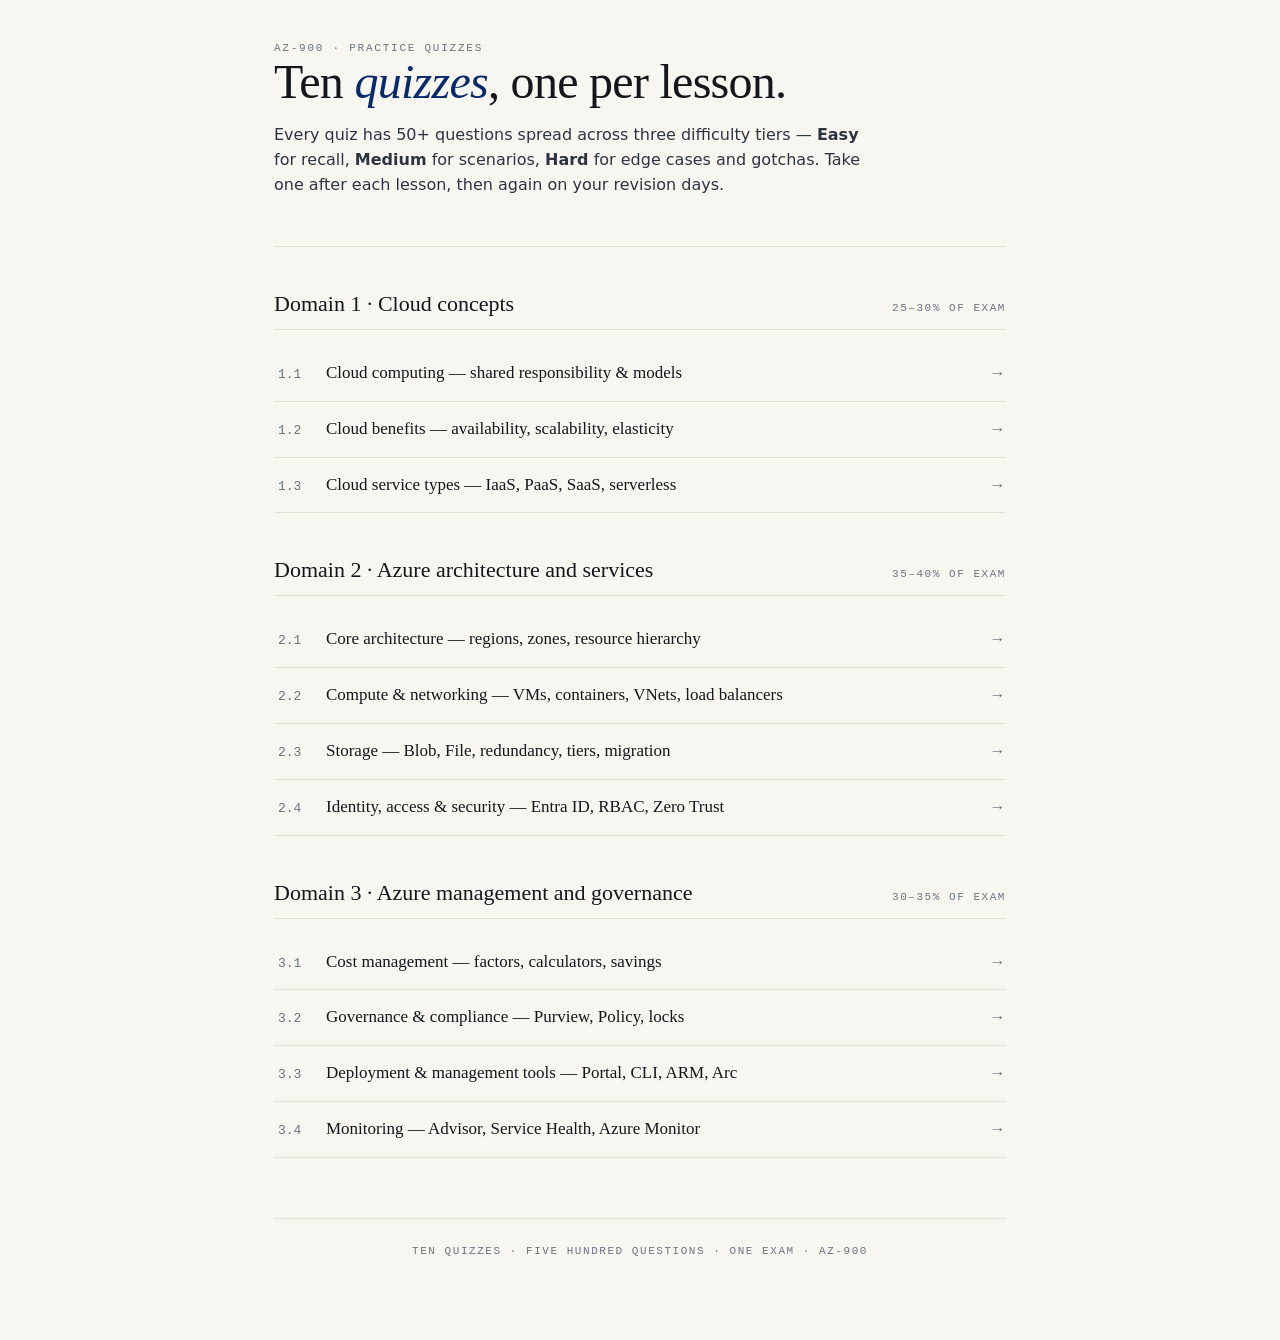
<file: quizzes/index.html>
<!DOCTYPE html>
<html lang="en">
<head>
  <meta charset="UTF-8">
  <meta name="viewport" content="width=device-width, initial-scale=1.0">
  <title>AZ-900 Quizzes · Lesson-by-lesson</title>
  <link rel="stylesheet" href="quiz.css">
</head>
<body>
<div class="container">

  <header class="index-hero">
    <div class="eyebrow">AZ-900 · Practice quizzes</div>
    <h1>Ten <em>quizzes</em>, one per lesson.</h1>
    <p>Every quiz has 50+ questions spread across three difficulty tiers — <strong>Easy</strong> for recall, <strong>Medium</strong> for scenarios, <strong>Hard</strong> for edge cases and gotchas. Take one after each lesson, then again on your revision days.</p>
  </header>

  <section class="domain-group">
    <div class="domain-heading">
      <h2>Domain 1 · Cloud concepts</h2>
      <div class="weight">25–30% of exam</div>
    </div>
    <div class="quiz-list">
      <a href="1.1-cloud-computing.html" class="quiz-item">
        <span class="num">1.1</span>
        <span class="title">Cloud computing — shared responsibility &amp; models</span>
        <span class="arrow">→</span>
      </a>
      <a href="1.2-cloud-benefits.html" class="quiz-item">
        <span class="num">1.2</span>
        <span class="title">Cloud benefits — availability, scalability, elasticity</span>
        <span class="arrow">→</span>
      </a>
      <a href="1.3-cloud-service-types.html" class="quiz-item">
        <span class="num">1.3</span>
        <span class="title">Cloud service types — IaaS, PaaS, SaaS, serverless</span>
        <span class="arrow">→</span>
      </a>
    </div>
  </section>

  <section class="domain-group">
    <div class="domain-heading">
      <h2>Domain 2 · Azure architecture and services</h2>
      <div class="weight">35–40% of exam</div>
    </div>
    <div class="quiz-list">
      <a href="2.1-core-architecture.html" class="quiz-item">
        <span class="num">2.1</span>
        <span class="title">Core architecture — regions, zones, resource hierarchy</span>
        <span class="arrow">→</span>
      </a>
      <a href="2.2-compute-networking.html" class="quiz-item">
        <span class="num">2.2</span>
        <span class="title">Compute &amp; networking — VMs, containers, VNets, load balancers</span>
        <span class="arrow">→</span>
      </a>
      <a href="2.3-storage.html" class="quiz-item">
        <span class="num">2.3</span>
        <span class="title">Storage — Blob, File, redundancy, tiers, migration</span>
        <span class="arrow">→</span>
      </a>
      <a href="2.4-identity-access-security.html" class="quiz-item">
        <span class="num">2.4</span>
        <span class="title">Identity, access &amp; security — Entra ID, RBAC, Zero Trust</span>
        <span class="arrow">→</span>
      </a>
    </div>
  </section>

  <section class="domain-group">
    <div class="domain-heading">
      <h2>Domain 3 · Azure management and governance</h2>
      <div class="weight">30–35% of exam</div>
    </div>
    <div class="quiz-list">
      <a href="3.1-cost-management.html" class="quiz-item">
        <span class="num">3.1</span>
        <span class="title">Cost management — factors, calculators, savings</span>
        <span class="arrow">→</span>
      </a>
      <a href="3.2-governance-compliance.html" class="quiz-item">
        <span class="num">3.2</span>
        <span class="title">Governance &amp; compliance — Purview, Policy, locks</span>
        <span class="arrow">→</span>
      </a>
      <a href="3.3-deployment-management-tools.html" class="quiz-item">
        <span class="num">3.3</span>
        <span class="title">Deployment &amp; management tools — Portal, CLI, ARM, Arc</span>
        <span class="arrow">→</span>
      </a>
      <a href="3.4-monitoring-tools.html" class="quiz-item">
        <span class="num">3.4</span>
        <span class="title">Monitoring — Advisor, Service Health, Azure Monitor</span>
        <span class="arrow">→</span>
      </a>
    </div>
  </section>

  <footer class="page-footer">
    Ten quizzes · Five hundred questions · One exam · AZ-900
  </footer>
</div>
</body>
</html>
</file>
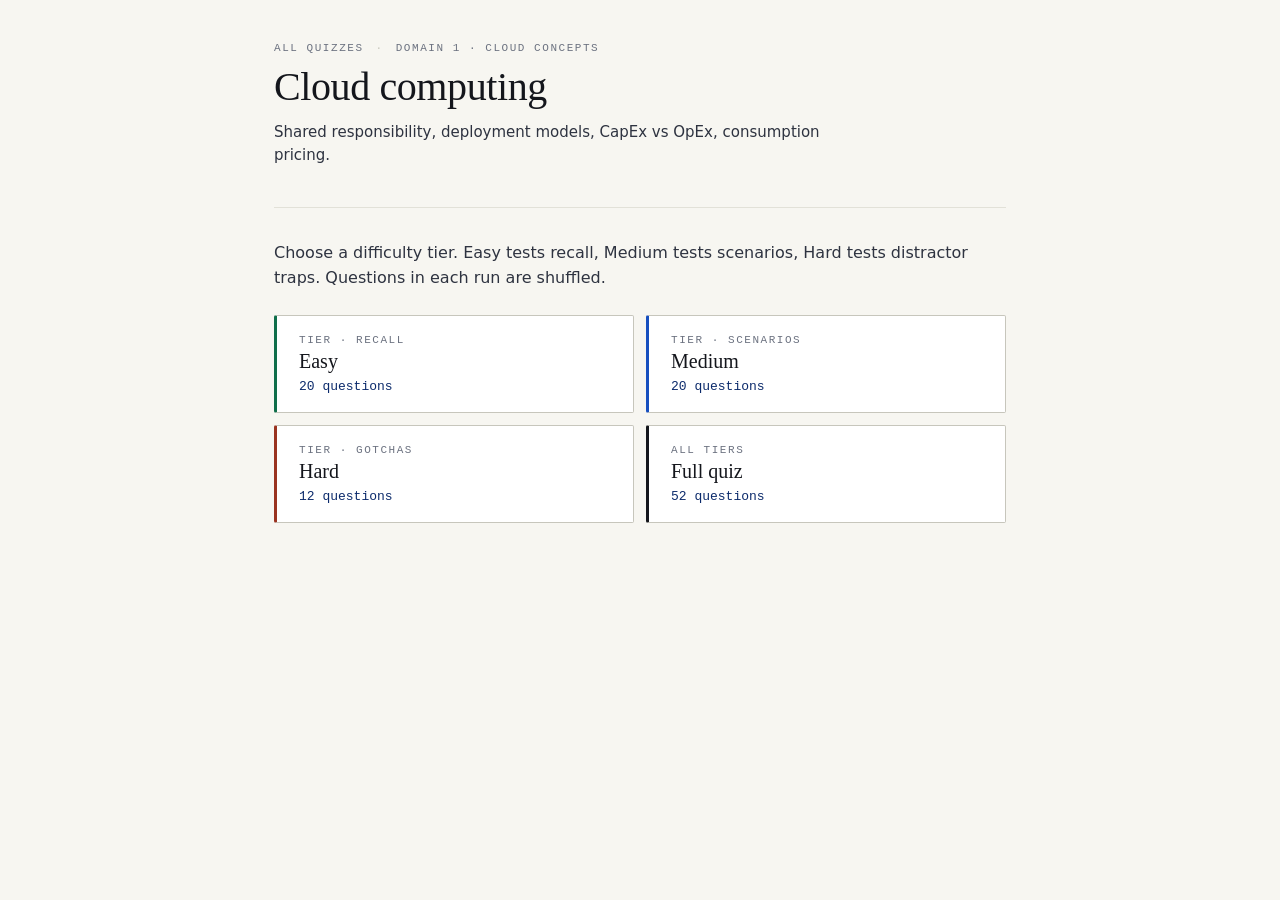
<file: quizzes/1.1-cloud-computing.html>
<!DOCTYPE html>
<html lang="en">
<head>
  <meta charset="UTF-8">
  <meta name="viewport" content="width=device-width, initial-scale=1.0">
  <title>1.1 Cloud computing · AZ-900 quiz</title>
  <link rel="stylesheet" href="quiz.css">
</head>
<body>
<div class="container">

  <header class="q-header">
    <div class="q-crumb">
      <a href="index.html">All quizzes</a>
      <span class="sep">Domain 1 · Cloud concepts</span>
    </div>
    <h1 class="q-title" id="quiz-title">Cloud computing</h1>
    <p class="q-subtitle" id="quiz-subtitle">Shared responsibility, deployment models, CapEx vs OpEx, consumption pricing.</p>
  </header>

  <div id="setup">
    <p class="setup-intro">Choose a difficulty tier. Easy tests recall, Medium tests scenarios, Hard tests distractor traps. Questions in each run are shuffled.</p>
    <div class="setup-diff">
      <button class="start-btn diff-easy" data-difficulty="easy">
        <span class="btn-label">Tier · Recall</span>
        <span class="btn-title">Easy</span>
        <span class="btn-count" id="count-easy">— questions</span>
      </button>
      <button class="start-btn diff-medium" data-difficulty="medium">
        <span class="btn-label">Tier · Scenarios</span>
        <span class="btn-title">Medium</span>
        <span class="btn-count" id="count-medium">— questions</span>
      </button>
      <button class="start-btn diff-hard" data-difficulty="hard">
        <span class="btn-label">Tier · Gotchas</span>
        <span class="btn-title">Hard</span>
        <span class="btn-count" id="count-hard">— questions</span>
      </button>
      <button class="start-btn diff-all" data-difficulty="all">
        <span class="btn-label">All tiers</span>
        <span class="btn-title">Full quiz</span>
        <span class="btn-count" id="count-all">— questions</span>
      </button>
    </div>
  </div>

  <div id="quiz" style="display: none;">
    <div class="q-progress">
      <span>Q<span id="q-num">1</span> / <span id="q-total">0</span></span>
      <div class="progress-track"><div class="progress-fill" id="progress-fill"></div></div>
    </div>
    <div class="q-card">
      <div class="q-meta">
        <span class="chip diff-easy" id="q-difficulty">easy</span>
      </div>
      <div class="q-text" id="q-text"></div>
      <div class="q-options" id="q-options"></div>
      <div class="feedback" id="feedback">
        <div class="feedback-verdict" id="feedback-verdict"></div>
        <div class="feedback-explanation" id="feedback-explanation"></div>
      </div>
      <div class="q-controls">
        <span></span>
        <button class="btn btn-primary" id="next-btn" style="display: none;">Next question</button>
      </div>
    </div>
  </div>

  <div id="results" style="display: none;">
    <div class="results-hero">
      <div class="score-pct" id="score-pct">0%</div>
      <div class="score-fraction"><span id="score-num">0</span> of <span id="score-total">0</span> correct</div>
      <div class="verdict" id="score-verdict"></div>
    </div>
    <div class="results-actions">
      <button class="btn btn-primary" id="retry-btn">Retry same tier</button>
      <button class="btn btn-secondary" id="back-btn">Change tier</button>
    </div>
    <h2 class="review-title">Review</h2>
    <div id="review"></div>
  </div>

</div>

<script>
window.QUIZ_META = {
  title: "Cloud computing",
  code: "1.1",
  domain: "Domain 1",
  subtitle: "Shared responsibility, deployment models, CapEx vs OpEx, consumption pricing."
};

window.QUIZ_QUESTIONS = [
  // ============ EASY (recall) ============
  { q: "What is cloud computing?", o: ["Storing files locally on a personal hard drive", "A programming language designed for web development", "A rack of physical servers deployed in a datacentre", "On-demand delivery of computing services over the internet"], a: 3, d: "easy", e: "Cloud computing is the delivery of computing services (servers, storage, networking, databases, software) over the internet, on-demand, priced per use." },
  { q: "What does CapEx stand for?", o: ["Capital Expenditure", "Capacity Expenditure", "Cloud Expense category", "Cash Position Extension"], a: 0, d: "easy", e: "CapEx = Capital Expenditure — up-front purchase of physical assets that are depreciated over years." },
  { q: "What does OpEx stand for?", o: ["On-premises Expenditure", "Operating External cost", "Operational Expenditure", "Optional Expense category"], a: 2, d: "easy", e: "OpEx = Operational Expenditure — ongoing costs like cloud usage, deducted the year they're incurred." },
  { q: "In a consumption-based pricing model, you pay for:", o: ["A fixed monthly subscription regardless of use", "The number of employees currently using the service", "Only the resources you actually consume", "Nothing until you cancel your subscription"], a: 2, d: "easy", e: "Consumption-based (pay-as-you-go) means you pay for what you use, when you use it. Stop using it and you stop paying." },
  { q: "In Azure, which type of network traffic is generally free?", o: ["Data leaving Azure to the internet (egress)", "Data flowing into Azure from the internet (ingress)", "All cross-region traffic between paired regions", "Network traffic is always billed by volume"], a: 1, d: "easy", e: "Ingress is free. Egress is billed. This is a consistent Azure pricing pattern." },
  { q: "In Azure, which type of network traffic is billed?", o: ["Data ingress from the internet into Azure", "Data at rest inside an Azure storage account", "Traffic between resources in the same VNet", "Data egress leaving Azure to the internet"], a: 3, d: "easy", e: "Egress (data leaving Azure) is billed. Ingress is free." },
  { q: "A cloud environment operated for a single organisation, on-prem or hosted, is called:", o: ["Public cloud", "Hybrid cloud", "Private cloud", "Multi-cloud"], a: 2, d: "easy", e: "Private cloud is single-tenant — dedicated to one organisation. It can be on-prem or hosted by a provider for one customer." },
  { q: "A cloud environment that combines public and private infrastructure is called:", o: ["Hybrid cloud", "Public cloud", "Private cloud", "Multi-cloud"], a: 0, d: "easy", e: "Hybrid cloud combines public + private infrastructure, typically connected via VPN or ExpressRoute." },
  { q: "Using two or more different public cloud providers (e.g. Azure and AWS) is called:", o: ["Hybrid cloud", "Public cloud", "Private cloud", "Multi-cloud"], a: 3, d: "easy", e: "Multi-cloud = using two or more public cloud providers, often to avoid vendor lock-in." },
  { q: "Cloud services hosted by a third-party provider and shared across many customers are:", o: ["Sovereign cloud", "Public cloud", "Private cloud", "On-prem cloud"], a: 1, d: "easy", e: "Public cloud is multi-tenant, hosted by a hyperscaler like Azure, AWS, or GCP." },
  { q: "Which of the following is ALWAYS the customer's responsibility, regardless of service type?", o: ["Physical datacentre security", "Data and information assets", "Physical hardware components", "Network cabling infrastructure"], a: 1, d: "easy", e: "Data, devices, and identities are always the customer's responsibility — in IaaS, PaaS, and SaaS." },
  { q: "In IaaS, who is responsible for patching the guest operating system?", o: ["The customer (guest OS is their duty)", "The provider (Microsoft patches the OS)", "Shared jointly between the two parties", "Neither — patching happens automatically"], a: 0, d: "easy", e: "In IaaS the customer manages everything from the guest OS up, including patches, antivirus, and hardening." },
  { q: "In SaaS, who manages the application code?", o: ["The customer's development team", "The cloud provider hosting the app", "A third-party integration contractor", "The customer's internal IT department"], a: 1, d: "easy", e: "In SaaS the provider manages the entire application. The customer manages only data, users, and configuration." },
  { q: "The physical datacentre is the responsibility of:", o: ["Customer — for any cloud service type", "Customer for IaaS, provider for PaaS/SaaS", "It varies depending on the Azure region", "Provider — for every cloud service type"], a: 3, d: "easy", e: "Physical hosts, physical network, and physical datacentre are always the provider's responsibility in cloud." },
  { q: "Which term describes provisioning resources without needing human interaction from the provider?", o: ["Broad network access", "On-demand self-service", "Resource pooling", "Measured service"], a: 1, d: "easy", e: "On-demand self-service is one of the five NIST cloud characteristics — you spin up what you need without a ticket to the provider." },
  { q: "Which term describes multi-tenant sharing of provider resources across customers?", o: ["Rapid elasticity", "Broad network access", "Resource pooling", "Measured service"], a: 2, d: "easy", e: "Resource pooling — the provider's resources are shared across many customers (multi-tenant)." },
  { q: "Which cloud property allows you to scale resources quickly to meet demand?", o: ["Rapid elasticity", "Broad network access", "Measured service", "On-demand self-service"], a: 0, d: "easy", e: "Rapid elasticity — resources can be scaled quickly, often automatically, to match demand." },
  { q: "Cloud services are billed based on measured consumption. What is this characteristic called?", o: ["On-demand self-service", "Resource pooling", "Measured service", "Broad network access"], a: 2, d: "easy", e: "Measured service — usage is metered and billed accordingly." },
  { q: "Which cloud deployment model offers the lowest up-front cost and fastest time to deploy?", o: ["Private cloud", "Hybrid cloud", "Public cloud", "On-prem datacentre"], a: 2, d: "easy", e: "Public cloud has the lowest up-front cost (no hardware to buy) and can be provisioned in minutes." },
  { q: "Which Microsoft service enables management of resources across on-prem, other clouds, and Azure from a single control plane?", o: ["Azure Front Door (edge CDN)", "Azure Monitor (telemetry)", "Azure Firewall (network security)", "Azure Arc (unified control plane)"], a: 3, d: "easy", e: "Azure Arc extends Azure's control plane to on-prem, other clouds, and edge — enabling unified Policy, RBAC, and management." },

  // ============ MEDIUM (scenarios/comparisons) ============
  { q: "A company keeps sensitive customer data on-prem but uses Azure for elastic compute during peak traffic. Which cloud model?", o: ["Public cloud", "Community cloud", "Hybrid cloud", "Private cloud", "Multi-cloud (Azure + AWS)"], a: 2, d: "medium", e: "Hybrid cloud combines private (on-prem sensitive data) with public (Azure elastic compute), connected via VPN or ExpressRoute." },
  { q: "A startup wants to launch a new app in one week with no up-front hardware purchase. Best fit?", o: ["Private cloud", "Hybrid cloud", "Multi-cloud", "Public cloud"], a: 3, d: "medium", e: "Public cloud offers fastest time to deploy and lowest up-front cost — ideal for a startup with variable demand." },
  { q: "A bank must keep all customer data on infrastructure fully controlled by them for regulatory reasons. Which cloud model fits?", o: ["Private cloud", "Public cloud", "Hybrid cloud", "Multi-cloud"], a: 0, d: "medium", e: "Private cloud gives the highest control and can be easier to align to strict regulatory or sovereignty requirements." },
  { q: "The CFO wants to reduce capital expenditure by using a variable-cost IT model. Which financial shift describes cloud migration?", o: ["OpEx to CapEx conversion", "ROI to NPV framework", "Fixed to variable expenses only", "CapEx to OpEx transition", "Depreciation to amortisation"], a: 3, d: "medium", e: "Cloud shifts spending from CapEx (buy hardware) to OpEx (pay for what you use) — the classic executive value proposition." },
  { q: "Which is TRUE about the consumption-based cloud pricing model?", o: ["You pay a fixed monthly fee regardless of usage", "You must commit to a minimum yearly spend upfront", "It applies only to storage services, not compute", "Only enterprise contracts qualify for this model", "You pay for what you use with no up-front cost"], a: 4, d: "medium", e: "Consumption-based = no commitment, no up-front cost, pay for what you actually use." },
  { q: "A company splits workloads across Azure and AWS to avoid vendor lock-in. This is:", o: ["Multi-cloud", "Hybrid cloud", "Community cloud", "Private cloud"], a: 0, d: "medium", e: "Multi-cloud is two or more public cloud providers. Avoiding lock-in is a common reason to adopt it." },
  { q: "Which security responsibility is ALWAYS the customer's, regardless of IaaS/PaaS/SaaS?", o: ["Physical host servers", "Information and data", "Physical network cabling", "Physical building security"], a: 1, d: "medium", e: "Data, identities, and endpoints (devices) are always customer-owned — even in SaaS." },
  { q: "In PaaS, which is the provider's responsibility?", o: ["Application source code", "The operating system", "Data stored in the app", "User identity accounts"], a: 1, d: "medium", e: "In PaaS the provider manages the OS, runtime, and infrastructure. The customer supplies application code and data." },
  { q: "In IaaS, which is the CUSTOMER's responsibility?", o: ["Physical network infrastructure", "The underlying hypervisor", "Guest OS patching and updates", "Physical datacentre security"], a: 2, d: "medium", e: "In IaaS the customer patches the guest OS. Physical layers are always the provider's." },
  { q: "Which is a benefit of public cloud over private cloud?", o: ["More administrative control over hardware", "Fastest deploy time and lowest up-front cost", "Better compliance for data sovereignty needs", "Guaranteed dedicated single-tenant hardware"], a: 1, d: "medium", e: "Public cloud wins on speed and cost. Private cloud wins on control and (often) compliance ease." },
  { q: "In hybrid cloud, private-to-Azure communication is typically established with:", o: ["Only unencrypted public internet", "Manual export/import data transfer", "Direct physical fibre to Azure datacentres", "VPN Gateway or ExpressRoute circuits", "Local peering exchange only"], a: 3, d: "medium", e: "VPN Gateway (encrypted over internet) or ExpressRoute (private circuit) provides the hybrid connectivity." },
  { q: "If you deallocate a VM in Azure but keep its managed disk, what happens to billing?", o: ["Nothing is billed after deallocation", "Compute keeps billing; disk stops billing", "Compute stops billing; disk keeps billing", "Both compute and disk continue billing"], a: 2, d: "medium", e: "Deallocation frees the compute (no more VM-hour charges). The managed disk (storage) still accrues charges." },
  { q: "In SaaS, what does the customer typically still need to manage?", o: ["Data, users, and configuration", "Application source code", "Physical server hardware", "The underlying operating system"], a: 0, d: "medium", e: "Even in SaaS you own your data, your user identities, and how you configure the product." },
  { q: "Which is an example of SaaS?", o: ["Microsoft 365 platform", "Azure Virtual Machines", "Azure Kubernetes Service", "Azure SQL Database"], a: 0, d: "medium", e: "Microsoft 365 is finished, subscription-delivered productivity software — the canonical SaaS example." },
  { q: "Which is an example of IaaS?", o: ["Microsoft 365 platform", "Dynamics 365 CRM", "Salesforce Cloud", "Azure Virtual Machines"], a: 3, d: "medium", e: "Azure Virtual Machines is pure IaaS — you rent virtualised infrastructure and manage the guest OS up." },
  { q: "Which is an example of PaaS?", o: ["Azure Virtual Machines", "Azure App Service platform", "Microsoft 365 platform", "On-prem Windows Server"], a: 1, d: "medium", e: "Azure App Service is PaaS — you deploy code, Azure manages the runtime and OS." },
  { q: "A hospital keeps patient records in a private datacentre for compliance and runs analytics in Azure. This architecture is:", o: ["Public cloud only", "Multi-cloud", "Private cloud only", "Community cloud", "Hybrid cloud"], a: 4, d: "medium", e: "Hybrid — private (on-prem PHI) + public (Azure analytics) working together." },
  { q: "Your company runs workloads in both Azure and Google Cloud. This is:", o: ["Hybrid cloud", "Community cloud", "Multi-cloud", "Private cloud"], a: 2, d: "medium", e: "Multi-cloud = more than one public provider. Azure + GCP qualifies." },
  { q: "Physical security of datacentres is the responsibility of:", o: ["The provider for any cloud service type", "The customer for any cloud service type", "Customer only for IaaS deployments", "It depends on the Azure region chosen"], a: 0, d: "medium", e: "Physical security is always the provider's job in cloud — one of the biggest security wins in the shift to cloud." },
  { q: "Which is a characteristic of \"resource pooling\" in cloud computing?", o: ["Dedicated single-tenant infrastructure", "Customer buys and owns the hardware", "Multi-tenant sharing of provider resources", "Static one-time allocation of resources", "Locked capacity reserved per tenant"], a: 2, d: "medium", e: "Resource pooling means the provider's resources are shared across many customers using logical isolation." },

  // ============ HARD (nuance, gotchas, edge cases) ============
  { q: "Under the shared responsibility model, who is responsible for network controls in PaaS?", o: ["Fully the customer's responsibility", "Fully the provider's responsibility", "Shared between customer and provider", "Neither — networking is automatic"], a: 2, d: "hard", e: "In PaaS network controls are shared — the provider manages the underlying network, but the customer still configures VNet integration, firewalls, and app-level controls." },
  { q: "Which is CORRECT about cross-region data transfer costs in Azure?", o: ["All cross-region data transfer is free", "Only intra-region traffic is billed", "Cross-region ingress billed, egress free", "Ingress free; cross-region egress billed"], a: 3, d: "hard", e: "Ingress is always free. Egress is billed, and cross-region egress (moving data between regions) is typically more expensive than internet egress." },
  { q: "A multi-cloud deployment offers which benefit over hybrid cloud?", o: ["Lower cost due to consolidated billing", "Avoids lock-in and enables best-of-breed picks", "Better latency for on-prem users", "Requires fewer identities to manage across clouds", "Unifies compliance across providers automatically"], a: 1, d: "hard", e: "Multi-cloud diversifies across providers, reducing lock-in risk. Hybrid connects public to private but doesn't diversify providers." },
  { q: "In the CapEx model, IT equipment is depreciated. In the OpEx cloud model, the equivalent accounting behaviour is:", o: ["You still depreciate the resource over years", "Costs are expensed the year they are incurred", "You must reserve capacity for five years upfront", "The provider capitalises your usage on its books"], a: 1, d: "hard", e: "OpEx is expensed in the period incurred, not depreciated. That's part of what makes it more flexible for finance teams." },
  { q: "If a SaaS vendor experiences a breach that exposes your customer records, whose data is at risk?", o: ["The customer's data — always customer-owned", "Only the vendor's data is at risk", "Only if the customer misconfigured the app", "Neither — SaaS vendors indemnify all data"], a: 0, d: "hard", e: "Data is always the customer's responsibility regardless of service type. Contractual liability may still fall on the vendor for negligence, but the data's fate is the customer's concern." },
  { q: "A key trade-off of private cloud vs public cloud is:", o: ["Public cloud has higher up-front costs", "Private has less scale but more control and compliance", "Public cloud offers dedicated single-tenant hardware", "Private cloud has better global geographic reach"], a: 1, d: "hard", e: "Private cloud sacrifices scale and elasticity for control and compliance. Public cloud is the inverse trade." },
  { q: "Which is TRUE about the shared responsibility line?", o: ["It's fixed for every cloud service type", "It's determined by deployment model (public/private)", "It moves depending on service type (IaaS/PaaS/SaaS)", "It's determined by the Azure region chosen", "It's negotiated per customer contract terms"], a: 2, d: "hard", e: "The shared responsibility line depends on the *service type*: more customer responsibility in IaaS, less in SaaS." },
  { q: "An Azure IaaS VM has an unpatched OS-level vulnerability that is exploited. Who is responsible?", o: ["The customer — guest OS is theirs in IaaS", "Microsoft, as the cloud provider", "Shared 50/50 between customer and Microsoft", "The original author of the exploit"], a: 0, d: "hard", e: "In IaaS the customer owns everything from the guest OS up, including patching. Microsoft is not responsible for a customer's unpatched OS." },
  { q: "Which of these is NOT a cloud deployment model?", o: ["Public cloud", "Private cloud", "Hybrid cloud", "Multi-cloud", "Serverless"], a: 4, d: "hard", e: "Serverless is a *compute/consumption model*, not a deployment model. Deployment models = public / private / hybrid / (multi-cloud)." },
  { q: "What is the correct order from LEAST to MOST customer control?", o: ["IaaS → PaaS → SaaS", "PaaS → SaaS → IaaS", "SaaS → IaaS → PaaS", "SaaS → PaaS → IaaS"], a: 3, d: "hard", e: "SaaS has the least customer control (data only). IaaS has the most (everything up from the OS). PaaS is in the middle." },
  { q: "To standardise Azure Policy across on-prem servers, AWS EC2 instances, and Azure VMs, what enables this?", o: ["Azure Bastion (secure VM access)", "Azure Front Door (CDN and routing)", "Azure Monitor (metrics only)", "Azure Lighthouse (multi-tenant mgmt)", "Azure Arc (extends Azure to on-prem)"], a: 4, d: "hard", e: "Azure Arc extends Azure's control plane (including Policy) to non-Azure resources — on-prem, other clouds, and edge." },
  { q: "In which service types does the customer NOT manage the runtime or middleware?", o: ["IaaS environments only", "PaaS and SaaS both", "On-prem workloads only", "SaaS environments only"], a: 1, d: "hard", e: "In both PaaS and SaaS the provider manages the runtime and middleware. In IaaS the customer manages them (they run inside the VM's guest OS)." }
];
</script>
<script src="quiz.js"></script>
</body>
</html>
</file>
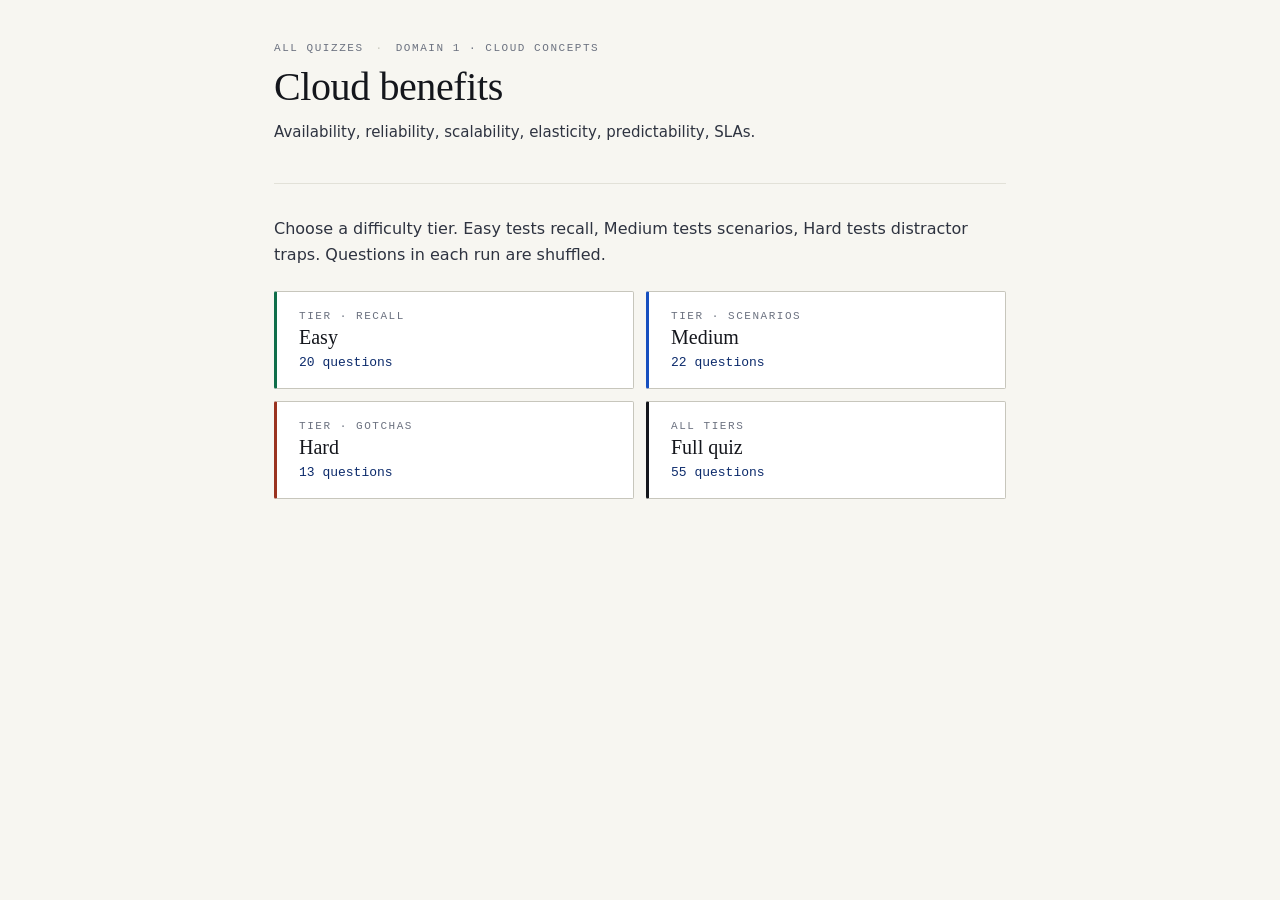
<file: quizzes/1.2-cloud-benefits.html>
<!DOCTYPE html>
<html lang="en">
<head>
  <meta charset="UTF-8">
  <meta name="viewport" content="width=device-width, initial-scale=1.0">
  <title>1.2 Cloud benefits · AZ-900 quiz</title>
  <link rel="stylesheet" href="quiz.css">
</head>
<body>
<div class="container">

  <header class="q-header">
    <div class="q-crumb">
      <a href="index.html">All quizzes</a>
      <span class="sep">Domain 1 · Cloud concepts</span>
    </div>
    <h1 class="q-title">Cloud benefits</h1>
    <p class="q-subtitle">Availability, reliability, scalability, elasticity, predictability, SLAs.</p>
  </header>

  <div id="setup">
    <p class="setup-intro">Choose a difficulty tier. Easy tests recall, Medium tests scenarios, Hard tests distractor traps. Questions in each run are shuffled.</p>
    <div class="setup-diff">
      <button class="start-btn diff-easy" data-difficulty="easy"><span class="btn-label">Tier · Recall</span><span class="btn-title">Easy</span><span class="btn-count" id="count-easy">— questions</span></button>
      <button class="start-btn diff-medium" data-difficulty="medium"><span class="btn-label">Tier · Scenarios</span><span class="btn-title">Medium</span><span class="btn-count" id="count-medium">— questions</span></button>
      <button class="start-btn diff-hard" data-difficulty="hard"><span class="btn-label">Tier · Gotchas</span><span class="btn-title">Hard</span><span class="btn-count" id="count-hard">— questions</span></button>
      <button class="start-btn diff-all" data-difficulty="all"><span class="btn-label">All tiers</span><span class="btn-title">Full quiz</span><span class="btn-count" id="count-all">— questions</span></button>
    </div>
  </div>

  <div id="quiz" style="display: none;">
    <div class="q-progress"><span>Q<span id="q-num">1</span> / <span id="q-total">0</span></span><div class="progress-track"><div class="progress-fill" id="progress-fill"></div></div></div>
    <div class="q-card">
      <div class="q-meta"><span class="chip diff-easy" id="q-difficulty">easy</span></div>
      <div class="q-text" id="q-text"></div>
      <div class="q-options" id="q-options"></div>
      <div class="feedback" id="feedback"><div class="feedback-verdict" id="feedback-verdict"></div><div class="feedback-explanation" id="feedback-explanation"></div></div>
      <div class="q-controls"><span></span><button class="btn btn-primary" id="next-btn" style="display: none;">Next question</button></div>
    </div>
  </div>

  <div id="results" style="display: none;">
    <div class="results-hero">
      <div class="score-pct" id="score-pct">0%</div>
      <div class="score-fraction"><span id="score-num">0</span> of <span id="score-total">0</span> correct</div>
      <div class="verdict" id="score-verdict"></div>
    </div>
    <div class="results-actions">
      <button class="btn btn-primary" id="retry-btn">Retry same tier</button>
      <button class="btn btn-secondary" id="back-btn">Change tier</button>
    </div>
    <h2 class="review-title">Review</h2>
    <div id="review"></div>
  </div>

</div>

<script>
window.QUIZ_META = { title: "Cloud benefits", code: "1.2", domain: "Domain 1" };

window.QUIZ_QUESTIONS = [
  // EASY
  { q: "What does 'availability' measure in a cloud service?", o: ["The number of features the service exposes", "The speed at which the service loads pages", "The number of concurrent users supported", "The percentage of time it is operational"], a: 3, d: "easy", e: "Availability is uptime — the percentage of time a system is operational and reachable." },
  { q: "What does 'reliability' describe in a cloud service?", o: ["Uptime percentage of the service", "Speed of API calls under normal load", "Ability to recover from failures", "The number of exposed API features"], a: 2, d: "easy", e: "Reliability is fault-recovery. Availability = is it up? Reliability = can it recover if something breaks?" },
  { q: "What is 'scalability'?", o: ["Capability to change capacity with demand", "Automatic scaling based on real-time load", "Running a fixed capacity at all times", "The maximum concurrent user count"], a: 0, d: "easy", e: "Scalability is the *capability* to change capacity. Elasticity adds automation to that capability." },
  { q: "'Vertical scaling' means:", o: ["Adding more instances behind a load balancer", "Moving resources to a different region", "Changing to a different pricing tier", "Changing the size of one resource"], a: 3, d: "easy", e: "Vertical = up/down. Bigger or smaller instance." },
  { q: "'Horizontal scaling' means:", o: ["Making an existing VM SKU bigger", "Adding or removing identical instances", "Moving to a smaller / cheaper SKU", "Replicating data across two regions"], a: 1, d: "easy", e: "Horizontal = out/in. More or fewer identical instances." },
  { q: "What is 'elasticity'?", o: ["The maximum instance count allowed", "Manual scaling initiated by an operator", "Automatic scaling in response to demand", "Ability to burst network bandwidth briefly"], a: 2, d: "easy", e: "Elasticity is a subset of scalability — scaling that happens *automatically* without operator intervention." },
  { q: "Approximately how much downtime per year does 99.9% availability allow?", o: ["About 5 minutes", "About 52 minutes", "About 3.65 days", "About 8.76 hours"], a: 3, d: "easy", e: "99.9% (three nines) ≈ 8.76 hours of downtime per year." },
  { q: "Approximately how much downtime per year does 99.99% availability allow?", o: ["About 52 minutes", "About 5 minutes", "About 8.76 hours", "About 3.65 days"], a: 0, d: "easy", e: "99.99% (four nines) ≈ 52 minutes of downtime per year." },
  { q: "What is an SLA?", o: ["Azure's premium support pricing tier", "The provider's Service Level Agreement", "A security control for identity access", "A geographic region grouping level"], a: 1, d: "easy", e: "SLA = Service Level Agreement. It's the provider's contractual promise about availability, performance, or support." },
  { q: "The Azure SLA for a single VM using Premium SSD or Ultra Disk is:", o: ["99.95%", "99%", "99.9%", "99.99%"], a: 2, d: "easy", e: "A single VM with Premium/Ultra Disk gets 99.9%. Move to an Availability Set → 99.95%. Move to Availability Zones → 99.99%." },
  { q: "The Azure VM SLA when deployed in an Availability Set is:", o: ["99.95%", "99.9%", "99.99%", "100%"], a: 0, d: "easy", e: "Availability Sets deliver 99.95% by distributing VMs across fault + update domains inside a single datacentre." },
  { q: "The Azure VM SLA when deployed across Availability Zones is:", o: ["99.9%", "99.99%", "99.95%", "100%"], a: 1, d: "easy", e: "Availability Zones deliver the highest VM SLA — 99.99% — by spreading VMs across separate datacentres inside a region." },
  { q: "Predictability in cloud services has two important aspects. Which ones?", o: ["Speed and security", "Latency and throughput", "Performance and cost", "Region and time"], a: 2, d: "easy", e: "Cloud predictability covers both *performance predictability* (consistent behaviour under load) and *cost predictability* (clear pricing tools)." },
  { q: "'Manageability of the cloud' refers to:", o: ["Configuring the Azure platform itself", "How you interact with Azure resources", "Managing the physical hardware layer", "The provider's operational employees"], a: 1, d: "easy", e: "Management *of* the cloud = how you interact with resources. Management *in* the cloud = how you configure Azure itself." },
  { q: "What is 'governance' in a cloud context?", o: ["Physical datacentre building security", "The provider's corporate headquarters", "Enforcing standards and compliance", "A dedicated network routing protocol"], a: 2, d: "easy", e: "Governance = enforcing rules (like Policy), controlling access (RBAC), and staying compliant across your Azure estate." },
  { q: "Which is TRUE about cloud security responsibilities?", o: ["The provider handles all security itself", "Provider takes some; customer owns data + IDs", "The customer handles all security itself", "Neither party has security responsibility"], a: 1, d: "easy", e: "Cloud shifts *some* responsibilities (physical, hypervisor) to the provider. Data, identities, and applications remain the customer's." },
  { q: "What does 'composite SLA' mean?", o: ["The sum of dependent service SLAs", "The product of dependent service SLAs", "The average of dependent service SLAs", "The lowest dependent service SLA"], a: 1, d: "easy", e: "Composite SLA is the *product* of dependent SLAs. Two 99.9% services in series ≈ 99.8% combined." },
  { q: "In cloud, which type of scaling changes the *size* of a resource?", o: ["Horizontal", "Diagonal", "Elastic", "Vertical"], a: 3, d: "easy", e: "Vertical scaling changes the size (SKU) of one resource — bigger CPU, more RAM." },
  { q: "In cloud, which type of scaling changes the *number* of resources?", o: ["Horizontal", "Vertical", "Automatic", "Rapid"], a: 0, d: "easy", e: "Horizontal scaling changes the number of identical instances (scale out / scale in)." },
  { q: "Elasticity is a subset of which broader cloud property?", o: ["Reliability", "Security", "Availability", "Scalability"], a: 3, d: "easy", e: "Elasticity = scalability with automation. It's a subset of scalability, adding automatic response to demand." },

  // MEDIUM
  { q: "You need to guarantee no downtime if a rack in a single datacentre fails. What's the minimum you should use?", o: ["A single VM with Premium SSD storage", "An Availability Set within one datacentre", "Availability Zones across the region", "Region pairs with geo-replication", "Reserved Instance capacity guarantee"], a: 1, d: "medium", e: "Availability Sets distribute VMs across fault + update domains inside a single datacentre — protecting against rack-level failure." },
  { q: "You need to guarantee no downtime if an entire datacentre inside a region fails. What should you use?", o: ["Availability Zones across the region", "A single VM with premium storage", "An Availability Set in one datacentre", "Local disk redundancy with backups"], a: 0, d: "medium", e: "Availability Zones spread VMs across separate datacentres inside a region, protecting against a full-DC failure." },
  { q: "A composite service uses three dependent services, each with a 99.9% SLA. What is the approximate composite SLA?", o: ["99.9%", "99.99%", "99.6%", "99.7%"], a: 3, d: "medium", e: "0.999 × 0.999 × 0.999 ≈ 0.997 = 99.7%. Composite SLA is the *product*, not the average or the minimum." },
  { q: "Your web app experiences unpredictable traffic spikes. You want capacity to grow and shrink automatically. What do you need?", o: ["Vertical scaling to a bigger SKU", "Elasticity with auto-scaling rules", "Reliability with region failover", "High availability with a load balancer", "Cost predictability through reservations"], a: 1, d: "medium", e: "Elasticity — automatic scaling in response to real-time demand — is exactly the fit for unpredictable, bursty workloads." },
  { q: "A team resizes a VM from Standard_D2s_v3 to Standard_D8s_v3. This is:", o: ["Horizontal scaling", "Region scaling", "Vertical scaling", "Elastic scaling"], a: 2, d: "medium", e: "Changing the size (SKU) of a resource is vertical scaling — 'up/down', not 'out/in'." },
  { q: "A VM Scale Set adds three more instances during a traffic spike. This is:", o: ["Vertical scaling", "Vertical elasticity", "Regional replication", "Horizontal scaling"], a: 3, d: "medium", e: "Adding more instances = horizontal scaling. If it's automatic (which VMSS supports), it's also elasticity." },
  { q: "Which is TRUE about scalability vs elasticity?", o: ["Elasticity is scalability with automation added", "They mean essentially the same thing", "Scalability strictly requires elasticity", "Elasticity is horizontal; scalability is vertical"], a: 0, d: "medium", e: "Scalability = *capability* to change capacity. Elasticity = scalability + automation." },
  { q: "Availability and reliability differ in that:", o: ["They effectively mean the same thing", "Availability = performance; reliability = security", "Availability = uptime; reliability = fault recovery", "Reliability is a subset of availability itself"], a: 2, d: "medium", e: "Availability answers 'is it up right now?'. Reliability answers 'can it recover if something breaks?'." },
  { q: "You want cost predictability for a stable production workload. Which combination helps most?", o: ["Spot VMs and Autoscale rules", "Public IPs with load balancers", "Availability Sets in one DC", "Geo-redundant storage replication", "Reservations, budgets and alerts"], a: 4, d: "medium", e: "Predictable spend comes from reserving capacity (RIs / Savings Plans) and monitoring with budgets + alerts." },
  { q: "Vertical scaling has which key limitation?", o: ["It has a ceiling — the largest SKU", "It costs more per second than horizontal", "It is slower to configure and deploy", "It requires more cross-region planning"], a: 0, d: "medium", e: "Vertical scaling has an upper limit (the largest SKU). Horizontal scaling is theoretically unbounded." },
  { q: "Horizontal scaling typically requires which application property?", o: ["Windows OS on all instances", "Stateless or externalised state", "A public IP on each node", "A relational database backend"], a: 1, d: "medium", e: "Horizontal scaling assumes any instance can serve any request. That requires the app to be stateless (or store state externally)." },
  { q: "Which cloud benefit is BEST addressed by geo-redundant storage and region pairs?", o: ["Elasticity", "Cost predictability", "Reliability", "Security"], a: 2, d: "medium", e: "Reliability = fault recovery. Region pairs + geo-redundant storage provide DR capability, which is a reliability capability." },
  { q: "You need consistent performance for a workload with steady demand and no bursts. Which capability matters most?", o: ["Predictability", "Elasticity", "Manageability", "Multi-cloud"], a: 0, d: "medium", e: "For steady predictable workloads, cost and performance predictability matter more than elasticity." },
  { q: "Cloud manageability includes which of these?", o: ["Physical datacentre wiring layout", "Building maintenance schedules", "Template-driven IaC and event automation", "Datacentre HVAC monitoring dashboards"], a: 2, d: "medium", e: "Cloud manageability = IaC, autoscale, alerts, automation — the operational tools that let a small team manage a lot of resources." },
  { q: "You must satisfy a compliance requirement that all Azure resources have an 'Environment' tag. Which cloud capability enables enforcement?", o: ["Elasticity through auto-scaling", "Governance via Azure Policy", "Reliability via region pairs", "Availability across zones"], a: 1, d: "medium", e: "Governance — specifically Azure Policy — enforces organisational rules like required tags." },
  { q: "Which is FALSE about cloud SLAs?", o: ["Different services have different SLA percentages", "SLAs may vary based on redundancy configuration", "Some services offer no SLA in preview tier", "All Azure services carry identical SLA percentages"], a: 3, d: "medium", e: "SLAs vary widely by service, tier, and configuration. Free / preview services often have no SLA at all." },
  { q: "Availability Zones protect against which of these failures?", o: ["Datacentre-wide outage inside a region", "Rack-level power loss only", "Region-wide natural disaster event", "The provider ceasing all operations"], a: 0, d: "medium", e: "AZs cover datacentre-level failures within a region. Region-wide loss needs region pairs / geo-redundant patterns." },
  { q: "Which capability makes it possible to standardise deployments across environments (dev/test/prod)?", o: ["Elasticity via auto-scaling", "Availability Zones for high uptime", "Multi-cloud portable services", "Manageability via Infrastructure as Code"], a: 3, d: "medium", e: "IaC (ARM / Bicep) is a manageability capability — reproducible, versioned infrastructure across environments." },
  { q: "In Azure, which is TRUE about cloud governance features?", o: ["Policy and RBAC are alternatives; pick one", "Governance only applies to regulated industries", "Policy governs config; RBAC governs access", "Only large enterprises actually need governance", "RBAC governs config; Policy governs access"], a: 2, d: "medium", e: "Policy (what configurations are allowed) and RBAC (who can do what) are complementary tools, not alternatives." },
  { q: "Which is true about the cost predictability aspect of the cloud?", o: ["Pricing/TCO calculators, budgets, and alerts enable it", "Cloud costs cannot be reliably predicted", "Cost predictability requires a 3-year commit", "Only Reserved Instances give cost predictability"], a: 0, d: "medium", e: "Cost predictability comes from planning tools (Pricing / TCO Calculators) + operational tools (Cost Management + Billing, budgets, alerts)." },
  { q: "A specific Azure feature is currently in Public Preview. What SLA applies to it?", o: ["Same SLA as the equivalent GA service", "A reduced 'preview SLA' of 99%", "99.9% by default for all previews", "No SLA — Preview services aren't SLA-backed"], a: 3, d: "medium", e: "Preview and Free-tier services carry no SLA. Higher paid tiers generally come with higher SLAs — but Preview is always 'use at your own risk'." },
  { q: "Three services chained in a critical path have SLAs of 99.9%, 99.95%, and 99.99%. What is the approximate composite SLA?", o: ["99.9% (the lowest of the three)", "About 99.84% — product of the three SLAs", "99.99% (the highest of the three)", "About 99.95% (the mean of the three)"], a: 1, d: "medium", e: "Composite SLA is the product: 0.999 × 0.9995 × 0.9999 ≈ 0.9984 = 99.84%. It's worse than any single dependency, never better." },

  // HARD
  { q: "Two services with 99.95% SLAs run in series in a critical path. What is the approximate composite SLA?", o: ["99.95%", "99.98%", "99.99%", "99.90%"], a: 3, d: "hard", e: "0.9995 × 0.9995 ≈ 0.9990 = 99.9%. Composite SLA is the product of dependent SLAs." },
  { q: "Which of these is closest to five nines (99.999%) of downtime per year?", o: ["About 52 minutes", "About 8.76 hours", "About 5 minutes", "About 3.65 days"], a: 2, d: "hard", e: "99.999% ≈ 5.26 minutes per year. Rare in Azure — most Azure services target 99.9–99.99%." },
  { q: "You have a workload that MUST be available even if an entire Azure region fails. Which combination protects you?", o: ["Availability Sets within one region", "Availability Zones within one region", "Reserved Instance capacity guarantees", "Multi-region deployment + geo-replication", "Local disk backups taken every hour"], a: 3, d: "hard", e: "AZs only protect against DC-level failure inside a region. To survive a whole-region outage you need cross-region deployment + geo-redundant data." },
  { q: "In an availability set, how are VMs distributed?", o: ["Across fault + update domains in one DC", "Across regions of the subscription", "Across availability zones in one region", "Randomly across the whole subscription"], a: 0, d: "hard", e: "Availability Sets use fault domains (racks) + update domains (maintenance windows) inside a single datacentre." },
  { q: "Which is TRUE about how elasticity is implemented for Azure Functions on the consumption plan?", o: ["It requires an Availability Set backing", "Horizontal scaling of pre-provisioned VMs", "Automatic scaling that reaches zero when idle", "It requires a Bicep template deployment"], a: 2, d: "hard", e: "Azure Functions consumption plan is inherently elastic — scales to zero when idle, up automatically on trigger." },
  { q: "Reliability and availability sometimes conflict in design. Which choice sacrifices availability for reliability?", o: ["Running one VM in one region only", "Running behind a load balancer pool", "Using premium storage on every disk", "Enabling geo-redundant backup nightly", "Failover to secondary during maintenance"], a: 4, d: "hard", e: "Deliberate failover for maintenance windows may briefly reduce availability but improves the system's ability to survive real failure — a reliability improvement." },
  { q: "Cost predictability in Azure is BEST supported by which combination of tools?", o: ["Only Reserved Instances every 3 years", "Pricing/TCO Calculator + Cost Management", "Autoscale rules with load balancers", "Checking the Azure Portal daily manually"], a: 1, d: "hard", e: "Pricing Calculator (plan new spend) + TCO Calculator (compare vs on-prem) + Cost Management + Billing (analyse + alert on actual spend)." },
  { q: "Which of these MOST accurately captures the difference between scalability and elasticity?", o: ["Scalability is manual; elasticity is automatic", "Scalability is horizontal; elasticity is vertical", "There is no real meaningful difference", "Scalability is regional; elasticity is global", "Scalability = capability; elasticity = automation"], a: 4, d: "hard", e: "Scalability = *capability* to change capacity. Elasticity = scalability *with automation* to react to real-time demand." },
  { q: "Why does horizontal scaling generally provide better resilience than vertical scaling?", o: ["Vertical scaling only works in some regions", "Vertical scaling always costs more per hour", "Horizontal scaling needs less network bandwidth", "Many small instances survive; one big VM is a SPOF"], a: 3, d: "hard", e: "A single big instance is one failure domain. Many small instances behind a load balancer tolerate individual instance losses." },
  { q: "Availability Zones protect an application only if the application is:", o: ["Multi-zone with load balancer + replication", "Vertically scaled to a bigger SKU tier", "Running on premium SSD storage disks", "Placed in an Availability Set alone", "Backed by geo-redundant DB replication"], a: 0, d: "hard", e: "Just having AZs is not enough — you must deploy across them AND route traffic / replicate data accordingly." },
  { q: "Which is TRUE about cloud manageability?", o: ["It only refers to the Azure Portal UI", "It is entirely optional in Azure", "Includes IaC, autoscale, alerts, automation", "It requires third-party tooling only"], a: 2, d: "hard", e: "Manageability spans everything from the Portal to CLI/PowerShell, IaC, autoscale rules, and alert-driven automation." },
  { q: "A team argues that 'cloud is automatically highly available.' Correct them:", o: ["Cloud gives HA blocks; you architect HA", "They're right about Azure being auto-HA", "HA only applies to storage services here", "HA only comes with Reserved Instances"], a: 0, d: "hard", e: "Cloud gives you HA capabilities (AZs, LBs, region pairs) but you must design for HA. A single-VM deployment is not automatically HA." },
  { q: "Which of these Azure resources typically has NO SLA?", o: ["A single VM with Premium SSD storage", "A feature currently in Public Preview", "An Availability Set of two or more VMs", "An Availability Zone deployment across zones", "A Load Balancer with Standard SKU"], a: 1, d: "hard", e: "Preview and Free-tier services carry no SLA. The other three are all SLA-backed VM patterns (99.9 / 99.95 / 99.99% respectively)." }
];
</script>
<script src="quiz.js"></script>
</body>
</html>
</file>
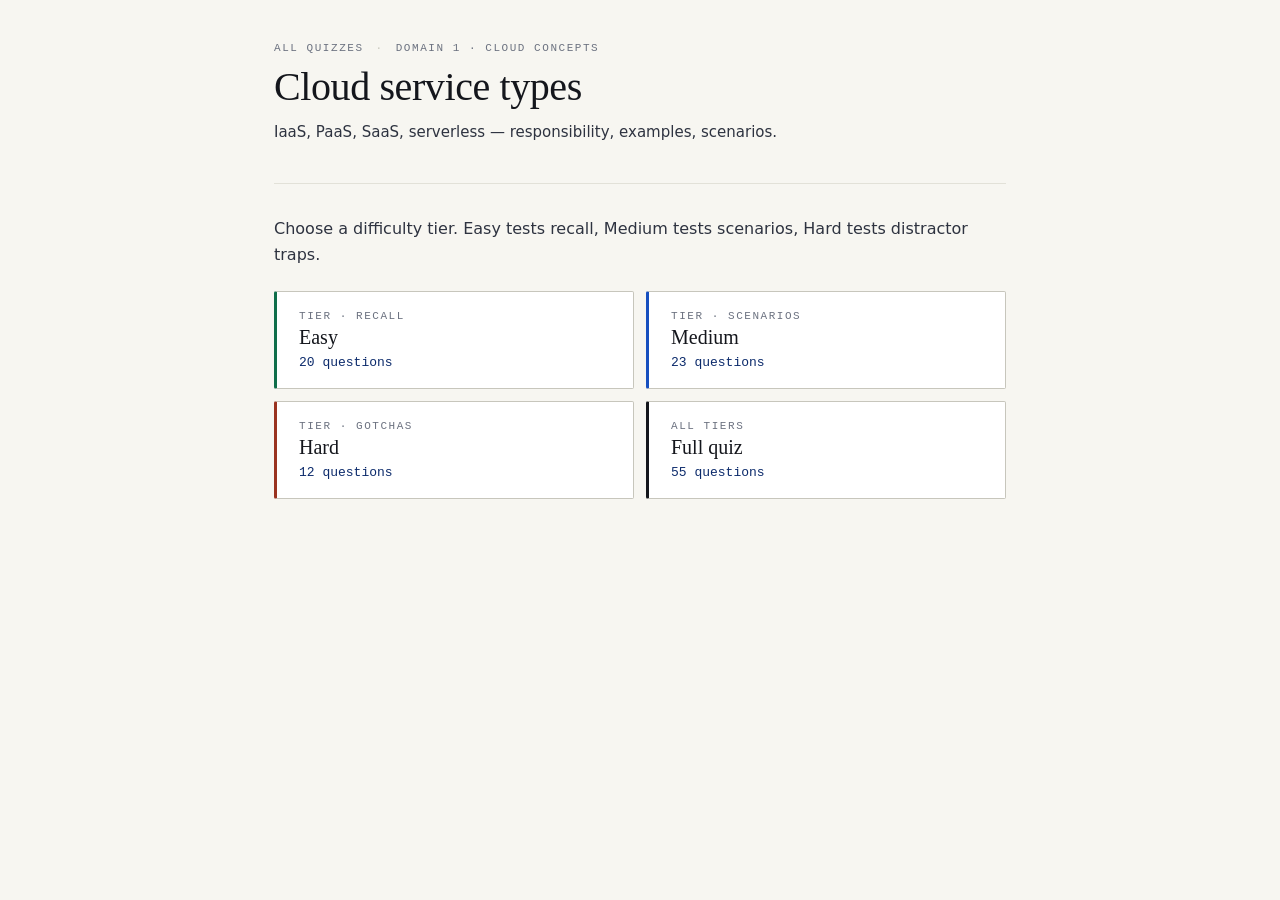
<file: quizzes/1.3-cloud-service-types.html>
<!DOCTYPE html>
<html lang="en">
<head>
  <meta charset="UTF-8">
  <meta name="viewport" content="width=device-width, initial-scale=1.0">
  <title>1.3 Cloud service types · AZ-900 quiz</title>
  <link rel="stylesheet" href="quiz.css">
</head>
<body>
<div class="container">

  <header class="q-header">
    <div class="q-crumb"><a href="index.html">All quizzes</a><span class="sep">Domain 1 · Cloud concepts</span></div>
    <h1 class="q-title">Cloud service types</h1>
    <p class="q-subtitle">IaaS, PaaS, SaaS, serverless — responsibility, examples, scenarios.</p>
  </header>

  <div id="setup">
    <p class="setup-intro">Choose a difficulty tier. Easy tests recall, Medium tests scenarios, Hard tests distractor traps.</p>
    <div class="setup-diff">
      <button class="start-btn diff-easy" data-difficulty="easy"><span class="btn-label">Tier · Recall</span><span class="btn-title">Easy</span><span class="btn-count" id="count-easy">— questions</span></button>
      <button class="start-btn diff-medium" data-difficulty="medium"><span class="btn-label">Tier · Scenarios</span><span class="btn-title">Medium</span><span class="btn-count" id="count-medium">— questions</span></button>
      <button class="start-btn diff-hard" data-difficulty="hard"><span class="btn-label">Tier · Gotchas</span><span class="btn-title">Hard</span><span class="btn-count" id="count-hard">— questions</span></button>
      <button class="start-btn diff-all" data-difficulty="all"><span class="btn-label">All tiers</span><span class="btn-title">Full quiz</span><span class="btn-count" id="count-all">— questions</span></button>
    </div>
  </div>

  <div id="quiz" style="display: none;">
    <div class="q-progress"><span>Q<span id="q-num">1</span> / <span id="q-total">0</span></span><div class="progress-track"><div class="progress-fill" id="progress-fill"></div></div></div>
    <div class="q-card">
      <div class="q-meta"><span class="chip diff-easy" id="q-difficulty">easy</span></div>
      <div class="q-text" id="q-text"></div>
      <div class="q-options" id="q-options"></div>
      <div class="feedback" id="feedback"><div class="feedback-verdict" id="feedback-verdict"></div><div class="feedback-explanation" id="feedback-explanation"></div></div>
      <div class="q-controls"><span></span><button class="btn btn-primary" id="next-btn" style="display: none;">Next question</button></div>
    </div>
  </div>

  <div id="results" style="display: none;">
    <div class="results-hero">
      <div class="score-pct" id="score-pct">0%</div>
      <div class="score-fraction"><span id="score-num">0</span> of <span id="score-total">0</span> correct</div>
      <div class="verdict" id="score-verdict"></div>
    </div>
    <div class="results-actions">
      <button class="btn btn-primary" id="retry-btn">Retry same tier</button>
      <button class="btn btn-secondary" id="back-btn">Change tier</button>
    </div>
    <h2 class="review-title">Review</h2>
    <div id="review"></div>
  </div>

</div>

<script>
window.QUIZ_META = { title: "Cloud service types", code: "1.3", domain: "Domain 1" };

window.QUIZ_QUESTIONS = [
  // EASY
  { q: "What does IaaS stand for?", o: ["Internet as a Service", "Integrated as a Service", "Infrastructure as a Solution", "Infrastructure as a Service"], a: 3, d: "easy", e: "IaaS = Infrastructure as a Service — virtualised compute, storage, and networking rented from a provider." },
  { q: "What does PaaS stand for?", o: ["Product as a Service", "Program as a Service", "Platform as a Service", "Platform as a Solution"], a: 2, d: "easy", e: "PaaS = Platform as a Service — a managed runtime for your applications." },
  { q: "What does SaaS stand for?", o: ["Storage as a Service", "System as a Service", "Solution as a Service", "Software as a Service"], a: 3, d: "easy", e: "SaaS = Software as a Service — a finished application delivered via subscription." },
  { q: "Which Azure service is a canonical example of IaaS?", o: ["Microsoft 365 Apps", "Azure Virtual Machines", "Azure SQL Database", "Azure App Service Plans"], a: 1, d: "easy", e: "Azure VMs are the classic IaaS offering — you get virtualised infrastructure and manage the guest OS up." },
  { q: "Which Azure service is a canonical example of PaaS?", o: ["Windows Server 2022", "Azure Virtual Machines", "Microsoft 365 Apps", "Azure App Service"], a: 3, d: "easy", e: "Azure App Service is PaaS — you push code, Azure runs it on a managed platform." },
  { q: "Which Microsoft product is an example of SaaS?", o: ["Microsoft 365 Business", "Azure Virtual Machines", "Azure Kubernetes Service", "Azure Storage account"], a: 0, d: "easy", e: "Microsoft 365 (Word, Excel, Outlook, Teams) is finished, subscription-delivered software — canonical SaaS." },
  { q: "In IaaS, the customer is responsible for:", o: ["The physical hardware layer", "Only the application data", "Guest OS and everything above", "Nothing — provider handles all"], a: 2, d: "easy", e: "In IaaS the customer manages everything from the guest OS up." },
  { q: "In PaaS, the customer is responsible for:", o: ["Operating system, runtime, and data", "Application code and data", "Only the application data", "Nothing — provider handles all"], a: 1, d: "easy", e: "In PaaS the provider manages the OS and runtime. The customer supplies application code and data." },
  { q: "In SaaS, the customer is responsible for:", o: ["Data, users, and app config", "The entire application stack", "OS, apps, and stored data", "Nothing at all — provider does all"], a: 0, d: "easy", e: "In SaaS the provider manages the software; the customer manages their data, users, and how the software is configured." },
  { q: "Which service model gives the customer the MOST control?", o: ["IaaS", "PaaS", "SaaS", "Serverless"], a: 0, d: "easy", e: "IaaS = most control (and most responsibility). SaaS = least control." },
  { q: "Which service model gives the customer the LEAST operational burden?", o: ["IaaS", "SaaS", "PaaS", "On-prem"], a: 1, d: "easy", e: "SaaS = least burden — the provider runs and maintains everything except your data and user setup." },
  { q: "What does 'serverless' typically mean in cloud?", o: ["Customer manages no servers, pays per use", "No physical servers actually run the code", "The service has no backend components", "Code executes only in the web browser"], a: 0, d: "easy", e: "Serverless doesn't mean no servers — it means the *customer* doesn't manage them, and pays only for actual usage." },
  { q: "Which Azure service is the primary example of serverless compute?", o: ["Azure Virtual Machines", "Azure Kubernetes Service", "Azure Functions runtime", "Azure App Service dedicated"], a: 2, d: "easy", e: "Azure Functions is Microsoft's flagship serverless compute — event-driven, pay-per-execution." },
  { q: "In which service model does the CUSTOMER patch the guest OS?", o: ["PaaS", "SaaS", "Serverless", "IaaS"], a: 3, d: "easy", e: "Only IaaS gives the customer the guest OS to patch. PaaS/SaaS/serverless: provider handles it." },
  { q: "Data is the customer's responsibility in:", o: ["Only when using IaaS", "Only when using SaaS", "Only in on-prem setups", "IaaS, PaaS, and SaaS"], a: 3, d: "easy", e: "Data (and identities) is always the customer's responsibility regardless of service type." },
  { q: "Which service model is Azure SQL Database?", o: ["IaaS", "SaaS", "PaaS", "On-prem"], a: 2, d: "easy", e: "Azure SQL Database is a managed database service — PaaS. Azure runs SQL Server for you." },
  { q: "Which is a valid example of serverless?", o: ["Azure Virtual Machines D-series", "Azure Functions Consumption plan", "SQL Server 2022 on a VM", "Windows Server 2022 on-prem"], a: 1, d: "easy", e: "Azure Functions on the consumption plan is truly serverless — pay per execution, scale to zero." },
  { q: "Salesforce is an example of:", o: ["SaaS", "IaaS", "PaaS", "Serverless"], a: 0, d: "easy", e: "Salesforce is SaaS — a finished CRM product delivered via subscription over the web." },
  { q: "Which service model requires the customer to install and configure the operating system?", o: ["PaaS", "IaaS", "SaaS", "Serverless"], a: 1, d: "easy", e: "IaaS gives the customer a bare VM (or image) and requires them to manage the OS. PaaS/SaaS abstract that away." },
  { q: "Which of these is a PaaS offering?", o: ["Azure Virtual Machines", "Dynamics 365 CRM", "Azure App Service", "Microsoft 365 Business"], a: 2, d: "easy", e: "Azure App Service is PaaS. VMs = IaaS. M365 / Dynamics 365 = SaaS." },

  // MEDIUM
  { q: "A team needs to migrate a 20-year-old Windows app that requires specific OS drivers, without recoding. Which service model?", o: ["SaaS", "IaaS", "PaaS", "Serverless"], a: 1, d: "medium", e: "Lift-and-shift of a legacy app with OS-level dependencies needs full OS control — IaaS." },
  { q: "You want to deploy a Node.js API with automatic scaling and built-in deployment slots. Which service model?", o: ["PaaS", "IaaS", "SaaS", "Serverless only"], a: 0, d: "medium", e: "Azure App Service (PaaS) is designed for this — auto-scale, deployment slots, no OS management." },
  { q: "Your company needs email and calendaring for 500 employees. Which service model provides this fastest?", o: ["IaaS", "PaaS", "SaaS", "Serverless"], a: 2, d: "medium", e: "Email/calendaring is standard business functionality — SaaS (like Microsoft 365) is fastest and cheapest." },
  { q: "A small script runs a few times per hour when a blob is uploaded. Which service model fits best?", o: ["Serverless (Azure Functions)", "PaaS App Service Standard tier", "IaaS VM running always-on", "SaaS product with an API", "Container Instances always-on"], a: 0, d: "medium", e: "Bursty, event-driven, infrequent workloads are the sweet spot for serverless." },
  { q: "You need full control of the guest OS to install a specific proprietary driver. Which service model?", o: ["IaaS", "PaaS", "SaaS", "Serverless"], a: 0, d: "medium", e: "Only IaaS gives you the guest OS to configure — PaaS abstracts it away." },
  { q: "A managed relational database with automatic backups, no OS to patch, best fits as:", o: ["IaaS", "SaaS", "Serverless", "PaaS"], a: 3, d: "medium", e: "Managed databases (like Azure SQL Database, Cosmos DB) are PaaS." },
  { q: "You must be up and running in one hour with no dev time. Which service model?", o: ["IaaS", "SaaS", "PaaS", "Serverless"], a: 1, d: "medium", e: "SaaS = fastest time to value. No dev required. The trade-off is you accept the vendor's feature set." },
  { q: "In IaaS, the customer is NOT responsible for:", o: ["Guest OS patching cadence", "Application-layer security", "The underlying hypervisor", "Network Security Group rules", "Data classification labels"], a: 2, d: "medium", e: "The hypervisor is the provider's virtualisation layer — always the provider's responsibility." },
  { q: "In PaaS, which layer is the provider's responsibility?", o: ["Application source code", "Application data storage", "End-user identities", "Runtime and operating system", "Data classification levels"], a: 3, d: "medium", e: "PaaS = provider handles OS, runtime, middleware. Customer brings app code and data." },
  { q: "Which is TRUE about serverless?", o: ["PaaS delivered with per-execution billing", "It runs without physical hardware at all", "It requires manual scaling by the customer", "It works exactly like IaaS underneath"], a: 0, d: "medium", e: "Serverless is a consumption mode of PaaS — the customer never provisions capacity, and pays per execution." },
  { q: "You need to run a Kubernetes cluster with a managed control plane but self-managed node pools. Which service?", o: ["Azure Virtual Machines", "Azure Kubernetes Service", "Azure Container Instances", "Azure Functions Premium", "Azure Service Fabric"], a: 1, d: "medium", e: "AKS is PaaS — Microsoft runs the K8s control plane; you manage the node pools." },
  { q: "You want to migrate a monolithic Windows app to Azure with zero code changes. Best fit?", o: ["Refactor into a serverless app", "Rewrite as a PaaS App Service", "Lift-and-shift onto an IaaS VM", "Redeploy as a SaaS product"], a: 2, d: "medium", e: "Zero-code-change migration is the classic 'rehost' → IaaS VM approach." },
  { q: "Container Instances (ACI) is best classified as:", o: ["IaaS virtualised compute", "SaaS packaged product", "On-premise workload", "Serverless PaaS containers"], a: 3, d: "medium", e: "ACI is a serverless PaaS for containers — you specify the container, Azure runs it with per-second billing." },
  { q: "Dynamics 365 is:", o: ["IaaS", "SaaS", "PaaS", "Serverless"], a: 1, d: "medium", e: "Dynamics 365 is Microsoft's ERP/CRM SaaS — a finished business application." },
  { q: "Which service model requires the customer to manage OS patching, backup schedules, and antivirus?", o: ["IaaS", "PaaS", "SaaS", "Serverless"], a: 0, d: "medium", e: "IaaS. In PaaS/SaaS/serverless the provider handles OS-level concerns." },
  { q: "You need bursty, event-driven code that runs occasionally and shouldn't cost anything when idle. Which service model?", o: ["IaaS on a reserved VM", "Serverless (scales to zero)", "SaaS packaged product", "PaaS on a fixed tier plan"], a: 1, d: "medium", e: "Serverless scales to zero when idle — you pay only for actual executions." },
  { q: "Which is a downside of SaaS compared to PaaS?", o: ["It's slower to deploy than PaaS", "You must patch the OS yourself", "Less flexibility with vendor features", "You must buy dedicated hardware"], a: 2, d: "medium", e: "SaaS is fastest but least flexible. You can configure but not customise deeply. That's the trade-off for speed." },
  { q: "A managed key-value store you don't have to install or maintain is BEST classified as:", o: ["IaaS", "SaaS", "On-prem", "PaaS"], a: 3, d: "medium", e: "Managed databases (like Cosmos DB) are PaaS — you don't manage the OS or engine, just data and configuration." },
  { q: "Which service model is BEST for a team of developers building a new cloud-native web app?", o: ["IaaS", "SaaS", "PaaS", "On-prem"], a: 2, d: "medium", e: "PaaS lets developers focus on code and skip infrastructure work — usually the fastest path for a new cloud-native app." },
  { q: "Which of these tasks is the CUSTOMER's responsibility in a PaaS App Service deployment?", o: ["Application code and dependencies", "OS-level patching schedules", "Middleware version upgrades", "Physical network hardware", "Hypervisor configuration files"], a: 0, d: "medium", e: "In PaaS the customer owns the app (code + dependencies + data). The provider owns the OS, runtime, and infrastructure." },
  { q: "You need to orchestrate a multi-step workflow that calls SaaS APIs, waits for an approval, then writes to a database — with as little code as possible. Which Azure service fits?", o: ["Azure Functions Premium", "Azure Event Grid topics", "Azure Virtual Machines", "Azure Service Bus queues", "Azure Logic Apps designer"], a: 4, d: "medium", e: "Logic Apps is a low-code workflow orchestrator with 200+ built-in connectors for enterprise integration. Functions is code-first; Event Grid is pub/sub routing." },
  { q: "A new blob upload must trigger many downstream consumers simultaneously (a Function, a Logic App, and a third-party webhook). Which service is the natural fit?", o: ["Azure Functions triggers", "Azure Logic Apps designer", "Azure Event Grid topics", "Azure Container Instances", "Azure Service Bus queues"], a: 2, d: "medium", e: "Event Grid is Azure's pub/sub event-routing backbone — fan one event out to many independent subscribers. Functions/Logic Apps are handlers, not routers." },
  { q: "You need to run a small piece of custom C# code on every incoming HTTP request, without managing any server. Which service?", o: ["Azure Virtual Machines", "Azure Logic Apps designer", "Azure App Service Environment", "Azure Container Instances", "Azure Functions HTTP trigger"], a: 4, d: "medium", e: "Functions is code-first serverless (FaaS). Logic Apps is a designer-first orchestrator; the scenario calls out custom code and HTTP triggers." },

  // HARD
  { q: "Azure Kubernetes Service is officially classified as:", o: ["IaaS compute service", "PaaS managed service", "SaaS packaged tool", "It varies per node pool"], a: 1, d: "hard", e: "AKS is PaaS — the K8s control plane is fully managed by Microsoft (and free). Node pools are IaaS-like but the service itself is PaaS." },
  { q: "In PaaS, which layer is a SHARED responsibility?", o: ["Network access controls", "The physical datacentre", "The application source code", "The virtualisation hypervisor", "Physical storage arrays"], a: 0, d: "hard", e: "Network controls in PaaS are shared — provider manages the underlying network, customer configures app-level networking (VNet integration, firewall, private endpoints)." },
  { q: "'Serverless' most accurately means:", o: ["Customer manages no servers; pay per use", "No physical servers actually exist", "Runs client-side in the user's browser", "Cannot connect to a real database"], a: 0, d: "hard", e: "Servers still exist — the customer just doesn't manage them. Combined with pay-per-use and scale-to-zero." },
  { q: "Which of these is NOT usually considered a serverless service?", o: ["Azure Functions consumption", "Azure Logic Apps designer", "Azure Virtual Machines", "Azure Container Apps scale-zero"], a: 2, d: "hard", e: "Azure VMs are IaaS — you manage them and pay for them whether they're used or not." },
  { q: "Under the shared responsibility model, in SaaS the CUSTOMER still manages:", o: ["Application source code", "Data, identities, endpoints", "OS patching cadence", "Physical datacentre security", "Hypervisor configuration"], a: 1, d: "hard", e: "Even in SaaS the customer owns their data, their identities, and (usually) their devices. Application code and OS are the provider's." },
  { q: "Which is TRUE about the shared responsibility line between customer and provider?", o: ["It's fixed regardless of service type", "It varies by the Azure region only", "It shifts with service type — IaaS most", "It shifts by deployment model chosen", "It shifts by pricing tier chosen"], a: 2, d: "hard", e: "The line shifts with service type: IaaS = most customer responsibility, SaaS = least. Deployment model doesn't change it." },
  { q: "You have a workload that occasionally spikes to hundreds of requests per second but is idle most of the day. Which is MOST cost-effective?", o: ["Serverless Functions Consumption plan", "IaaS VM running 24/7 always-on", "PaaS App Service Dedicated 24/7", "SaaS subscription product"], a: 0, d: "hard", e: "Serverless is ideal for bursty workloads with idle time — pays only for actual executions, scales to zero." },
  { q: "In which service model is the customer usually responsible for endpoint (device) protection?", o: ["Only when using IaaS", "Only when using SaaS", "In no service model", "All service models"], a: 3, d: "hard", e: "Endpoint devices (laptops, phones) accessing the service are ALWAYS the customer's responsibility, regardless of service type." },
  { q: "Which is FALSE about the differences between IaaS, PaaS, and SaaS?", o: ["The physical layer is always provider's", "Data is always the customer's responsibility", "Serverless is a consumption model of PaaS", "In PaaS the customer patches the guest OS", "IaaS gives the customer OS-level control"], a: 3, d: "hard", e: "In PaaS the provider manages the OS. The customer manages application code and data only." },
  { q: "Azure Container Instances (ACI) vs Azure Virtual Machines — which statement is CORRECT?", o: ["Both are considered IaaS", "Both are fully serverless", "ACI is serverless PaaS; VMs IaaS", "ACI is SaaS; VMs are pure PaaS"], a: 2, d: "hard", e: "ACI is serverless PaaS (fire-and-forget containers, per-second billing). VMs are IaaS (you manage the guest OS)." },
  { q: "Under IaaS shared responsibility, which layer is a SHARED responsibility between customer and provider?", o: ["Physical host machines", "Physical network cabling", "Data classification", "Virtualisation hypervisor", "Identity and directory setup"], a: 4, d: "hard", e: "Identity/directory infrastructure is shared in IaaS — provider provides Entra ID or DC hosting building blocks, customer configures and secures usage." },
  { q: "Which of these is BEST described as 'PaaS delivered as a serverless consumption model'?", o: ["A VM with auto-scale enabled", "Microsoft 365 subscription", "Azure Blob Storage account", "Azure Functions Consumption plan"], a: 3, d: "hard", e: "Functions on Consumption is PaaS underneath, delivered as serverless — no capacity to size, pay only for executions." }
];
</script>
<script src="quiz.js"></script>
</body>
</html>
</file>
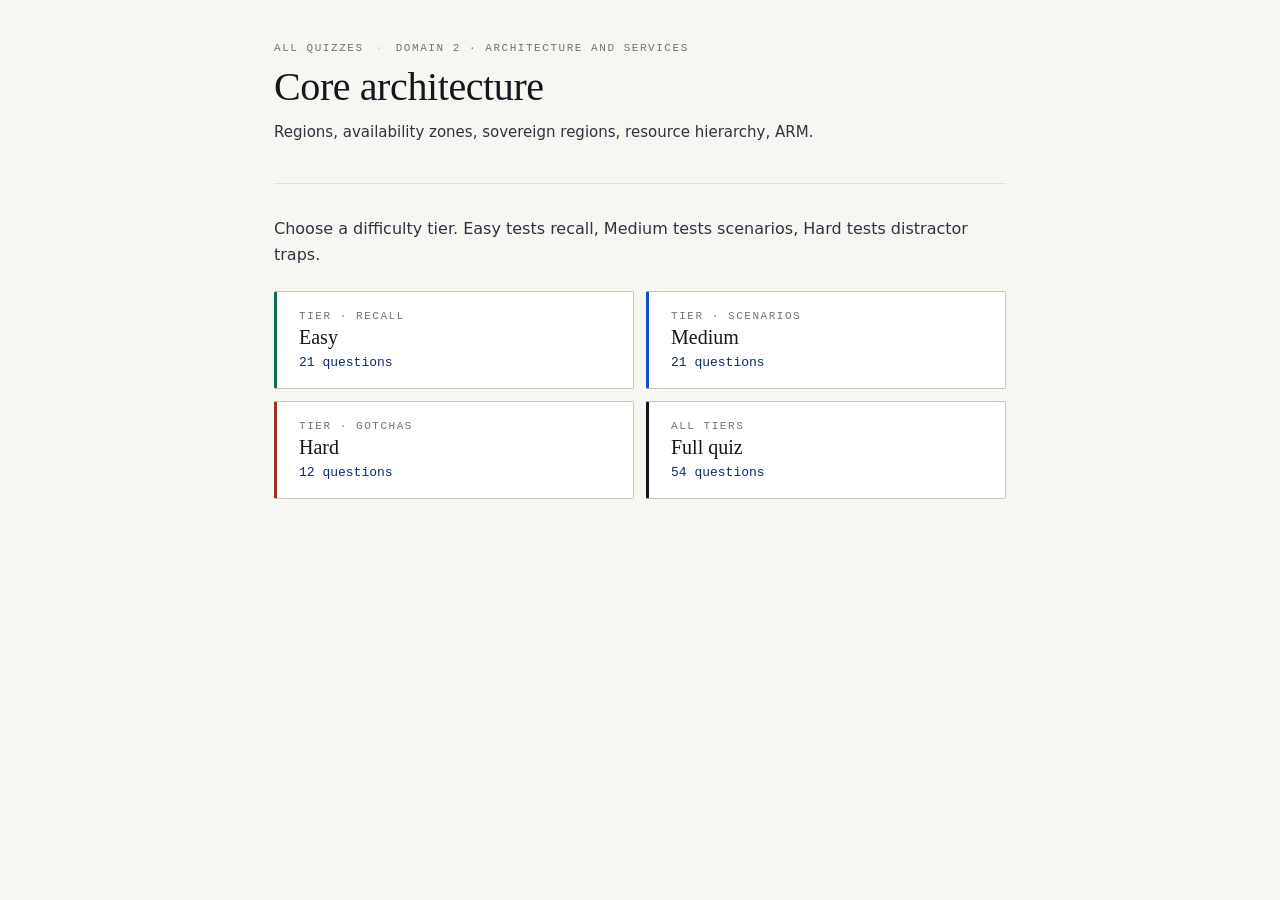
<file: quizzes/2.1-core-architecture.html>
<!DOCTYPE html>
<html lang="en">
<head>
  <meta charset="UTF-8">
  <meta name="viewport" content="width=device-width, initial-scale=1.0">
  <title>2.1 Core architecture · AZ-900 quiz</title>
  <link rel="stylesheet" href="quiz.css">
</head>
<body>
<div class="container">

  <header class="q-header">
    <div class="q-crumb"><a href="index.html">All quizzes</a><span class="sep">Domain 2 · Architecture and services</span></div>
    <h1 class="q-title">Core architecture</h1>
    <p class="q-subtitle">Regions, availability zones, sovereign regions, resource hierarchy, ARM.</p>
  </header>

  <div id="setup">
    <p class="setup-intro">Choose a difficulty tier. Easy tests recall, Medium tests scenarios, Hard tests distractor traps.</p>
    <div class="setup-diff">
      <button class="start-btn diff-easy" data-difficulty="easy"><span class="btn-label">Tier · Recall</span><span class="btn-title">Easy</span><span class="btn-count" id="count-easy">— questions</span></button>
      <button class="start-btn diff-medium" data-difficulty="medium"><span class="btn-label">Tier · Scenarios</span><span class="btn-title">Medium</span><span class="btn-count" id="count-medium">— questions</span></button>
      <button class="start-btn diff-hard" data-difficulty="hard"><span class="btn-label">Tier · Gotchas</span><span class="btn-title">Hard</span><span class="btn-count" id="count-hard">— questions</span></button>
      <button class="start-btn diff-all" data-difficulty="all"><span class="btn-label">All tiers</span><span class="btn-title">Full quiz</span><span class="btn-count" id="count-all">— questions</span></button>
    </div>
  </div>

  <div id="quiz" style="display: none;">
    <div class="q-progress"><span>Q<span id="q-num">1</span> / <span id="q-total">0</span></span><div class="progress-track"><div class="progress-fill" id="progress-fill"></div></div></div>
    <div class="q-card">
      <div class="q-meta"><span class="chip diff-easy" id="q-difficulty">easy</span></div>
      <div class="q-text" id="q-text"></div>
      <div class="q-options" id="q-options"></div>
      <div class="feedback" id="feedback"><div class="feedback-verdict" id="feedback-verdict"></div><div class="feedback-explanation" id="feedback-explanation"></div></div>
      <div class="q-controls"><span></span><button class="btn btn-primary" id="next-btn" style="display: none;">Next question</button></div>
    </div>
  </div>

  <div id="results" style="display: none;">
    <div class="results-hero">
      <div class="score-pct" id="score-pct">0%</div>
      <div class="score-fraction"><span id="score-num">0</span> of <span id="score-total">0</span> correct</div>
      <div class="verdict" id="score-verdict"></div>
    </div>
    <div class="results-actions">
      <button class="btn btn-primary" id="retry-btn">Retry same tier</button>
      <button class="btn btn-secondary" id="back-btn">Change tier</button>
    </div>
    <h2 class="review-title">Review</h2>
    <div id="review"></div>
  </div>

</div>

<script>
window.QUIZ_META = { title: "Core architecture", code: "2.1", domain: "Domain 2" };

window.QUIZ_QUESTIONS = [
  // EASY
  { q: "What is an Azure region?", o: ["Datacentres inside a latency perimeter, on one regional network", "A single Microsoft-owned datacentre in a specific city", "A country or territory where Azure services are sold", "A pricing and billing zone used for customer invoicing"], a: 0, d: "easy", e: "An Azure region is a set of datacentres connected by a dedicated low-latency regional network, within a latency-defined perimeter." },
  { q: "Approximately how many Azure regions exist globally?", o: ["Around 10 regions worldwide", "Around 25 regions worldwide", "Around 500 regions worldwide", "60+ regions worldwide"], a: 3, d: "easy", e: "Azure has 60+ regions worldwide — more than any other cloud provider." },
  { q: "What is an Availability Zone?", o: ["Separate DCs in one region with independent power and network", "A pair of datacentres located in different geographies", "The physical continent hosting an Azure region", "A subscription-level fault isolation boundary"], a: 0, d: "easy", e: "An AZ is one or more datacentres inside a region with independent power, cooling, and networking. AZ-enabled regions have a minimum of 3 zones." },
  { q: "Zone-enabled Azure regions have a MINIMUM of how many availability zones?", o: ["1 availability zone", "2 availability zones", "3 availability zones", "5 availability zones"], a: 2, d: "easy", e: "Every zone-enabled region has a minimum of 3 physically separate availability zones." },
  { q: "What is an Azure 'region pair'?", o: ["Two zones within a region that back each other up", "A production region plus a backup datacentre in another city", "Two adjacent regions used for load balancing traffic", "Two regions in one geography paired for DR replication"], a: 3, d: "easy", e: "Region pairs are two regions in the same geography (e.g. West Europe ↔ North Europe) used for cross-region DR and staggered updates." },
  { q: "Region pairs are typically how far apart?", o: ["Located adjacent to each other in the same campus", "Roughly 300 miles or more apart within a geography", "Approximately 100 kilometres apart on average", "Almost always on different continents entirely"], a: 1, d: "easy", e: "Region pairs are typically 300+ miles apart to isolate them from a common disaster." },
  { q: "Which of these is a sovereign Azure region?", o: ["Azure Government, isolated for US federal customers", "West Europe, hosted in Amsterdam datacentres", "East US, hosted in Virginia datacentres", "UK South, hosted in London-area datacentres"], a: 0, d: "easy", e: "Azure Government (US) is a sovereign region — a physically isolated instance of Azure for US federal, state, and local government + contractors." },
  { q: "Azure China is operated by:", o: ["Microsoft's China subsidiary directly", "21Vianet, a licensed Chinese partner", "Alibaba Cloud in partnership with Microsoft", "Baidu Cloud under a Microsoft license"], a: 1, d: "easy", e: "Azure China is operated by 21Vianet (not by Microsoft), physically isolated from global Azure." },
  { q: "In Azure's resource hierarchy, what sits ABOVE subscriptions?", o: ["Resource groups that contain the subscriptions", "Regions where the subscriptions are deployed", "Management groups used for scaled governance", "Datacentres that host the subscription workloads"], a: 2, d: "easy", e: "Management groups sit above subscriptions for scaled governance across many subs." },
  { q: "How many levels deep can management groups be nested (excluding the root)?", o: ["Up to 3 levels of nesting under the root", "Up to 5 levels of nesting under the root", "Unlimited nesting levels under the root", "Up to 6 levels of nesting under the root"], a: 3, d: "easy", e: "Up to 6 levels of management group nesting below the root are supported." },
  { q: "What is a resource group?", o: ["A logical container for related Azure resources", "A billing account tied to a payment method", "A physical datacentre building in a region", "A specific type of Azure subscription plan"], a: 0, d: "easy", e: "A resource group is a logical container that holds related Azure resources for a common lifecycle." },
  { q: "Every Azure resource must belong to exactly:", o: ["Zero resource groups; membership is optional", "As many resource groups as needed for tagging", "Exactly one resource group at any given time", "Two resource groups (a primary and a backup)"], a: 2, d: "easy", e: "Every resource lives in exactly one resource group at any time. It can be moved, with some limitations." },
  { q: "What is ARM (Azure Resource Manager)?", o: ["The internal billing engine for Azure invoices", "The default Azure metrics and logs collector", "A managed container orchestration platform", "The unified control plane for all Azure requests"], a: 3, d: "easy", e: "ARM is Azure's unified deployment and management layer. Every Portal/CLI/PowerShell/REST call goes through ARM." },
  { q: "A subscription in Azure is:", o: ["A physical datacentre where resources are stored", "A billing and access container for resource groups", "A user identity used for signing into the portal", "A virtual network that spans one or more regions"], a: 1, d: "easy", e: "A subscription is a billing + access-management container. It holds resource groups and has one associated billing account." },
  { q: "When you delete a resource group in Azure:", o: ["All resources inside the resource group are deleted", "Only the resource group itself is removed", "Only unlocked resources inside are removed", "The resource group cannot be deleted directly"], a: 0, d: "easy", e: "Deleting a resource group deletes ALL resources within it. RG = lifecycle boundary." },
  { q: "In Azure, an individual VM lives in exactly:", o: ["Multiple regions simultaneously for redundancy", "Multiple resource groups spanning the tenant", "One region and one resource group at a time", "A geography, but no specific region beneath it"], a: 2, d: "easy", e: "A resource lives in exactly one region and one resource group." },
  { q: "Which are Azure's sovereign / dedicated regions?", o: ["West US and East US, the two flagship regions", "UK South and UK West for UK data residency", "There are no sovereign regions — all are equal", "Azure Government (US) and Azure China (21Vianet)"], a: 3, d: "easy", e: "Azure Government (US) and Azure China (21Vianet) are the current sovereign instances of Azure." },
  { q: "Some Azure services are 'global', meaning:", o: ["They are physically deployed to every region at once", "They have no region — examples include Entra ID and DNS", "They are only available in the United States", "They are experimental services not yet generally available"], a: 1, d: "easy", e: "Global services (Entra ID, Front Door, Traffic Manager, DNS) don't have a region — they're provided by Azure's global infrastructure." },
  { q: "A resource group has a region property. Can it contain resources from other regions?", o: ["No, all resources must match the RG's own region", "Yes, the RG's region is metadata — resources can be elsewhere", "Only if the resource group is in West Europe", "Only when the resource group is in a sovereign region"], a: 1, d: "easy", e: "The RG's region is metadata (where the RG's info is stored). Resources within can be in any region." },
  { q: "A tenant in Microsoft Entra ID has how many root management groups?", o: ["Zero root management groups by default", "One root management group per subscription", "An unlimited number, one per department", "Exactly one root management group per tenant"], a: 3, d: "easy", e: "Every tenant has exactly one root management group at the top of the hierarchy." },
  { q: "What is the target round-trip network latency between datacentres inside a single Azure region?", o: ["Under 2 milliseconds round-trip", "Under 20 milliseconds round-trip", "Under 100 milliseconds round-trip", "Under 500 milliseconds round-trip"], a: 0, d: "easy", e: "Datacentres within a region are connected by a dedicated backbone with round-trip latency under 2 ms." },

  // MEDIUM
  { q: "You need to protect a workload from a single-datacentre failure inside a region. Which Azure feature helps?", o: ["Availability Sets, which spread VMs across racks in one DC", "Locally Redundant Storage inside a single datacentre", "Availability Zones, which spread VMs across separate DCs", "Region pairs, which pair two regions in one geography"], a: 2, d: "medium", e: "Availability Zones use separate physical datacentres within a region — protection against a full-DC outage." },
  { q: "You need to protect a workload from a region-wide outage. Which Azure feature helps?", o: ["Availability Sets with multiple fault domains", "Availability Zones across the affected region", "Fault domains inside a single Azure region", "Region pairs with cross-region replication"], a: 3, d: "medium", e: "Region-wide protection requires deploying to a paired region (with geo-redundant data / GRS)." },
  { q: "Which is TRUE about region pairs?", o: ["They are always located in different countries", "They are usually adjacent within the same city", "They cannot be used for disaster recovery scenarios", "They only apply to storage accounts, not to VMs", "Same geography, 300+ miles apart, with staggered updates"], a: 4, d: "medium", e: "Region pairs are typically 300+ miles apart in the same geography, with Azure staggering their updates so both aren't updated at once." },
  { q: "You must deploy Azure resources ONLY into approved regions. Which Azure feature enforces this?", o: ["Azure Policy with an 'Allowed locations' rule", "Availability Sets restricted to certain regions", "Region pairs that block unapproved regions", "Availability Zones limited to allowed regions"], a: 0, d: "medium", e: "Azure Policy with 'Allowed locations' effect enforces region restrictions on deployments." },
  { q: "Which of these BEST describes a fault domain in an Availability Set?", o: ["A geographic zone spanning multiple regions", "A subscription boundary between environments", "A billing zone used for cross-charging teams", "A rack with its own independent power and network"], a: 3, d: "medium", e: "Fault domains represent racks (or logical failure groups). VMs in a set are distributed across FDs so a rack failure doesn't take all of them down." },
  { q: "What are Update Domains in an Availability Set?", o: ["VMs that Azure reboots together during planned maintenance", "Geographic zones where Azure updates roll out first", "Subscription rollout groups for feature previews", "Regions where new firmware updates apply immediately"], a: 0, d: "medium", e: "Update domains group VMs that will be updated together. Only one UD is updated at a time, preserving service." },
  { q: "You need to apply an Azure Policy to ALL current and future subscriptions in your organisation. Where should you assign it?", o: ["At each individual resource group under every sub", "At each individual resource, one at a time", "At every region where the subscriptions exist", "At the subscription level, one assignment each", "At the tenant root management group, so it cascades"], a: 4, d: "medium", e: "Policies applied at the root management group cascade to every child MG, subscription, RG, and resource." },
  { q: "You want to enforce different governance rules for Dev vs Prod subscriptions. Which structure helps?", o: ["Put both under the tenant root management group only", "Rely on RBAC assignments at each resource group", "Create two separate Entra ID tenants for isolation", "Separate MGs for Dev and Prod, with policies at each", "Tag every resource with 'dev' or 'prod' for governance"], a: 3, d: "medium", e: "Separate MGs for Dev and Prod let you apply different policies + role assignments at each MG scope." },
  { q: "Which best describes the CORRECT top-down hierarchy?", o: ["Tenant → MGs → Subscriptions → Resource Groups → Resources", "Subscriptions → MGs → Resource Groups → Resources", "Regions → Availability Zones → Resource Groups → Resources", "Resource Groups → Subscriptions → Regions → Resources"], a: 0, d: "medium", e: "The hierarchy is: Tenant → Root MG → MGs (up to 6 deep) → Subscriptions → Resource Groups → Resources." },
  { q: "You need to give an outside contractor access to only one project's resources for a limited time. Best approach?", o: ["Move all their resources into a new subscription as owner", "Create a project RG and grant RBAC only at that RG scope", "Assign them Global Administrator on the whole tenant", "Grant them Owner at the management group level"], a: 1, d: "medium", e: "RGs are natural scoping boundaries for project-based access. Assign minimum RBAC at the RG scope." },
  { q: "Which is TRUE about Azure Resource Manager (ARM)?", o: ["ARM is primarily a monitoring and observability service", "Every deployment goes through ARM, whatever tool is used", "ARM is a synonym for ARM templates and Bicep files", "ARM only handles virtual machines, not other services", "ARM is the Azure billing and invoicing subsystem"], a: 1, d: "medium", e: "ARM is the control plane. Portal, CLI, PowerShell, REST — everything ultimately calls ARM's APIs." },
  { q: "Which is TRUE about services offered in Azure Government vs commercial Azure?", o: ["Azure Government has Front Door but commercial does not", "Azure Government has SQL Database but commercial does not", "Azure Government has Cosmos DB but commercial does not", "Same services as commercial, with extra compliance controls"], a: 3, d: "medium", e: "Azure Government offers most of the same services as commercial Azure but with additional compliance requirements and restricted personnel access." },
  { q: "The SLA for a VM inside an Availability Set is:", o: ["99.9% SLA (single VM tier)", "99.95% SLA (Availability Set tier)", "99.99% SLA (Availability Zone tier)", "99% SLA (no VM redundancy tier)"], a: 1, d: "medium", e: "Availability Sets deliver 99.95% by distributing VMs across fault and update domains inside a single datacentre." },
  { q: "The SLA for a VM deployed across multiple Availability Zones is:", o: ["99.9% SLA (single VM tier)", "99.95% SLA (Availability Set tier)", "99.99% SLA (Availability Zone tier)", "99% SLA (no VM redundancy tier)"], a: 2, d: "medium", e: "Availability Zones (across separate DCs in a region) deliver 99.99% — Azure's top single-region VM SLA." },
  { q: "A single VM using Premium SSD in Azure receives what SLA?", o: ["99.9% SLA (single VM with Premium SSD)", "99.95% SLA (Availability Set tier)", "99.99% SLA (Availability Zone tier)", "No SLA is offered for single VMs"], a: 0, d: "medium", e: "A single VM with Premium SSD (or Ultra Disk) gets 99.9%. Availability Set → 99.95%. Availability Zones → 99.99%." },
  { q: "Which is TRUE about resource groups?", o: ["A resource can belong to multiple RGs at once", "RGs cannot be deleted once resources are inside", "RGs must be in the same region as their resources", "Deleting the RG deletes every resource inside it"], a: 3, d: "medium", e: "Deleting an RG deletes everything in it. That's why locks are important on production RGs." },
  { q: "A company has 50 subscriptions and wants to apply one identical Policy to all of them. Best approach?", o: ["Assign the policy to each subscription individually", "Enforce it manually through custom RBAC roles", "Group the 50 subs under one MG and assign the policy there", "Automate assignment with an ARM template per sub", "This is not currently possible in Azure Policy"], a: 2, d: "medium", e: "MGs let one Policy assignment govern many subscriptions via inheritance." },
  { q: "Which is TRUE about Azure services that are 'global' (no region)?", o: ["They must be deployed to every region individually", "Examples: Entra ID, Azure DNS, Front Door, Traffic Manager", "They are only functional in the US commercial region", "They cannot be used in production workloads at all"], a: 1, d: "medium", e: "Global services live in Microsoft's global fabric — they're not tied to a specific region." },
  { q: "You need to move a set of resources to a different subscription. Which is TRUE?", o: ["Not possible — resources are permanently tied to a sub", "Requires deleting and redeploying every affected resource", "Only possible with a paid Microsoft migration engagement", "Only allowed within the same region and geography", "Supported by ARM 'move', with per-service limitations"], a: 4, d: "medium", e: "ARM supports moving resources between RGs and between subscriptions — with some service-specific restrictions." },
  { q: "Which describes an Azure geography correctly?", o: ["A single datacentre building in a specific city", "A subscription boundary used for RBAC scoping", "A market with data-residency, often multiple regions", "A billing zone that determines Azure list prices", "A pair of regions used for cross-region DR replication"], a: 2, d: "medium", e: "A geography (e.g. United States, Europe) is a market boundary. Each geography contains one or more Azure regions." },
  { q: "How far apart are Azure region pairs typically located?", o: ["Adjacent datacentres inside the same campus", "Roughly 300 or more miles within one geography", "Anywhere inside the same metropolitan city", "On different continents in different geographies"], a: 1, d: "medium", e: "Region pairs are typically 300+ miles apart to survive a broad regional disaster, but almost always within the same geography for data-residency reasons." },

  // HARD
  { q: "Which is CORRECT about Availability Zones vs Availability Sets?", o: ["Both features protect against a full datacentre failure", "AZs and Availability Sets are functionally identical", "Only AZs are supported for Premium SSD-backed VMs", "Availability Sets protect against region-wide outages", "AS = rack-level in one DC; AZ = DC-level across a region"], a: 4, d: "hard", e: "Availability Sets: rack-level (in one DC). AZs: DC-level (across separate DCs in a region). Different scopes." },
  { q: "Which is TRUE about the root management group in a tenant?", o: ["There is exactly one, and it cannot be deleted", "It can be deleted by a Global Administrator", "There can be multiple root MGs per Entra tenant", "Only Enterprise Agreement customers get a root MG"], a: 0, d: "hard", e: "Every tenant has one root MG. It cannot be deleted; you inherit governance from it downward." },
  { q: "Which of the following can NOT be locked with an Azure resource lock?", o: ["An entire Azure subscription and its children", "A resource group inside a subscription", "A management group above the subscriptions", "An individual resource like a VM or storage account"], a: 2, d: "hard", e: "Resource locks work at subscription, resource group, or individual resource scope — NOT at management group scope." },
  { q: "You need very low latency between two Azure workloads. Which placement matters MOST?", o: ["The same subscription for shared billing/limits", "The same region, ideally the same availability zone", "The same resource group as a logical container", "The same Entra ID tenant for identity alignment"], a: 1, d: "hard", e: "Latency is a physical/geographic property. Same region (or same AZ) is what matters. Subscription/RG are logical containers." },
  { q: "Which is TRUE about sovereign Azure regions?", o: ["Sovereign regions are ordinary regions with restrictions", "There are no sovereign Azure regions any more", "Sovereign regions are simply a subscription tier", "Sovereign regions share the commercial portal and URLs", "Separate Azure instances with their own portals and URLs"], a: 4, d: "hard", e: "Sovereign regions like Azure Government and Azure China are entirely separate instances of Azure with their own portals and identity boundaries." },
  { q: "Which is INCORRECT about Azure regions?", o: ["Some regions do not support Availability Zones", "Regions are grouped into geographies for compliance", "Some services are only available in certain regions", "Every region has a minimum of three availability zones", "Regions belong to exactly one geography at a time"], a: 3, d: "hard", e: "Not every region is zone-enabled. Zone-enabled regions have a minimum of 3 AZs; other regions have zero." },
  { q: "A resource has been moved from RG1 to RG2. Which of these does NOT change?", o: ["The Azure region where the resource physically runs", "The resource's full ARM ID / resource path", "Its resource group scope for RBAC inheritance", "The RBAC assignments inherited from its new RG"], a: 0, d: "hard", e: "Moving a resource between RGs changes its ID (which includes the RG name) and its inherited RBAC — but not the region it lives in." },
  { q: "Which is TRUE about the relationship between subscriptions and Entra ID tenants?", o: ["A subscription can span multiple Entra tenants", "Every Entra ID tenant has exactly one subscription", "A subscription is tied to exactly one tenant at a time", "Subscriptions exist without any Entra tenant behind them"], a: 2, d: "hard", e: "A subscription is associated with one Entra ID tenant. The tenant provides the identities and RBAC for the subscription." },
  { q: "Which best describes the difference between region and region pair for DR?", o: ["A region pair is a single region; a region is many", "Region pairs are used for HA and regions for DR", "There is no functional difference between the two", "Region = where you deploy; pair = partner for GRS + DR"], a: 3, d: "hard", e: "A region is where you deploy. Its region pair is the partner region used by GRS storage replication, staggered updates, and recovery ordering." },
  { q: "Which is TRUE about deploying a workload across multiple AZs vs a region pair?", o: ["AZs protect against a full-region outage; pairs do not", "AZs and region pairs solve exactly the same problem", "You must choose one or the other, never both together", "Multi-AZ handles DC failure; pair handles region loss"], a: 3, d: "hard", e: "AZs → DC-level HA. Region pairs → cross-region DR. Robust designs use both." },
  { q: "The physical hierarchy in Azure (top down) is:", o: ["Region → Geography → Availability Zone → Datacentre", "Geography → Region → Availability Zone → Datacentre", "Datacentre → Region → Geography → Availability Zone", "Availability Zone → Region → Geography → Datacentre", "Geography → Availability Zone → Region → Datacentre"], a: 1, d: "hard", e: "Top-down physical hierarchy: Geography → Region → Availability Zone → Datacentre." },
  { q: "Which of these is a SHARED responsibility even when using an Availability Set?", o: ["You must design the app to handle instance failure", "Azure guarantees zero downtime for AS workloads", "Azure handles application state and data recovery", "You must manually place each VM into a fault domain"], a: 0, d: "hard", e: "Availability Sets guarantee only that VMs are spread across FDs/UDs. The customer must architect the app to survive an instance restart (statelessness, LB, health checks)." }
];
</script>
<script src="quiz.js"></script>
</body>
</html>
</file>
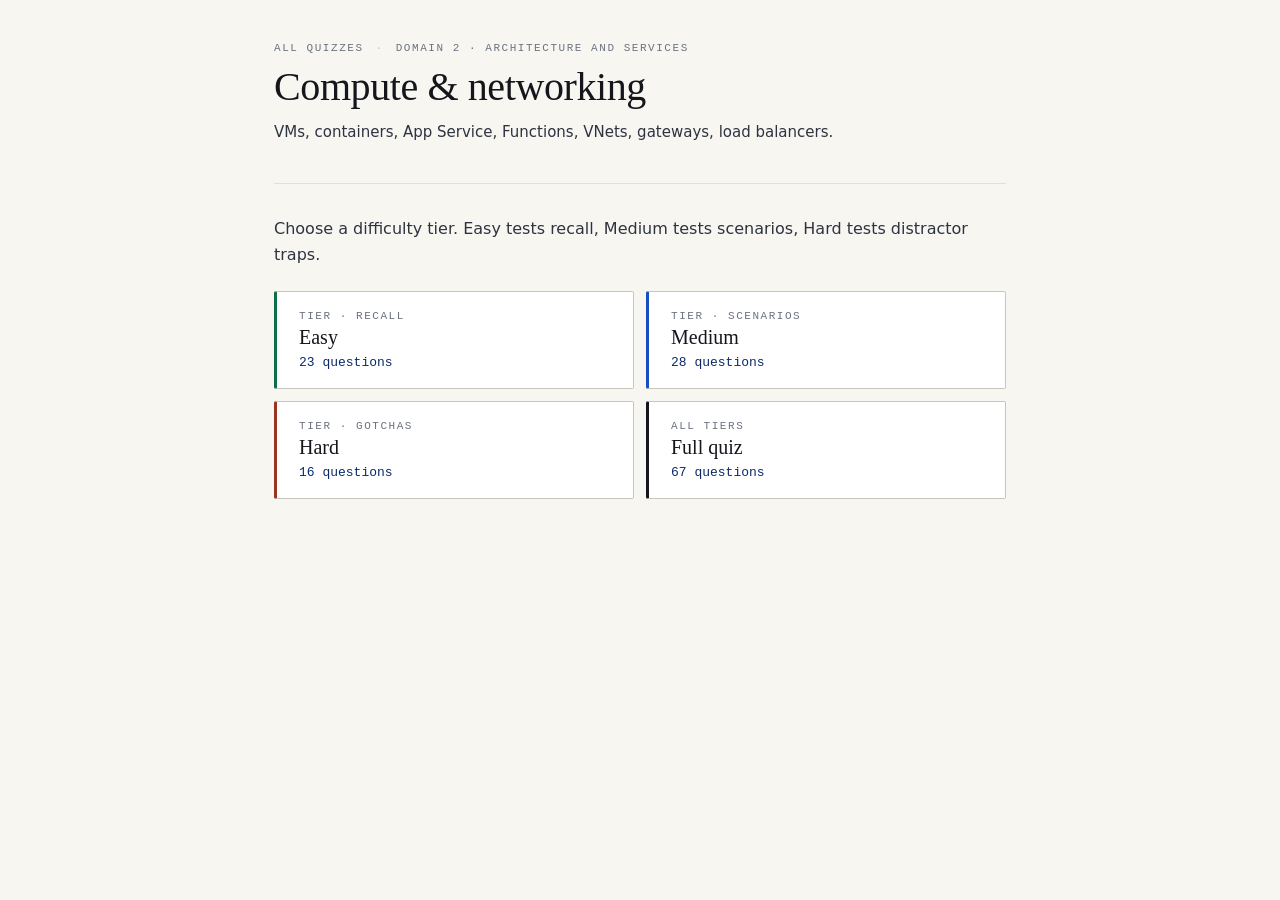
<file: quizzes/2.2-compute-networking.html>
<!DOCTYPE html>
<html lang="en">
<head>
  <meta charset="UTF-8">
  <meta name="viewport" content="width=device-width, initial-scale=1.0">
  <title>2.2 Compute &amp; networking · AZ-900 quiz</title>
  <link rel="stylesheet" href="quiz.css">
</head>
<body>
<div class="container">

  <header class="q-header">
    <div class="q-crumb"><a href="index.html">All quizzes</a><span class="sep">Domain 2 · Architecture and services</span></div>
    <h1 class="q-title">Compute &amp; networking</h1>
    <p class="q-subtitle">VMs, containers, App Service, Functions, VNets, gateways, load balancers.</p>
  </header>

  <div id="setup">
    <p class="setup-intro">Choose a difficulty tier. Easy tests recall, Medium tests scenarios, Hard tests distractor traps.</p>
    <div class="setup-diff">
      <button class="start-btn diff-easy" data-difficulty="easy"><span class="btn-label">Tier · Recall</span><span class="btn-title">Easy</span><span class="btn-count" id="count-easy">— questions</span></button>
      <button class="start-btn diff-medium" data-difficulty="medium"><span class="btn-label">Tier · Scenarios</span><span class="btn-title">Medium</span><span class="btn-count" id="count-medium">— questions</span></button>
      <button class="start-btn diff-hard" data-difficulty="hard"><span class="btn-label">Tier · Gotchas</span><span class="btn-title">Hard</span><span class="btn-count" id="count-hard">— questions</span></button>
      <button class="start-btn diff-all" data-difficulty="all"><span class="btn-label">All tiers</span><span class="btn-title">Full quiz</span><span class="btn-count" id="count-all">— questions</span></button>
    </div>
  </div>

  <div id="quiz" style="display: none;">
    <div class="q-progress"><span>Q<span id="q-num">1</span> / <span id="q-total">0</span></span><div class="progress-track"><div class="progress-fill" id="progress-fill"></div></div></div>
    <div class="q-card">
      <div class="q-meta"><span class="chip diff-easy" id="q-difficulty">easy</span></div>
      <div class="q-text" id="q-text"></div>
      <div class="q-options" id="q-options"></div>
      <div class="feedback" id="feedback"><div class="feedback-verdict" id="feedback-verdict"></div><div class="feedback-explanation" id="feedback-explanation"></div></div>
      <div class="q-controls"><span></span><button class="btn btn-primary" id="next-btn" style="display: none;">Next question</button></div>
    </div>
  </div>

  <div id="results" style="display: none;">
    <div class="results-hero">
      <div class="score-pct" id="score-pct">0%</div>
      <div class="score-fraction"><span id="score-num">0</span> of <span id="score-total">0</span> correct</div>
      <div class="verdict" id="score-verdict"></div>
    </div>
    <div class="results-actions">
      <button class="btn btn-primary" id="retry-btn">Retry same tier</button>
      <button class="btn btn-secondary" id="back-btn">Change tier</button>
    </div>
    <h2 class="review-title">Review</h2>
    <div id="review"></div>
  </div>

</div>

<script>
window.QUIZ_META = { title: "Compute & networking", code: "2.2", domain: "Domain 2" };

window.QUIZ_QUESTIONS = [
  // ============ EASY ============
  { q: "Azure Virtual Machines are an example of which service model?", o: ["IaaS", "PaaS", "SaaS", "Serverless"], a: 0, d: "easy", e: "Azure VMs are IaaS — you get virtualised infrastructure and manage the guest OS up." },
  { q: "What is a Virtual Machine Scale Set (VMSS)?", o: ["A single high-performance VM SKU", "A backup and recovery service for VMs", "A serverless product for functions", "Identical VMs that auto-scale together"], a: 3, d: "easy", e: "VMSS lets you deploy and manage many identical VMs with autoscale, auto-heal, and load balancing." },
  { q: "Which is TRUE about Azure App Service?", o: ["PaaS for hosting web apps and APIs", "IaaS for building custom web servers", "PaaS that only supports .NET apps", "PaaS with no autoscale capability"], a: 0, d: "easy", e: "App Service is a fully managed PaaS for web apps in many languages (.NET, Java, Node, Python, PHP, Ruby, containers)." },
  { q: "What is Azure Container Instances (ACI)?", o: ["Managed Kubernetes with autoscale", "Serverless single-container hosting", "A registry for container images", "A VM extension that installs Docker"], a: 1, d: "easy", e: "ACI runs a single container quickly with per-second billing — no orchestrator required." },
  { q: "Azure Kubernetes Service (AKS) is:", o: ["An IaaS product for self-hosting K8s", "The container runtime made by Docker", "Managed Kubernetes with a hosted control plane", "A serverless per-request compute service"], a: 2, d: "easy", e: "AKS is Microsoft's managed Kubernetes. The control plane is free and managed by Microsoft; you manage the node pools." },
  { q: "Azure Functions is best classified as:", o: ["IaaS with autoscale rules", "A SaaS productivity tool", "A managed database service", "Serverless PaaS with per-execution billing"], a: 3, d: "easy", e: "Functions is Microsoft's flagship serverless compute — event-triggered, pay-per-execution, scale-to-zero." },
  { q: "What is Azure Virtual Desktop (AVD)?", o: ["Windows desktop-as-a-service from Azure", "A cloud game streaming service for consumers", "A managed relational database service", "A regional HTTP load balancer service"], a: 0, d: "easy", e: "AVD delivers Windows desktops and apps from Azure. Multi-session Windows Enterprise is supported." },
  { q: "What is an Azure Virtual Network (VNet)?", o: ["A physical fibre connection to Azure", "An isolated IP address space in Azure", "A public gateway for internet egress", "A fully managed public DNS hosting service"], a: 1, d: "easy", e: "A VNet is a logically isolated IP address space in Azure. It's regional and can be subdivided into subnets." },
  { q: "What is a subnet in Azure?", o: ["A billing category for VM sizes", "A subscription-level trust boundary", "An IP address range within a VNet", "A VM SKU family and generation"], a: 2, d: "easy", e: "A subnet is a subdivision of a VNet's IP space, into which resources like VMs, gateways, or private endpoints are placed." },
  { q: "What is VNet peering?", o: ["A public internet connection to on-prem", "A backup service for VNet configs", "A regional load balancer for VNets", "A private connection between two VNets"], a: 3, d: "easy", e: "Peering privately connects two VNets over the Microsoft backbone. Can be local (same region) or global (across regions)." },
  { q: "What does a Network Security Group (NSG) do?", o: ["Applies allow/deny rules to subnets or NICs", "Encrypts data at rest on managed disks", "Creates and configures virtual machines", "Sends notification alerts on metric spikes"], a: 0, d: "easy", e: "NSGs are stateful allow/deny rule sets applied at the subnet or NIC level." },
  { q: "Azure VPN Gateway carries traffic over:", o: ["A dedicated private fibre circuit", "The public internet, IPsec encrypted", "A fibre channel storage network", "A Bluetooth low-energy IoT channel"], a: 1, d: "easy", e: "VPN Gateway creates an encrypted tunnel *over the public internet* between on-prem or clients and Azure." },
  { q: "Azure ExpressRoute carries traffic over:", o: ["Encrypted tunnels over the public internet", "Consumer Wi-Fi and cellular networks", "A private circuit via a connectivity partner", "A dedicated satellite uplink service"], a: 2, d: "easy", e: "ExpressRoute is a *private* connection to Azure through a connectivity partner — no public internet involved." },
  { q: "Azure Load Balancer operates at which OSI layer?", o: ["L2 (data link)", "L4 (transport)", "L7 (application)", "L3 (network)"], a: 1, d: "easy", e: "Azure Load Balancer is an L4 (TCP/UDP) load balancer." },
  { q: "Application Gateway operates at which OSI layer?", o: ["L7 (application, HTTP/S)", "L4 (transport, TCP/UDP)", "L2 (data link)", "L3 (network)"], a: 0, d: "easy", e: "Application Gateway is an L7 (HTTP/S) load balancer with URL routing, TLS termination, and optional WAF." },
  { q: "Which service is a GLOBAL L7 load balancer with CDN and WAF?", o: ["Azure Load Balancer (L4 regional)", "Application Gateway (L7 regional)", "Azure Front Door (L7 global)", "Traffic Manager (DNS routing)"], a: 2, d: "easy", e: "Azure Front Door is Microsoft's global L7 entry — HTTP/S routing, CDN, and WAF at the edge." },
  { q: "Which service routes traffic using DNS for global distribution?", o: ["Azure Load Balancer (L4 regional)", "Application Gateway (L7 regional)", "Azure Front Door (L7 anycast)", "Traffic Manager (DNS routing)"], a: 3, d: "easy", e: "Traffic Manager is a DNS-based traffic-routing service — clients resolve to the best endpoint per its policy." },
  { q: "Which Azure service hosts public DNS zones?", o: ["Azure Firewall", "Azure DNS", "Azure Monitor", "Azure Front Door"], a: 1, d: "easy", e: "Azure DNS is a fully managed DNS hosting service for public (and private) zones." },
  { q: "The 'stopped' vs 'stopped-deallocated' VM state difference is:", o: ["They mean the same thing exactly", "Both stop all billing on the VM entirely", "Stopped bills compute; deallocated does not", "Deallocated bills compute; stopped does not"], a: 2, d: "easy", e: "Stopped (from within the OS): still billed for compute. Stopped-deallocated (from Portal/CLI): compute is not billed, storage still is." },
  { q: "Which is TRUE about a resource in a VNet?", o: ["Has no private IP address by default", "Cannot reach other resources in same VNet", "Must have a public IP address assigned", "Gets a private IP from its subnet's range"], a: 3, d: "easy", e: "Resources in a subnet get a private IP from that subnet's range. Public IPs are optional add-ons." },
  { q: "Which is FALSE about Availability Sets?", o: ["They distribute VMs across fault domains", "They distribute VMs across update domains", "They span multiple regions automatically", "They provide a 99.95% VM uptime SLA"], a: 2, d: "easy", e: "Availability Sets are within a single datacentre. Multi-region deployment is a different pattern." },
  { q: "Which service model does Azure Functions on the Consumption plan represent?", o: ["Serverless PaaS", "IaaS", "SaaS", "On-prem"], a: 0, d: "easy", e: "Consumption plan = truly serverless: scale to zero, pay per execution." },
  { q: "How many availability zones does a zone-enabled Azure region have (minimum)?", o: ["1", "2", "3", "5"], a: 2, d: "easy", e: "Minimum 3 physically separate availability zones per zone-enabled region." },

  // ============ MEDIUM ============
  { q: "You need to lift-and-shift a legacy Windows Server 2008 app with no code changes. Best fit?", o: ["Azure Functions consumption plan", "Azure App Service Windows plan", "Azure Container Instances (ACI)", "Azure Kubernetes Service (AKS)", "Azure Virtual Machines (IaaS)"], a: 4, d: "medium", e: "IaaS VM is the classic 'rehost' target for legacy apps that need specific OS or drivers." },
  { q: "You want to deploy a Python API with automatic scaling, deployment slots, and no OS to manage. Best fit?", o: ["Azure Virtual Machines with Nginx", "AKS with managed node pools", "Azure Functions consumption plan", "Azure Container Instances (ACI)", "Azure App Service (Linux)"], a: 4, d: "medium", e: "App Service is the PaaS sweet spot — managed OS, auto-scale, deployment slots, first-class CI/CD." },
  { q: "A small piece of code should run on new blob uploads. Best fit?", o: ["Azure Virtual Machines with polling script", "Azure App Service Standard tier", "Azure Functions (Blob trigger)", "AKS with a scheduled cron job"], a: 2, d: "medium", e: "Functions with a Blob trigger fits perfectly — pay per execution, no infrastructure to size." },
  { q: "You need a managed Kubernetes cluster with self-managed node pools. Best fit?", o: ["Azure VMs with kubeadm installed", "AKS (Azure Kubernetes Service)", "Azure Container Instances (ACI)", "App Service with container support"], a: 1, d: "medium", e: "AKS is the managed Kubernetes offering — the K8s control plane is managed; node pools are yours." },
  { q: "You need a fire-and-forget container to run for 20 minutes, no orchestrator. Best fit?", o: ["AKS with a one-shot Job", "Azure Virtual Machines with Docker", "Azure Container Instances (ACI)", "Azure Functions consumption plan", "App Service container plan"], a: 2, d: "medium", e: "ACI is single-container, serverless, per-second billing — perfect for fire-and-forget or batch container work." },
  { q: "A workload of stateless microservices needs KEDA-driven autoscale without deploying Kubernetes yourself. Best fit?", o: ["AKS with KEDA installed", "IaaS VMs with autoscale rules", "App Service Standard tier", "Azure Container Apps (managed)"], a: 3, d: "medium", e: "Container Apps is built on Kubernetes + KEDA + Dapr but abstracts the cluster — ideal for stateless microservices at scale." },
  { q: "You want a private connection from your on-prem datacentre to Azure that doesn't touch the public internet, with 10 Gbps and low latency. Choose:", o: ["ExpressRoute (private circuit)", "VPN Gateway (site-to-site)", "Azure Front Door (global edge)", "Traffic Manager (DNS routing)"], a: 0, d: "medium", e: "ExpressRoute is a private circuit — no public internet, higher bandwidth, better SLA." },
  { q: "Two employees need to connect to Azure resources from their laptops securely from home. Best option?", o: ["ExpressRoute private circuit", "Public IP exposure with firewall", "Traffic Manager DNS routing", "Point-to-site (P2S) VPN client", "Site-to-site VPN via office CPE"], a: 3, d: "medium", e: "P2S VPN gives individual clients an encrypted tunnel to Azure — ideal for remote workers." },
  { q: "You want to distribute HTTP traffic across two regions of a web app with URL-path routing and WAF. Best service?", o: ["Azure Load Balancer (L4 regional)", "Application Gateway (L7 regional)", "Traffic Manager alone (DNS only)", "Azure Bastion (SSH/RDP entry)", "Azure Front Door (L7 global)"], a: 4, d: "medium", e: "Front Door is L7 global with URL routing and WAF — the right tool for global HTTP with intelligent routing." },
  { q: "You need to load-balance TCP traffic among VMs in a single region. Best service?", o: ["Azure Load Balancer (L4)", "Application Gateway (L7)", "Traffic Manager (DNS)", "Front Door (L7 global)", "Azure Firewall (L3-7)"], a: 0, d: "medium", e: "L4 traffic + regional scope = Azure Load Balancer." },
  { q: "You need URL-based routing and TLS termination for a regional HTTP app. Best service?", o: ["Azure Load Balancer (L4)", "Traffic Manager (DNS)", "Front Door (L7 global)", "Application Gateway (L7)"], a: 3, d: "medium", e: "Application Gateway is L7 regional — URL routing, TLS termination, optional WAF." },
  { q: "You have failover to a secondary region with weighted DNS routing. Best service?", o: ["Load Balancer (L4)", "Application Gateway (L7)", "Traffic Manager (DNS)", "Front Door in DNS-only mode"], a: 2, d: "medium", e: "Traffic Manager is DNS-based global routing — priority, weighted, performance, geographic policies." },
  { q: "Two VNets in different regions need private connectivity. Best option?", o: ["Global VNet peering", "Public internet gateway", "Traffic Manager DNS routing", "Regional Load Balancer"], a: 0, d: "medium", e: "Global VNet peering connects VNets across regions over the Microsoft backbone privately." },
  { q: "You want private-IP access from your VNet to a specific Azure SQL Database instance. Which is best?", o: ["Public endpoint with firewall rules", "Service endpoint on the subnet", "Private endpoint (private IP in VNet)", "Traffic Manager DNS-based routing", "Azure Bastion tunneled access"], a: 2, d: "medium", e: "Private endpoints give a specific PaaS instance a private IP inside your VNet — the most secure option." },
  { q: "Which is TRUE about VMSS?", o: ["It cannot autoscale in any mode", "It is the same as an Availability Set", "It only supports Windows Server OS", "Horizontal scale-out with self-healing"], a: 3, d: "medium", e: "VMSS is horizontal scale for identical VMs — auto-scale, auto-heal, integrates with LB or App Gateway." },
  { q: "Which of these is a HORIZONTAL scaling action?", o: ["Resize a VM from D2 to D8", "Change disk from Standard to Premium", "Add three more VMs to a VMSS", "Move a VM to another region"], a: 2, d: "medium", e: "Adding more instances = horizontal scaling (scale out)." },
  { q: "Which of these is a VERTICAL scaling action?", o: ["Resize a VM to a larger SKU", "Add more VMs to a scale set", "Deploy to another region", "Add another load balancer"], a: 0, d: "medium", e: "Resizing (up or down) = vertical scaling." },
  { q: "The default number of fault domains in an Availability Set is:", o: ["2", "3", "5", "10"], a: 1, d: "medium", e: "Default is 3 fault domains and 5 update domains (configurable)." },
  { q: "A VMSS delivers what kind of scaling?", o: ["Vertical scaling only, no scale-out", "Region-level scaling by policy", "Manual scaling by admin only", "Horizontal scaling with autoscale"], a: 3, d: "medium", e: "VMSS = horizontal scaling of identical VMs, with optional autoscale rules." },
  { q: "Which service enables L7 HTTP routing to multiple Azure regions?", o: ["Load Balancer (L4 regional)", "Application Gateway (L7 regional)", "ExpressRoute (private circuit)", "Azure Front Door (L7 global)"], a: 3, d: "medium", e: "Front Door is L7 global — used for multi-region HTTP entry with WAF and CDN." },
  { q: "Which is TRUE about NSGs?", o: ["They are entirely stateless by design", "Can only be applied to subnets, not NICs", "Can only be applied to NICs, not subnets", "Stateful — return traffic is auto-allowed"], a: 3, d: "medium", e: "NSGs are stateful. Return traffic to allowed inbound is allowed automatically. They can be applied to subnets or NICs." },
  { q: "Which is TRUE about Application Security Groups (ASGs)?", o: ["Group VMs by role to simplify NSG rules", "They fully replace NSG functionality", "They provide managed DNS resolution", "They handle disk-level encryption"], a: 0, d: "medium", e: "ASGs let you write NSG rules against a role (like 'WebServers') instead of hard-coded IPs, making rules more maintainable." },
  { q: "Which connectivity option provides the HIGHEST bandwidth to Azure?", o: ["VPN Gateway (up to 10 Gbps)", "Traffic Manager (DNS routing)", "ExpressRoute (up to 100 Gbps)", "Azure Front Door (edge PoPs)"], a: 2, d: "medium", e: "ExpressRoute supports circuits up to 100 Gbps — far above what VPN Gateway can provide." },
  { q: "Which is TRUE about Azure Functions on the Consumption plan?", o: ["Cannot scale down to zero at all", "Scales to zero and bills per execution", "Requires a Dedicated App Service Plan", "Only supports the .NET runtime"], a: 1, d: "medium", e: "Consumption plan is serverless — scales to zero when idle, bills per execution + resource used." },
  { q: "Deployment slots in Azure App Service are used for:", o: ["Manual snapshot backups of the app", "Cross-region failover routing rules", "Cost-savings reservation discounts", "Automatic disk replication service", "Staging slots that swap to production"], a: 4, d: "medium", e: "Deployment slots let you deploy to a staging slot, warm it up, and swap to production with zero downtime." },
  { q: "You have a small dev VM that you use during business hours only. To minimize cost, what should you do at 6pm?", o: ["Delete the VM entirely each night", "Stop-deallocate the VM to free compute", "Restart the VM to reset the billing", "Leave the VM running overnight"], a: 1, d: "medium", e: "Stop-deallocating releases the VM from the host — compute stops billing while disk is retained." },
  { q: "You need Azure Firewall to allow outbound traffic to *.microsoft.com. Which rule type do you use?", o: ["Network rule (IP/port match)", "Application rule (FQDN match)", "NAT rule (inbound DNAT only)", "Route table (UDR next-hop)"], a: 1, d: "medium", e: "Application rules match on FQDN and support wildcards like *.microsoft.com. Network rules match on IP/port; NAT rules do inbound DNAT." },
  { q: "Which Azure Firewall tier adds IDPS (intrusion detection &amp; prevention) and TLS inspection?", o: ["Basic (SMB-focused)", "Standard (core stateful)", "Premium (IDPS + TLS)", "Enterprise (feature superset)"], a: 2, d: "medium", e: "Premium adds IDPS, TLS inspection, URL filtering, and web categories. Standard has core stateful rules; Basic targets SMB." },

  // ============ HARD ============
  { q: "You have two peered VNets (A ↔ B). VNet C is peered with B but not with A. Can VNet A talk to VNet C directly through B?", o: ["Yes — peering is fully transitive", "Only if all VNets in one region", "Only if a VPN Gateway is used", "No — peering is non-transitive"], a: 3, d: "hard", e: "VNet peering is non-transitive. A hub-and-spoke design uses a VPN Gateway or Firewall in the hub to route between spokes." },
  { q: "Which is TRUE about Front Door vs Application Gateway?", o: ["Both are global; both are regional", "They are the same product with two names", "Front Door is global; App Gateway is regional", "Application Gateway is only for internal apps"], a: 2, d: "hard", e: "Front Door is global L7. Application Gateway is regional L7. A common pattern: Front Door → Application Gateway → backend." },
  { q: "A VM in Availability Set with 3 fault domains and 5 update domains — how many combinations does Azure spread its VMs across?", o: ["3", "5", "8", "15"], a: 3, d: "hard", e: "Fault × Update = 3 × 5 = 15 combinations. VMs are spread across these combinations." },
  { q: "Which is TRUE about the SLA for a VM in an Availability Zone deployment?", o: ["Requires 2+ VMs across 2+ zones for 99.99%", "Same SLA as a single VM (99.9%)", "AZ deployment carries no defined SLA", "Only applies to Premium SSD-backed disks"], a: 0, d: "hard", e: "You need 2+ VMs across 2+ zones to get 99.99%. A single VM (even 'in a zone') still gets the single-VM SLA." },
  { q: "Which is TRUE about ExpressRoute security?", o: ["Encrypted by default at the network layer", "Not encrypted by default — add IPsec/MACsec", "Less secure than a public VPN tunnel", "Cannot carry regulated or sensitive data"], a: 1, d: "hard", e: "ExpressRoute provides a private circuit, not encryption by default. It's private, but if you need encryption you add IPsec on top." },
  { q: "You need to failover HTTP traffic to another region if the primary region's health check fails, with the lowest latency for users. Which service?", o: ["Azure Load Balancer (L4)", "Application Gateway (L7 regional)", "Traffic Manager (DNS performance)", "Azure Bastion (VM entry)", "Azure Front Door (edge failover)"], a: 4, d: "hard", e: "Front Door offers instant edge-based failover using health probes at Microsoft's PoPs — faster failover than DNS-based Traffic Manager." },
  { q: "Which is a valid difference between Traffic Manager and Front Door?", o: ["They are functionally identical services", "Front Door is DNS-only routing", "TM uses DNS; FD uses anycast HTTP", "Both are regional-scope services only"], a: 2, d: "hard", e: "Traffic Manager routes via DNS (subject to TTL). Front Door is a full anycast HTTP proxy at the edge — faster and more granular." },
  { q: "Which of these is TRUE about the AKS control plane?", o: ["Managed by Microsoft and free; only nodes billed", "It runs on customer VMs you provision", "You must patch it manually each release", "It requires ExpressRoute to be configured"], a: 0, d: "hard", e: "AKS control plane is free and managed by Microsoft. You pay only for the node pools (VMs) and any other Azure resources they use." },
  { q: "Which service is BEST for hosting a static website with global low-latency delivery?", o: ["Azure Load Balancer with a static VM", "Azure Kubernetes Service running nginx", "Azure Functions serving HTML content", "Storage static website + Front Door CDN"], a: 3, d: "hard", e: "Blob Storage's static website hosting + Front Door as global CDN/entry is a classic low-cost global static site." },
  { q: "Which is TRUE about VNet peering pricing?", o: ["Local per-GB charge; global costs more per GB", "Peering is entirely free of any charges", "Only global peering incurs a per-GB charge", "Peering is free within one subscription"], a: 0, d: "hard", e: "Peering has per-GB inbound and outbound charges, higher for cross-region (global) peering." },
  { q: "In which scenario is Azure Firewall PREFERRED over an NSG?", o: ["Simple allow/deny between two subnets", "Central FQDN filter with threat intel", "Encrypting data at rest on disks", "Load-balancing HTTP requests globally"], a: 1, d: "hard", e: "Azure Firewall is a full managed L4–L7 firewall — FQDN filtering, threat intelligence, and central management across VNets. NSGs are basic L3/L4 allow/deny." },
  { q: "Which of these is TRUE about Azure Bastion?", o: ["A managed site-to-site VPN service", "Browser-based RDP/SSH, no public VM IPs", "A drop-in replacement for NSG rule sets", "A regional HTTP load balancer service"], a: 1, d: "hard", e: "Azure Bastion provides secure browser-based RDP/SSH access to VMs without exposing them via public IPs — improves the security posture." },
  { q: "You need to run a workload for 30 minutes at extremely low cost, and it can be interrupted at any time. Best VM pricing option?", o: ["Reserved Instance (1-3 year term)", "Standard pay-as-you-go pricing", "Azure Hybrid Benefit licensing", "Savings Plan for Azure compute", "Spot VMs (up to 90% off, evictable)"], a: 4, d: "hard", e: "Spot VMs offer up to 90% discount but can be evicted with 30-second notice. Perfect for interruptible batch work." },
  { q: "Which service is BEST described as: managed containers with per-second billing, no orchestrator, single container per instance?", o: ["AKS with managed node pools", "Azure Container Instances (ACI)", "Azure Container Apps (KEDA)", "App Service with container plan"], a: 1, d: "hard", e: "ACI is fire-and-forget single-container hosting with per-second billing — no orchestrator required." },
  { q: "Two Azure services provide L7 load balancing but at different scopes. Which pairing is correct?", o: ["Load Balancer is L7; App Gateway is L4", "Front Door is L4; Traffic Manager is L7", "App Gateway L7 regional; Front Door L7 global", "Only Load Balancer supports L7 features"], a: 2, d: "hard", e: "Application Gateway = L7 regional. Front Door = L7 global. Both are HTTP/S-aware; scope differs." },
  { q: "You want to expose a private backend to a public IP:port on Azure Firewall via DNAT. Which rule type?", o: ["Application rule (FQDN match)", "Network rule (IP/port match)", "Route table (UDR next-hop)", "NAT rule (inbound DNAT)"], a: 3, d: "hard", e: "NAT rules translate an inbound public IP:port to a backend private IP:port (DNAT). Application/Network rules are for outbound and east-west traffic control." }
];
</script>
<script src="quiz.js"></script>
</body>
</html>
</file>
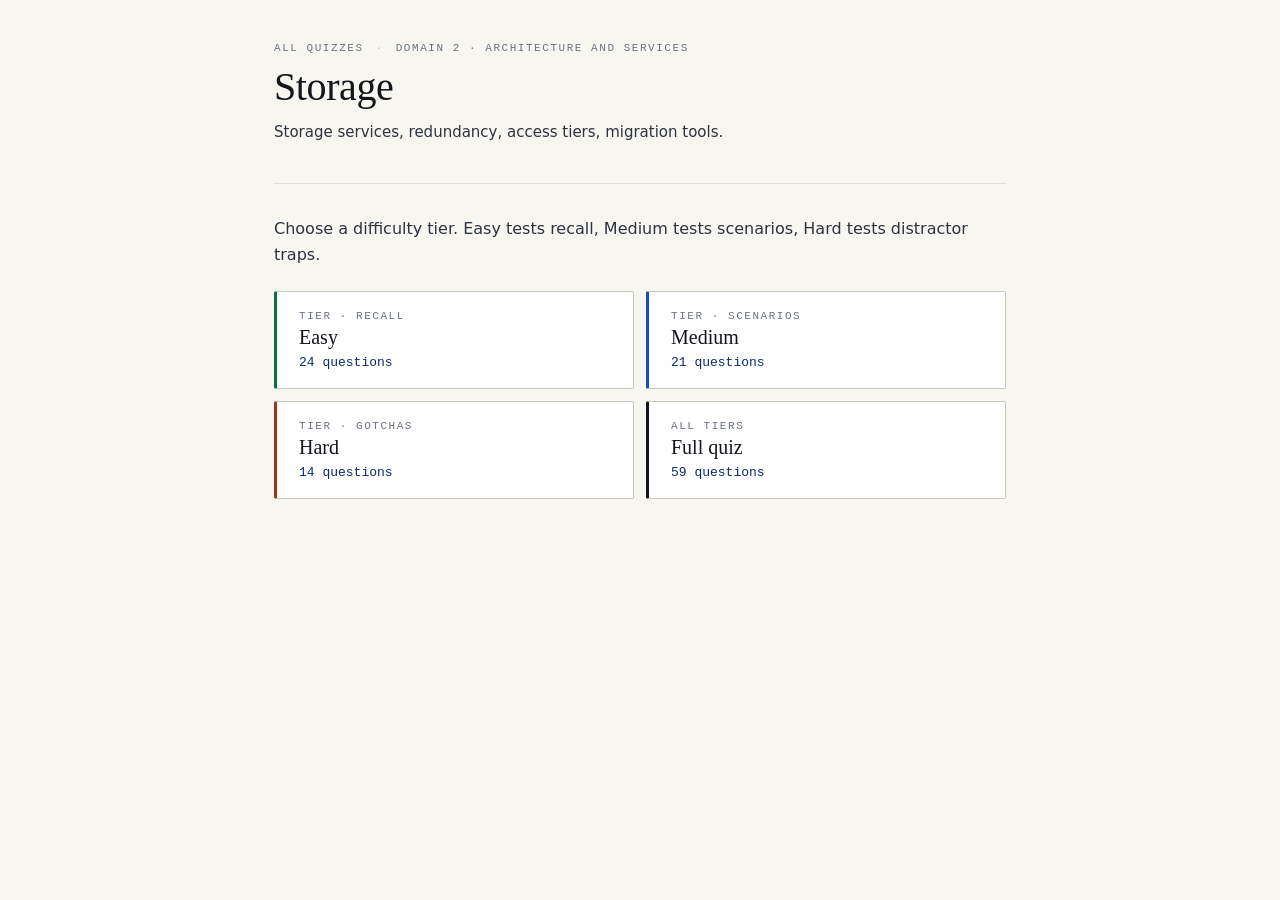
<file: quizzes/2.3-storage.html>
<!DOCTYPE html>
<html lang="en">
<head>
  <meta charset="UTF-8">
  <meta name="viewport" content="width=device-width, initial-scale=1.0">
  <title>2.3 Storage · AZ-900 quiz</title>
  <link rel="stylesheet" href="quiz.css">
</head>
<body>
<div class="container">

  <header class="q-header">
    <div class="q-crumb"><a href="index.html">All quizzes</a><span class="sep">Domain 2 · Architecture and services</span></div>
    <h1 class="q-title">Storage</h1>
    <p class="q-subtitle">Storage services, redundancy, access tiers, migration tools.</p>
  </header>

  <div id="setup">
    <p class="setup-intro">Choose a difficulty tier. Easy tests recall, Medium tests scenarios, Hard tests distractor traps.</p>
    <div class="setup-diff">
      <button class="start-btn diff-easy" data-difficulty="easy"><span class="btn-label">Tier · Recall</span><span class="btn-title">Easy</span><span class="btn-count" id="count-easy">— questions</span></button>
      <button class="start-btn diff-medium" data-difficulty="medium"><span class="btn-label">Tier · Scenarios</span><span class="btn-title">Medium</span><span class="btn-count" id="count-medium">— questions</span></button>
      <button class="start-btn diff-hard" data-difficulty="hard"><span class="btn-label">Tier · Gotchas</span><span class="btn-title">Hard</span><span class="btn-count" id="count-hard">— questions</span></button>
      <button class="start-btn diff-all" data-difficulty="all"><span class="btn-label">All tiers</span><span class="btn-title">Full quiz</span><span class="btn-count" id="count-all">— questions</span></button>
    </div>
  </div>

  <div id="quiz" style="display: none;">
    <div class="q-progress"><span>Q<span id="q-num">1</span> / <span id="q-total">0</span></span><div class="progress-track"><div class="progress-fill" id="progress-fill"></div></div></div>
    <div class="q-card">
      <div class="q-meta"><span class="chip diff-easy" id="q-difficulty">easy</span></div>
      <div class="q-text" id="q-text"></div>
      <div class="q-options" id="q-options"></div>
      <div class="feedback" id="feedback"><div class="feedback-verdict" id="feedback-verdict"></div><div class="feedback-explanation" id="feedback-explanation"></div></div>
      <div class="q-controls"><span></span><button class="btn btn-primary" id="next-btn" style="display: none;">Next question</button></div>
    </div>
  </div>

  <div id="results" style="display: none;">
    <div class="results-hero">
      <div class="score-pct" id="score-pct">0%</div>
      <div class="score-fraction"><span id="score-num">0</span> of <span id="score-total">0</span> correct</div>
      <div class="verdict" id="score-verdict"></div>
    </div>
    <div class="results-actions">
      <button class="btn btn-primary" id="retry-btn">Retry same tier</button>
      <button class="btn btn-secondary" id="back-btn">Change tier</button>
    </div>
    <h2 class="review-title">Review</h2>
    <div id="review"></div>
  </div>

</div>

<script>
window.QUIZ_META = { title: "Storage", code: "2.3", domain: "Domain 2" };

window.QUIZ_QUESTIONS = [
  // EASY
  { q: "Which is NOT a service inside an Azure Storage account?", o: ["Cosmos DB", "Blob", "File", "Table"], a: 0, d: "easy", e: "Storage account services: Blob, File, Queue, Table, Disk. Cosmos DB is a separate database service." },
  { q: "Which storage service stores unstructured objects like images, video, and backups?", o: ["Table", "Queue", "Blob", "Disk"], a: 2, d: "easy", e: "Blob is for unstructured objects (documents, images, videos, logs, backups)." },
  { q: "Which storage service provides SMB / NFS file shares?", o: ["Blob", "Queue", "Disk", "File"], a: 3, d: "easy", e: "Azure Files provides fully managed SMB and NFS file shares." },
  { q: "Which storage service is used for message-based communication between application components?", o: ["Queue", "Blob", "File", "Table"], a: 0, d: "easy", e: "Queue Storage holds messages (up to 64 KB each) — decouples app components." },
  { q: "Which storage service is a NoSQL key-value store?", o: ["Blob", "Table", "File", "Disk"], a: 1, d: "easy", e: "Table Storage is Azure's cheap NoSQL key-value store (largely superseded by Cosmos DB Table API for new workloads)." },
  { q: "Managed Disks are which type of Azure Storage?", o: ["Standard block blob object storage", "Azure Files SMB/NFS shares", "Page blobs backing VM OS/data disks", "Queue Storage for message passing"], a: 2, d: "easy", e: "Managed Disks are used for VM OS and data disks. Under the hood they're page blobs." },
  { q: "What redundancy option keeps three copies of data in a single datacentre?", o: ["LRS", "ZRS", "GRS", "GZRS"], a: 0, d: "easy", e: "LRS (Locally Redundant Storage) = 3 copies, one datacentre. Cheapest option, protects only against disk/rack failure." },
  { q: "Which redundancy option keeps three copies across three availability zones in one region?", o: ["LRS", "ZRS", "GRS", "GZRS"], a: 1, d: "easy", e: "ZRS (Zone Redundant Storage) = 3 copies across 3 AZs. Protects against a datacentre outage inside the region." },
  { q: "Which redundancy option keeps six copies across two regions (LRS in each)?", o: ["LRS", "ZRS", "GRS", "GZRS"], a: 2, d: "easy", e: "GRS = LRS in the primary region + LRS in the paired region = 6 copies total across 2 regions." },
  { q: "Which redundancy option combines ZRS in the primary region with LRS in the paired region?", o: ["LRS", "ZRS", "GRS", "GZRS"], a: 3, d: "easy", e: "GZRS = ZRS (3 zones) in primary + LRS (3 copies) in paired region. Highest durability option." },
  { q: "Which redundancy option is BEST if you also need read access to the secondary region?", o: ["LRS (single datacentre only)", "GRS without secondary reads", "GZRS without secondary reads", "RA-GRS or RA-GZRS variant"], a: 3, d: "easy", e: "The 'RA-' prefix (Read-Access) gives you read access to the secondary region without initiating failover." },
  { q: "How many copies of data does LRS maintain?", o: ["1 copy in one datacentre", "3 copies in one datacentre", "6 copies across two regions", "9 copies across three regions"], a: 1, d: "easy", e: "LRS = 3 synchronous copies within a single datacentre." },
  { q: "What is the Blob access tier with the CHEAPEST storage cost but highest retrieval latency?", o: ["Hot", "Cool", "Cold", "Archive"], a: 3, d: "easy", e: "Archive is cheapest to store but requires rehydration (up to 15 hours) to read." },
  { q: "What is the Blob access tier with the LOWEST latency and HIGHEST storage cost?", o: ["Hot", "Cool", "Cold", "Archive"], a: 0, d: "easy", e: "Hot tier has the highest storage cost but lowest access cost and latency — best for frequently accessed data." },
  { q: "Archive tier rehydration can take up to:", o: ["30 seconds", "5 minutes", "1 hour", "15 hours"], a: 3, d: "easy", e: "Standard-priority rehydration from Archive can take up to 15 hours." },
  { q: "The Cool access tier has a minimum retention of:", o: ["7 days", "30 days", "90 days", "180 days"], a: 1, d: "easy", e: "Cool tier requires a minimum retention of 30 days; early deletion incurs a fee." },
  { q: "The Cold access tier has a minimum retention of:", o: ["30 days", "90 days", "60 days", "180 days"], a: 1, d: "easy", e: "Cold tier has a 90-day minimum retention." },
  { q: "The Archive access tier has a minimum retention of:", o: ["30 days", "90 days", "180 days", "365 days"], a: 2, d: "easy", e: "Archive tier has a 180-day minimum retention (early deletion incurs a fee)." },
  { q: "By default, data at rest in Azure Storage is encrypted with:", o: ["Not encrypted by default at rest", "3DES with rotating keys", "AES-256 with Microsoft-managed keys", "Customer opt-in required first"], a: 2, d: "easy", e: "Azure Storage encrypts all data at rest by default using AES-256 with Microsoft-managed keys. Customer-managed keys (CMK) are optional." },
  { q: "Which tool is a command-line utility for bulk-copying data to and from Azure Storage?", o: ["AzCopy", "Azure Migrate", "Data Box", "Azure Backup"], a: 0, d: "easy", e: "AzCopy is the CLI tool for high-throughput copy of blobs and files." },
  { q: "Which tool provides a cross-platform GUI for managing Azure Storage accounts?", o: ["AzCopy", "Azure File Sync", "Azure Storage Explorer", "AzureRM"], a: 2, d: "easy", e: "Azure Storage Explorer is a free desktop GUI for browsing and managing blob/file/queue/table data." },
  { q: "Which service extends on-prem Windows Server file shares to Azure with tiering?", o: ["Azure Migrate", "Azure File Sync", "AzCopy", "Azure Data Box"], a: 1, d: "easy", e: "Azure File Sync syncs on-prem Windows Server shares with Azure Files, with cloud tiering for cold data." },
  { q: "Which service is used for large offline bulk data transfer via a physical device?", o: ["AzCopy", "Azure Migrate", "Azure Blob", "Azure Data Box"], a: 3, d: "easy", e: "Azure Data Box is a family of physical devices (Disk, Box, Heavy) shipped for offline bulk transfer." },
  { q: "Storage account names must be:", o: ["Globally unique, 3-24 lowercase chars", "Unique per subscription only", "Unique per resource group scope", "Unique within a single region"], a: 0, d: "easy", e: "Storage account names are globally unique across all of Azure, and must be 3–24 lowercase alphanumeric characters." },

  // MEDIUM
  { q: "You need data protection against a full-region outage AND read access to the secondary region. Choose:", o: ["LRS in the primary region", "ZRS across three zones", "GRS without secondary reads", "GZRS without secondary reads", "RA-GRS or RA-GZRS variant"], a: 4, d: "medium", e: "The RA- variants give read access to the secondary without failing over — perfect for reading from the other region." },
  { q: "You need protection against a single-datacentre outage inside a region, but keeping all copies in one region. Best redundancy?", o: ["LRS", "GRS", "ZRS", "GZRS"], a: 2, d: "medium", e: "ZRS spreads copies across availability zones in one region — protects against DC-level failure." },
  { q: "Log files are written frequently but read weekly for the first two months, then rarely. Best tier progression?", o: ["Archive → Cold → Cool → Hot", "Hot → Cool → Cold → Archive", "Hot → Archive → Cold → Cool", "Always Hot for consistency"], a: 1, d: "medium", e: "Move data through tiers as access frequency drops. Lifecycle management can automate this." },
  { q: "You need to ship 100 TB of on-prem data to Azure over a slow WAN. Fastest option?", o: ["Azure Data Box physical device", "AzCopy over the slow WAN", "Azure Storage Explorer GUI", "Azure File Sync tiering", "Azure Import/Export legacy service"], a: 0, d: "medium", e: "Data Box (100 TB rugged appliance) is designed for exactly this scenario — WAN would take weeks." },
  { q: "You want to discover, assess, and migrate on-prem servers to Azure. Best service?", o: ["AzCopy", "Data Box", "Azure Migrate", "Azure File Sync"], a: 2, d: "medium", e: "Azure Migrate handles discovery, dependency mapping, sizing, and migration for servers, DBs, web apps, and desktops." },
  { q: "You have a Windows file server on-prem and want its shares synced to Azure Files with cloud tiering. Best service?", o: ["AzCopy", "Data Box", "Storage Explorer", "Azure File Sync"], a: 3, d: "medium", e: "Azure File Sync is designed for hybrid Windows file shares — local cache + Azure Files with tiering." },
  { q: "Which access tier is BEST for data accessed rarely, but must be readable within seconds?", o: ["Hot", "Cold", "Cool", "Archive"], a: 1, d: "medium", e: "Cold tier gives millisecond retrieval at low cost, for data accessed rarely but must not require rehydration." },
  { q: "Which access tier is BEST for compliance archival where you accept up to 15h retrieval time?", o: ["Archive", "Hot", "Cool", "Cold"], a: 0, d: "medium", e: "Archive is designed for long-term retention. Cheapest storage, highest access cost/latency (rehydration required)." },
  { q: "A storage account in ZRS suddenly loses one availability zone. Data is:", o: ["Still available from other zones", "Lost until zone recovers", "Only readable, not writable", "Requires manual failover to recover"], a: 0, d: "medium", e: "ZRS keeps 3 synchronous copies across 3 zones. Losing one zone still leaves 2 usable copies — data remains available." },
  { q: "You want time-limited, scoped access to a specific blob without sharing storage account keys. Use:", o: ["Storage account key sharing", "Entra ID user login only", "Shared Access Signature (SAS)", "Azure Firewall allowlist", "Anonymous public access"], a: 2, d: "medium", e: "SAS tokens are time-limited and scoped — the recommended way to grant temporary, granular access." },
  { q: "Which is the RECOMMENDED way to grant a user access to a storage account, security-wise?", o: ["Give them the account key", "Email a long-lived SAS token", "Set the account to public access", "Assign RBAC via Entra ID identity", "Share a global admin credential"], a: 3, d: "medium", e: "Entra ID + RBAC is preferred for human access. SAS is for scoped, time-limited scenarios. Account keys are like passwords — avoid." },
  { q: "You need to restrict access to a storage account to only your VNet, not the public internet. Use:", o: ["A private endpoint or service endpoint", "A resource lock preventing changes", "A short-lived SAS token per client", "A public-only IP allowlist rule"], a: 0, d: "medium", e: "Private endpoints give a private IP inside your VNet for the storage account, and firewall rules can restrict public access." },
  { q: "The number of copies of data maintained by GRS is:", o: ["3", "9", "6", "12"], a: 2, d: "medium", e: "GRS keeps LRS (3 copies) in the primary + LRS (3 copies) in the paired region = 6 total." },
  { q: "You have a 100 TB blob dataset that must remain accessible with millisecond latency to a globally distributed user base. Best combination?", o: ["Archive tier + Data Box shipping", "Cold tier + AzCopy pushes", "LRS + Archive tier only", "Hot tier + CDN or Front Door", "Cool tier + regional endpoint only"], a: 3, d: "medium", e: "Hot tier for fast access + CDN/Front Door for global edge caching serves the described access pattern." },
  { q: "The 'RA-' prefix in RA-GRS or RA-GZRS means:", o: ["Redundant Archive storage tier", "Regional Availability guarantee", "Read-Access to secondary region", "Rapid Access retrieval option"], a: 2, d: "medium", e: "RA = Read-Access. Enables the secondary region's copies to be read directly without needing failover." },
  { q: "You have a scenario where you must ensure secure transfer (HTTPS) for a storage account. What enforces this?", o: ["Delete non-HTTPS-capable clients manually", "Enable 'Secure transfer required' or Azure Policy", "Change the account SKU to Premium tier", "Use only the Archive tier for all reads"], a: 1, d: "medium", e: "The storage account has a 'Secure transfer required' setting, and Azure Policy can enforce this globally." },
  { q: "Which encryption is applied by default to Azure Storage at rest?", o: ["No encryption unless enabled", "Only enabled for Premium tier", "Only if you enable it manually", "AES-256 with Microsoft-managed keys"], a: 3, d: "medium", e: "All Azure Storage is encrypted at rest by default (AES-256, Microsoft-managed keys). Customer-managed keys (Key Vault) are optional." },
  { q: "Which is TRUE about the Premium performance tier of Azure Storage?", o: ["Uses HDDs for cheap capacity", "Cheaper than Standard tier storage", "Restricted to backup workloads only", "Available only in Preview regions", "SSD-backed, for specific service types"], a: 4, d: "medium", e: "Premium is SSD-backed with lower latency, available for specific service types like Premium Block Blob and Premium File Shares." },
  { q: "Which is TRUE about Archive tier?", o: ["Immediately readable at any moment", "Requires rehydration (up to 15h) first", "Identical to the Cool/Cold tiers", "Storing data in it is free"], a: 1, d: "medium", e: "Archive is cheapest storage but not immediately readable. Rehydration (to Hot or Cool) takes up to 15 hours (standard priority)." },
  { q: "What is the annual object durability of Azure Storage across all redundancy options?", o: ["99.9% (three nines) annual durability", "99.99% (four nines) annual durability", "100% guaranteed against any loss", "Depends entirely on the tier chosen", "99.999999999% (eleven nines) durability"], a: 4, d: "medium", e: "All Azure Storage redundancy options provide 11-nines durability. Redundancy affects availability and disaster tolerance; durability is a floor across the board." },
  { q: "You need to store 500 GB of raw video files. Which storage type fits best?", o: ["Table storage for NoSQL rows", "Blob storage for unstructured data", "Azure SQL Database for structured rows", "Queue storage for small messages"], a: 1, d: "medium", e: "Raw video is unstructured data — Blob storage is the right home. Table is semi-structured NoSQL; SQL DB is structured rows/columns; Queue is for messages ≤64 KB." },

  // HARD
  { q: "You must move 500 TB of archival data from on-prem to Azure, one-time. Fastest cost-effective path?", o: ["AzCopy over a 100 Mbps link", "Azure Storage Explorer upload", "Azure Data Box Heavy (~1 PB device)", "Azure File Sync cloud tiering", "Azure Import/Export legacy path"], a: 2, d: "hard", e: "Data Box Heavy is the largest offline device (~1 PB), designed for this multi-hundred-TB scenario." },
  { q: "Which is TRUE about failover behaviour with GRS?", o: ["Failover happens instantly and automatically", "Customer or Microsoft initiated; RPO in minutes", "Failover requires deleting primary account", "GRS does not support any failover mode"], a: 1, d: "hard", e: "GRS uses asynchronous replication. Customer-initiated failover is available; RPO is typically minutes, not zero." },
  { q: "The correct order from FEWEST to MOST copies of data:", o: ["ZRS → LRS → GRS → GZRS", "GRS → GZRS → LRS → ZRS", "They all keep 3 copies each", "LRS → ZRS → GRS → GZRS"], a: 3, d: "hard", e: "LRS: 3 (1 DC) → ZRS: 3 (3 zones) → GRS: 6 (2 regions) → GZRS: 6 (ZRS + geo secondary)." },
  { q: "Which is TRUE about early deletion fees on cool tiers?", o: ["There are no early-deletion fees ever", "Only Hot tier has any deletion fees", "Deleting before minimum retention incurs a fee", "You cannot delete data in these tiers at all"], a: 2, d: "hard", e: "Cool: 30d min. Cold: 90d min. Archive: 180d min. Moving data out or deleting before that incurs early-deletion charges." },
  { q: "A storage account has been set to ZRS. Later, you want it to be GRS. Which is TRUE?", o: ["Some conversions live; others need re-creation", "Any redundancy change is supported live", "Redundancy cannot be changed after creation", "Only Microsoft can change the redundancy tier"], a: 0, d: "hard", e: "Some conversions (like LRS ↔ ZRS in some regions) are live. Others (e.g. changes involving geo-redundancy) may require account recreation and data migration." },
  { q: "Which is TRUE about accessing the secondary region in a GRS account (without 'RA-')?", o: ["The secondary is always readable directly", "You cannot access the secondary at all", "The secondary is deleted automatically", "The secondary is not readable until failover", "The secondary is writable but not readable"], a: 3, d: "hard", e: "Without RA-, the secondary is a passive replica — not readable until you initiate failover. That's why RA-GRS / RA-GZRS exist." },
  { q: "Which of these is a valid Blob type?", o: ["Small, Medium, and Large blobs", "Cold, Hot, and Warm blobs", "Managed and Unmanaged blobs", "Block, Append, and Page blobs", "Snapshot, Delta, and Full blobs"], a: 3, d: "hard", e: "Blob types: Block (default), Append (log-optimised), Page (VHDs / managed disks). Not to be confused with tiers." },
  { q: "Which best describes the STANDARD vs PREMIUM performance tiers?", o: ["Standard is text-only; Premium is media-only", "Standard = HDD; Premium = SSD (specific services)", "Premium is always required for Blob storage", "There is no difference between the tiers"], a: 1, d: "hard", e: "Standard = HDD-backed, cheaper. Premium = SSD-backed, more expensive, lower latency, only supported for certain service types." },
  { q: "Which is TRUE about SAS (Shared Access Signature) tokens?", o: ["Time-limited, scoped tokens per resource", "They grant unlimited access forever", "They cannot be revoked once issued", "They only work for virtual machines"], a: 0, d: "hard", e: "SAS tokens are scoped (which resource, which operations) and time-limited. They can be revoked by rotating account keys or user delegation keys." },
  { q: "You need a globally unique namespace for a storage account. Which is TRUE?", o: ["Names can conflict within a region", "Globally unique — no duplicates anywhere", "Names are only unique per subscription", "Names must be uppercase alphanumeric"], a: 1, d: "hard", e: "Storage account names must be globally unique — 3–24 lowercase alphanumeric characters. The endpoint is: &lt;name&gt;.blob.core.windows.net." },
  { q: "Which is TRUE about High-priority rehydration from Archive?", o: ["It still takes the full 15 hours", "It is free but slower to complete", "There is no such thing as high priority", "Faster than Standard but at higher cost"], a: 3, d: "hard", e: "You can request High-priority rehydration for faster retrieval at a higher cost — useful for urgent access to archived data." },
  { q: "You need to encrypt storage with your own keys and revoke Microsoft's ability to access them. Use:", o: ["Standard SAS token for read access", "Cold access tier storage only", "Public IP filter on the account", "Managed identity role assignment", "Customer-managed keys in Key Vault"], a: 4, d: "hard", e: "CMK stored in Key Vault (with soft-delete and purge protection) gives customer control of the key. Revoking key access effectively locks Microsoft out." },
  { q: "Which is TRUE about Azure Data Box vs Azure Data Box Gateway?", o: ["They are the exact same product service", "Both are physical devices you ship", "Data Box = one-time ship; Gateway = ongoing sync", "Only Data Box Gateway actually exists here"], a: 2, d: "hard", e: "Data Box = one-time bulk shipment. Data Box Gateway (and Data Box Edge) = ongoing hybrid data movement." },
  { q: "Which of these Azure surfaces stores SEMI-structured data?", o: ["Azure Cosmos DB or Table Storage", "Azure Blob Storage for objects", "Azure SQL Database for tables", "Managed Disks for block volumes"], a: 0, d: "hard", e: "Semi-structured = loose schema (key/value, document). Cosmos DB and Table Storage. SQL DB is structured; Blob is unstructured; Disks are block-level structured surfaces." }
];
</script>
<script src="quiz.js"></script>
</body>
</html>
</file>
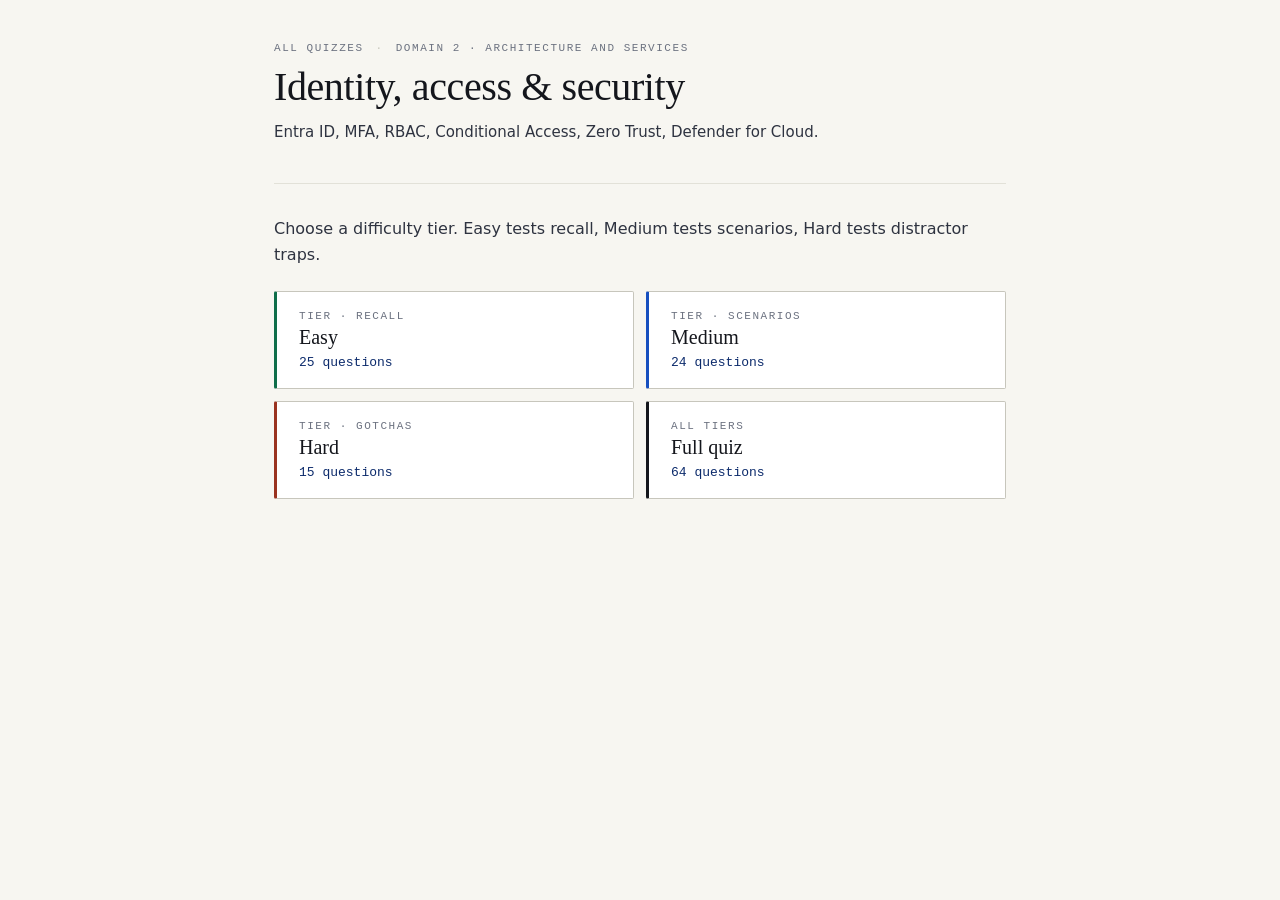
<file: quizzes/2.4-identity-access-security.html>
<!DOCTYPE html>
<html lang="en">
<head>
  <meta charset="UTF-8">
  <meta name="viewport" content="width=device-width, initial-scale=1.0">
  <title>2.4 Identity, access &amp; security · AZ-900 quiz</title>
  <link rel="stylesheet" href="quiz.css">
</head>
<body>
<div class="container">

  <header class="q-header">
    <div class="q-crumb"><a href="index.html">All quizzes</a><span class="sep">Domain 2 · Architecture and services</span></div>
    <h1 class="q-title">Identity, access &amp; security</h1>
    <p class="q-subtitle">Entra ID, MFA, RBAC, Conditional Access, Zero Trust, Defender for Cloud.</p>
  </header>

  <div id="setup">
    <p class="setup-intro">Choose a difficulty tier. Easy tests recall, Medium tests scenarios, Hard tests distractor traps.</p>
    <div class="setup-diff">
      <button class="start-btn diff-easy" data-difficulty="easy"><span class="btn-label">Tier · Recall</span><span class="btn-title">Easy</span><span class="btn-count" id="count-easy">— questions</span></button>
      <button class="start-btn diff-medium" data-difficulty="medium"><span class="btn-label">Tier · Scenarios</span><span class="btn-title">Medium</span><span class="btn-count" id="count-medium">— questions</span></button>
      <button class="start-btn diff-hard" data-difficulty="hard"><span class="btn-label">Tier · Gotchas</span><span class="btn-title">Hard</span><span class="btn-count" id="count-hard">— questions</span></button>
      <button class="start-btn diff-all" data-difficulty="all"><span class="btn-label">All tiers</span><span class="btn-title">Full quiz</span><span class="btn-count" id="count-all">— questions</span></button>
    </div>
  </div>

  <div id="quiz" style="display: none;">
    <div class="q-progress"><span>Q<span id="q-num">1</span> / <span id="q-total">0</span></span><div class="progress-track"><div class="progress-fill" id="progress-fill"></div></div></div>
    <div class="q-card">
      <div class="q-meta"><span class="chip diff-easy" id="q-difficulty">easy</span></div>
      <div class="q-text" id="q-text"></div>
      <div class="q-options" id="q-options"></div>
      <div class="feedback" id="feedback"><div class="feedback-verdict" id="feedback-verdict"></div><div class="feedback-explanation" id="feedback-explanation"></div></div>
      <div class="q-controls"><span></span><button class="btn btn-primary" id="next-btn" style="display: none;">Next question</button></div>
    </div>
  </div>

  <div id="results" style="display: none;">
    <div class="results-hero">
      <div class="score-pct" id="score-pct">0%</div>
      <div class="score-fraction"><span id="score-num">0</span> of <span id="score-total">0</span> correct</div>
      <div class="verdict" id="score-verdict"></div>
    </div>
    <div class="results-actions">
      <button class="btn btn-primary" id="retry-btn">Retry same tier</button>
      <button class="btn btn-secondary" id="back-btn">Change tier</button>
    </div>
    <h2 class="review-title">Review</h2>
    <div id="review"></div>
  </div>

</div>

<script>
window.QUIZ_META = { title: "Identity, access & security", code: "2.4", domain: "Domain 2" };

window.QUIZ_QUESTIONS = [
  // EASY
  { q: "Microsoft Entra ID was formerly known as:", o: ["Windows Server Active Directory", "Azure Cloud Identity Service", "Microsoft Passport for Work", "Azure Active Directory"], a: 3, d: "easy", e: "Microsoft renamed Azure Active Directory to Microsoft Entra ID in 2023. Same service, new name." },
  { q: "Microsoft Entra ID is:", o: ["On-premises directory service for AD", "Managed cloud file storage service", "Cloud identity and access management", "Cloud-native monitoring and logging tool"], a: 2, d: "easy", e: "Entra ID is Microsoft's cloud identity platform for authentication, SSO, MFA, and access control." },
  { q: "Which protocols does Entra ID primarily use?", o: ["SSH, Telnet, or RDP protocols", "SMB, FTP, or NFS file protocols", "OAuth 2.0, OpenID Connect, SAML", "Kerberos, LDAP, or NTLM (legacy AD)"], a: 2, d: "easy", e: "Entra ID uses modern web identity protocols: OAuth 2.0, OpenID Connect, SAML. Not Kerberos/LDAP/NTLM." },
  { q: "Which service provides a managed AD DS-compatible experience (Kerberos, LDAP, Group Policy) in Azure?", o: ["Microsoft Entra Domain Services", "Microsoft Entra ID (P2 tier)", "Azure Bastion (RDP/SSH gateway)", "Azure Firewall (network filter)"], a: 0, d: "easy", e: "Entra Domain Services is managed AD DS in Azure — supports Kerberos, LDAP, NTLM, and Group Policy for legacy apps." },
  { q: "What does 'authentication' answer?", o: ["'What actions is the user permitted?'", "'Where is the sign-in coming from?'", "'Who is the user or workload here?'", "'When did the last sign-in occur?'"], a: 2, d: "easy", e: "Authentication = 'Who are you?'. Authorisation = 'What can you do?'." },
  { q: "What does 'authorisation' answer?", o: ["'Who is the user or workload here?'", "'What is the user permitted to do?'", "'Where is the sign-in coming from?'", "'How much does the resource cost?'"], a: 1, d: "easy", e: "Authorisation determines what an authenticated identity is allowed to do — usually via RBAC." },
  { q: "MFA requires at least how many different factor types?", o: ["1", "3", "4", "2"], a: 3, d: "easy", e: "MFA = multi-factor authentication — at least 2 of: something you know / have / are." },
  { q: "Which is a valid MFA factor category?", o: ["Something you own, borrow, or share", "Something you know, have, or are", "Password complexity, length, and history", "Location, time of day, and device"], a: 1, d: "easy", e: "Classic MFA categories: know (password/PIN), have (phone/key), are (biometric)." },
  { q: "Which of these is an example of PASSWORDLESS authentication?", o: ["A username plus a strong password", "SMS-based verification code", "Public IP allowlist and firewall rule", "Windows Hello / FIDO2 security key"], a: 3, d: "easy", e: "Passwordless removes the password entirely: Windows Hello (biometric/PIN), FIDO2 keys, Microsoft Authenticator." },
  { q: "SSO means:", o: ["Single Sign-On (one login, many apps)", "Simple Security Object (a certificate)", "Secure Socket Origin (a TLS setting)", "Single Server Operation (a scale mode)"], a: 0, d: "easy", e: "Single Sign-On: one authentication session unlocks access to multiple applications." },
  { q: "Which service lets external partners access resources with their own identities?", o: ["Entra External ID for B2C (customers)", "Entra External ID for B2B (guests)", "Azure Firewall with partner allowlist", "Entra Domain Services (managed AD)"], a: 1, d: "easy", e: "B2B (business-to-business) invites external users as guests. They keep their own identity; you grant them access." },
  { q: "Which service provides identity for customer-facing apps (customers sign up with social or local accounts)?", o: ["Entra External ID for B2C (consumers)", "Entra External ID for B2B (guests)", "Microsoft Entra Domain Services", "Azure Firewall with public rules"], a: 0, d: "easy", e: "B2C (business-to-consumer) is for consumer identity — customers sign up with email, Google, Facebook, etc." },
  { q: "Which RBAC role has FULL access AND can grant access to other users?", o: ["Contributor (creates and manages resources)", "User Access Administrator (RBAC only)", "Reader (view-only access to resources)", "Owner (full access, can grant to others)"], a: 3, d: "easy", e: "Owner has full management access AND the ability to grant access to others. Contributor cannot grant access." },
  { q: "Which RBAC role can manage everything except access?", o: ["Contributor (manages all except access)", "Owner (full access with grant rights)", "User Access Administrator (RBAC only)", "Reader (view-only access to resources)"], a: 0, d: "easy", e: "Contributor has full management access but CANNOT delegate/grant access. That's the Owner's distinctive power." },
  { q: "Which RBAC role can only view resources?", o: ["Reader (view-only, no modifications)", "Owner (full access, can grant to others)", "User Access Administrator (grants RBAC)", "Contributor (manages all except access)"], a: 0, d: "easy", e: "Reader can view but not modify. Ideal for auditors or read-only users." },
  { q: "Which RBAC role manages access assignments but not resources?", o: ["Contributor (creates and modifies resources)", "Owner (all resource and access rights)", "User Access Administrator (RBAC only)", "Reader (view-only access to resources)"], a: 2, d: "easy", e: "User Access Administrator (UAA) can grant/revoke RBAC assignments but has no direct resource management rights." },
  { q: "RBAC assignments are made at what scopes?", o: ["Only at the subscription level", "Only at the tenant/directory level", "MG → Subscription → RG → Resource", "Only at the individual resource level"], a: 2, d: "easy", e: "RBAC scopes: MG → Sub → RG → Resource. Permissions inherit down the hierarchy." },
  { q: "Zero Trust has how many core principles?", o: ["3", "1", "5", "7"], a: 0, d: "easy", e: "Zero Trust: (1) verify explicitly, (2) use least-privilege access, (3) assume breach." },
  { q: "Defense in depth has how many layers (per Microsoft's model)?", o: ["5", "7", "3", "10"], a: 1, d: "easy", e: "Seven layers: physical, identity &amp; access, perimeter, network, compute, application, data." },
  { q: "Which is Azure's Cloud Security Posture Management (CSPM) service that produces a Secure Score?", o: ["Microsoft Defender for Cloud", "Microsoft Sentinel (SIEM/SOAR)", "Azure Key Vault (secret storage)", "Azure Firewall (network filter)"], a: 0, d: "easy", e: "Defender for Cloud provides CSPM + workload protection. Secure Score tracks your posture as a percentage." },
  { q: "Which service is Azure's cloud-native SIEM/SOAR?", o: ["Azure Monitor (metrics and logs)", "Microsoft Sentinel (SIEM + SOAR)", "Azure Firewall (traffic filter)", "Defender for Cloud (CSPM/CWPP)"], a: 1, d: "easy", e: "Microsoft Sentinel is a cloud-native SIEM (Security Info &amp; Event Management) + SOAR (Security Orchestration Automation &amp; Response)." },
  { q: "Which service securely stores secrets, keys, and certificates?", o: ["Azure Blob Storage with a stored key", "Azure Firewall with cert bindings", "Azure Key Vault (managed HSM-backed)", "Defender for Cloud secure notes"], a: 2, d: "easy", e: "Azure Key Vault is Microsoft's managed secret / key / certificate store, with Entra ID-based access." },
  { q: "Azure DDoS Protection Basic:", o: ["Requires a Standard tier subscription", "Enabled by default, free on all public IPs", "Deprecated in favour of Azure Firewall", "A paid add-on billed per protected IP"], a: 1, d: "easy", e: "DDoS Basic is always on, free, and requires no configuration. Standard tier adds SLA, monitoring, cost protection, and integration with WAF." },
  { q: "Azure Firewall is:", o: ["A managed identity and access service", "A regional network load balancer", "A managed L4-L7 stateful firewall service", "A managed monitoring/logging tool"], a: 2, d: "easy", e: "Azure Firewall is a managed L4–L7 firewall with application rules (FQDN), network rules, and threat intelligence." },
  { q: "The Zero Trust principle 'Verify explicitly' means:", o: ["Encrypt everything, always, everywhere", "Only verify identity at initial login", "Trust internal network traffic implicitly", "Authenticate using all available signals"], a: 3, d: "easy", e: "Verify explicitly = re-authenticate/authorise using all relevant signals, every time. No implicit trust." },

  // MEDIUM
  { q: "A user has Contributor rights on a resource group. What can they NOT do?", o: ["Grant RBAC access to other users", "Create new virtual machines", "Modify existing resources", "Delete resources they created", "Redeploy from ARM templates"], a: 0, d: "medium", e: "Contributor can do everything except manage/grant access. That's the Owner or User Access Administrator role's job." },
  { q: "You want to require MFA only when a sign-in is risky (unfamiliar location, unfamiliar device). Best feature?", o: ["Configure risk-based Conditional Access", "Enable MFA globally for all users", "Rotate SAS tokens on high-risk apps", "Deploy Azure Firewall in front of app"], a: 0, d: "medium", e: "Conditional Access is exactly this — evaluate signals (risk, location, device) and apply MFA when needed." },
  { q: "A partner company needs access to a project resource group. Best approach?", o: ["Share the storage account key by email", "Create new Azure accounts for each user", "Give them the subscription owner password", "Invite them as B2B guests via External ID"], a: 3, d: "medium", e: "B2B lets partners bring their own identity. They authenticate with their own IdP; you assign them RBAC on your resources." },
  { q: "You want customers to sign up for your public web app using their Google or email accounts. Best service?", o: ["Entra External ID for B2C (consumers)", "Entra External ID for B2B (guests)", "Windows Server AD (on-prem forest)", "Entra Domain Services (managed AD DS)"], a: 0, d: "medium", e: "B2C is for consumer identity — social sign-in (Google, Facebook), local accounts, and consumer-scale identity flows." },
  { q: "Which is TRUE about the difference between authentication and authorisation?", o: ["Authentication is 'who'; authorisation is 'what'", "Both terms mean the same thing in Azure", "Authorisation happens before authentication does", "Only Owner-role users can be authorised"], a: 0, d: "medium", e: "Authentication = who you are. Authorisation = what you can do. Sequential steps." },
  { q: "You want a legacy app that requires LDAP and Kerberos to run in Azure without deploying domain controllers. Best fit?", o: ["Deploy Azure Firewall in front of app", "Use Azure Key Vault for credential store", "Entra ID Premium P2 with policies", "Entra Domain Services (managed AD DS)"], a: 3, d: "medium", e: "Entra Domain Services provides managed AD DS-compatible services (Kerberos, LDAP, Group Policy) without you managing domain controllers." },
  { q: "Windows Hello for Business is an example of:", o: ["SSO across multiple SaaS applications", "Passwordless auth (biometric or PIN via TPM)", "Kerberos ticket-granting with domain join", "MFA layered on top of a password"], a: 1, d: "medium", e: "Windows Hello for Business is passwordless — TPM-bound credential + biometric or PIN. Not just MFA (which still uses passwords)." },
  { q: "Which is TRUE about Conditional Access?", o: ["Included in Entra ID Free at full capacity", "Requires Entra ID P1 or higher licence", "It is a monitoring/reporting tool only", "It replaces RBAC for all resource permissions"], a: 1, d: "medium", e: "Full Conditional Access requires P1+. Free tier can only enable a simpler 'Security Defaults' preset." },
  { q: "Which of these is a Zero Trust principle?", o: ["Trust everything inside the firewall", "Encrypt only data in transit at rest", "Assume breach and design containment", "Trust devices joined to the domain", "Always allow administrator access"], a: 2, d: "medium", e: "Zero Trust: verify explicitly, least privilege, assume breach. 'Assume breach' means design so a compromise is contained." },
  { q: "An Application Security Group (ASG) is used to:", o: ["Provide managed DDoS protection to VMs", "Manage secrets, keys, and certificates", "Replace an NSG with application rules", "Group VMs by role for NSG rule targeting"], a: 3, d: "medium", e: "ASGs make NSG rules cleaner and less brittle — reference application roles instead of hard-coded IPs." },
  { q: "Which is TRUE about RBAC inheritance?", o: ["They inherit downward through the hierarchy", "They only apply at the exact assigned scope", "Only the Owner role is inheritable in RBAC", "RBAC does not support inheritance at all"], a: 0, d: "medium", e: "RBAC roles assigned at a higher scope automatically apply to everything below it." },
  { q: "Which is TRUE about Azure Policy vs RBAC?", o: ["They are alternatives — pick one or the other", "Azure Policy replaces RBAC for permissions", "Policy governs configs; RBAC governs identities", "RBAC is deprecated in favour of Azure Policy"], a: 2, d: "medium", e: "Policy = configuration governance. RBAC = identity permission. Complementary tools; both are enforced by ARM." },
  { q: "Which is BEST for storing an application's database connection string safely?", o: ["Azure Key Vault via managed identity", "Hard-coded string in the application code", "Environment variable checked into the repo", "Public blob storage with a short SAS"], a: 0, d: "medium", e: "Key Vault + managed identity is the recommended pattern — no secrets in code or config files." },
  { q: "You want detection of a suspected security incident using logs from Azure, AWS, on-prem, and third parties. Best service?", o: ["Defender for Cloud alone (workload only)", "Azure Monitor alone (metrics/logs only)", "Microsoft Sentinel (multi-source SIEM)", "Azure Firewall with threat intelligence"], a: 2, d: "medium", e: "Microsoft Sentinel is Azure's SIEM/SOAR — ingest logs from anywhere, detect with analytics + threat intel, automate response with playbooks." },
  { q: "Defender for Cloud's Secure Score does what?", o: ["Blocks malicious IPs at the network edge", "Encrypts data at rest across subscriptions", "Replaces Sentinel as the primary SIEM tool", "Scores your posture % with prioritised fixes"], a: 3, d: "medium", e: "Secure Score tracks your posture (0-100%) against best-practice recommendations. Higher score = fewer risky configurations." },
  { q: "You want to protect a specific critical VM from being deleted, even by owners, unless the lock is removed. Use:", o: ["Assign RBAC Reader role to everyone", "Apply a Delete lock on the resource", "Enable NSG blocking all inbound rules", "Enable disk encryption on the VM", "Move it to a separate subscription"], a: 1, d: "medium", e: "Resource locks (Delete or ReadOnly) apply on top of RBAC — even Owner cannot delete a locked resource without first removing the lock." },
  { q: "Which is TRUE about the layers of Defense in Depth?", o: ["Application is the outermost layer", "There are only three total layers", "Physical is outermost, data at core", "Data is the outermost layer of all", "Layers are not hierarchical at all"], a: 2, d: "medium", e: "Layers from outside in: Physical → Identity &amp; Access → Perimeter → Network → Compute → Application → Data." },
  { q: "Which of these is a valid Azure external identity offering?", o: ["Entra Outsider Access (guest module)", "Azure IdentitySpaces (partner tier)", "External RBAC role group set", "Entra External ID: B2B and B2C", "Entra Guest Portal cloud service"], a: 3, d: "medium", e: "Two flavours: B2B for partner/guest collaboration, B2C for customer-facing consumer identity." },
  { q: "Which is TRUE about NSGs (Network Security Groups)?", o: ["They are stateless firewall rules", "They apply only to virtual machines", "They cannot reference ASGs in rules", "They are stateful (return traffic allowed)"], a: 3, d: "medium", e: "NSGs are stateful — you don't need matching outbound rules for allowed inbound traffic." },
  { q: "Azure DDoS Protection Standard adds which over Basic?", o: ["Nothing new beyond the Basic tier", "Only free-tier features (encryption)", "Only encryption of packets in transit", "SLA, monitoring, cost protection, WAF"], a: 3, d: "medium", e: "Standard tier adds tuned protection, real-time mitigation reports, cost protection, and pairs with Application Gateway WAF." },
  { q: "Which is TRUE about Microsoft Sentinel?", o: ["Only ingests logs from native Azure sources", "A cloud firewall for east-west traffic", "It replaces Defender for Cloud entirely", "Only performs vulnerability scanning tasks", "Ingests Azure, multi-cloud, and on-prem logs"], a: 4, d: "medium", e: "Sentinel is a broad SIEM/SOAR — data connectors span multi-cloud, on-prem, and third-party sources." },
  { q: "Beyond 'something you know', 'something you have', and 'something you are', Microsoft lists a fourth MFA factor. What is it?", o: ["'Somewhere you are' (location)", "Something you configure yearly", "Someone you know as reference", "Something you always remember", "A hardware attestation report"], a: 0, d: "medium", e: "'Somewhere you are' — location, IP range, GPS. Conditional Access evaluates this signal to require MFA on unusual-location sign-ins." },
  { q: "Microsoft Entra ID is the identity plane for which of these?", o: ["Only for Azure subscription resources", "Only for on-prem enterprise workloads", "Only for Microsoft 365 mailboxes", "Azure, M365/Dynamics, and consumer services", "Only for Xbox and consumer accounts"], a: 3, d: "medium", e: "Entra ID is a shared identity plane across Azure, Microsoft 365 / Dynamics, and consumer Microsoft services — not Azure-only." },
  { q: "Which DDoS Protection tier includes ML-based adaptive tuning and SLA-backed cost protection during an attack?", o: ["Basic (free and always-on tier)", "Standard (or IP Protection Plans)", "Both Basic and Standard tiers do", "Neither tier includes this feature"], a: 1, d: "medium", e: "Standard tier adds ML-driven adaptive mitigation, attack analytics, WAF integration, and cost-protection SLA credits during a documented attack. Basic is free but minimal." },

  // HARD
  { q: "Which is TRUE about the distinction between Entra ID and Windows Server AD DS?", o: ["They are the same product, renamed", "AD DS is cloud-native; Entra ID is on-prem", "Entra ID fully supports Group Policy", "Both rely on Kerberos as primary protocol", "Entra: OAuth/OIDC (flat); AD DS: Kerberos (OUs)"], a: 4, d: "hard", e: "Entra ID is cloud-native, protocol-modern, flat structure. AD DS is traditional on-prem, protocol-legacy, hierarchical. Group Policy is AD DS only." },
  { q: "A user has Owner on subscription A and Reader on subscription B. Can they grant Contributor role to a colleague on subscription B?", o: ["Yes — Owner elsewhere grants globally", "Yes only for their own personal account", "No — Reader on B has no grant rights", "Only if Reader was scoped at tenant root"], a: 2, d: "hard", e: "RBAC assignments are per-scope. Reader on B doesn't give any granting powers on B, regardless of Owner elsewhere." },
  { q: "Which of the following describes a valid Zero Trust design choice?", o: ["Trust VMs inside the private network", "Disable auth for services behind firewall", "Grant broad admin rights to reduce friction", "Allow lateral movement inside the LAN", "Require MFA + device compliance on internal APIs"], a: 4, d: "hard", e: "Zero Trust means never trusting internal traffic implicitly. Every request is authenticated and authorised based on signals." },
  { q: "Which of these is TRUE about MFA vs passwordless?", o: ["MFA and passwordless are identical concepts", "Passwordless is a specific subset of MFA", "MFA layers factors; passwordless drops password", "MFA is a deprecated legacy approach today", "Passwordless requires exactly three factors"], a: 2, d: "hard", e: "MFA layers extra factors on top of a password. Passwordless removes the password. Passwordless methods are inherently strong-factor authentications." },
  { q: "Which of these is TRUE about the interaction of RBAC and resource locks?", o: ["Locks apply only to users in Reader role", "Locks apply universally, even to Owners", "Locks completely override RBAC (no access)", "Locks and RBAC do the exact same thing"], a: 1, d: "hard", e: "Locks apply to everyone regardless of role. To modify/delete a locked resource, remove the lock first — which requires 'Microsoft.Authorization/*' permission." },
  { q: "Which is TRUE about built-in RBAC roles?", o: ["100+ built-in roles plus custom roles", "Only Owner is usable in production", "There are exactly 4 built-in roles", "Custom roles are not supported at all", "Only Owner, Contributor, and Reader exist"], a: 0, d: "hard", e: "Azure has ~120+ built-in roles for granular scoping (e.g. Storage Blob Data Reader, SQL DB Contributor). Custom roles are also supported." },
  { q: "Which of the following is TRUE about Conditional Access?", o: ["It only checks the username and password", "It replaces RBAC for all permissions", "Evaluates signals → MFA/block/compliance", "It requires a physical hardware key"], a: 2, d: "hard", e: "Conditional Access is signal-driven policy at sign-in: identity + device + location + risk + workload → decision (allow / block / require MFA / restrict session)." },
  { q: "You want defense-in-depth for a critical web app. Which layered controls make sense?", o: ["Enable HTTPS on App Service only", "WAF + NSG + TLS + MI + Key Vault + encryption", "Public IP allowlist as sole control", "Rely on Defender for Cloud alerts alone", "Enable Azure Firewall only for egress"], a: 1, d: "hard", e: "Defense in depth = layered controls at each layer (identity, perimeter, network, compute, app, data). Any one control could fail, but not all at once." },
  { q: "Which is TRUE about Defender for Cloud pricing?", o: ["Defender for Cloud is fully free of charge", "Free only for the first 30-day trial", "It is not available on Azure at all", "CSPM free; workload plans billed per resource", "Requires E5 Microsoft 365 licence per user"], a: 3, d: "hard", e: "Free tier gives CSPM and Secure Score. Enhanced security (workload protection, threat detection) is per-resource, paid." },
  { q: "Which is TRUE about the interaction between Defender for Cloud and Sentinel?", o: ["Sentinel entirely replaces Defender for Cloud", "Defender protects workloads; Sentinel is SIEM", "They are identical services with two names", "Sentinel is exclusively for AWS environments"], a: 1, d: "hard", e: "Defender = protect workloads + assess posture. Sentinel = SIEM/SOAR. Sentinel ingests Defender alerts and correlates them with other data." },
  { q: "Which of these is TRUE about the shared responsibility for security in Azure?", o: ["Azure secures the entire stack for the customer", "Customer secures everything, Azure secures nothing", "Azure: physical; customer: OS/data/identity/app", "Neither party secures the physical layer", "Both parties equally secure every layer"], a: 2, d: "hard", e: "Azure handles physical / network / hypervisor security. Customer handles identity, data, apps, and (in IaaS) the guest OS." },
  { q: "Which is TRUE about the least-privilege principle in RBAC?", o: ["Always grant Owner role for simplicity", "Grant lowest role at narrowest scope needed", "Everyone should be assigned Reader only", "Not applicable to cloud infrastructure"], a: 1, d: "hard", e: "Least privilege = smallest set of permissions at the narrowest scope needed for the job. Reduces blast radius on compromise." },
  { q: "Which of these is a VALID method of accessing a resource in Entra ID without exposing credentials in app code?", o: ["Hard-code the password in the source", "Use a public IP allowlist as auth", "Managed identity (Azure-assigned SP)", "SAS token embedded in the request URL"], a: 2, d: "hard", e: "Managed identities let Azure resources authenticate to Entra ID without any secrets in code. Highly recommended over stored credentials." },
  { q: "A user is BOTH assigned Reader at subscription level AND Owner at a specific RG. What is their effective access on that RG?", o: ["Reader (least privilege wins)", "Owner (highest privilege wins — additive)", "Contributor (average of the two)", "No effective access is granted at all"], a: 1, d: "hard", e: "RBAC is additive — the highest permission wins. Owner at RG &gt; Reader at subscription for that RG's resources." },
  { q: "The 'Contributor' role does NOT include which of the following?", o: ["Create resources of any type", "Delete resources at will", "Modify existing resources", "Assign RBAC roles to others"], a: 3, d: "hard", e: "Contributor can create/modify/delete but cannot manage access assignments. That's Owner or User Access Administrator." }
];
</script>
<script src="quiz.js"></script>
</body>
</html>
</file>
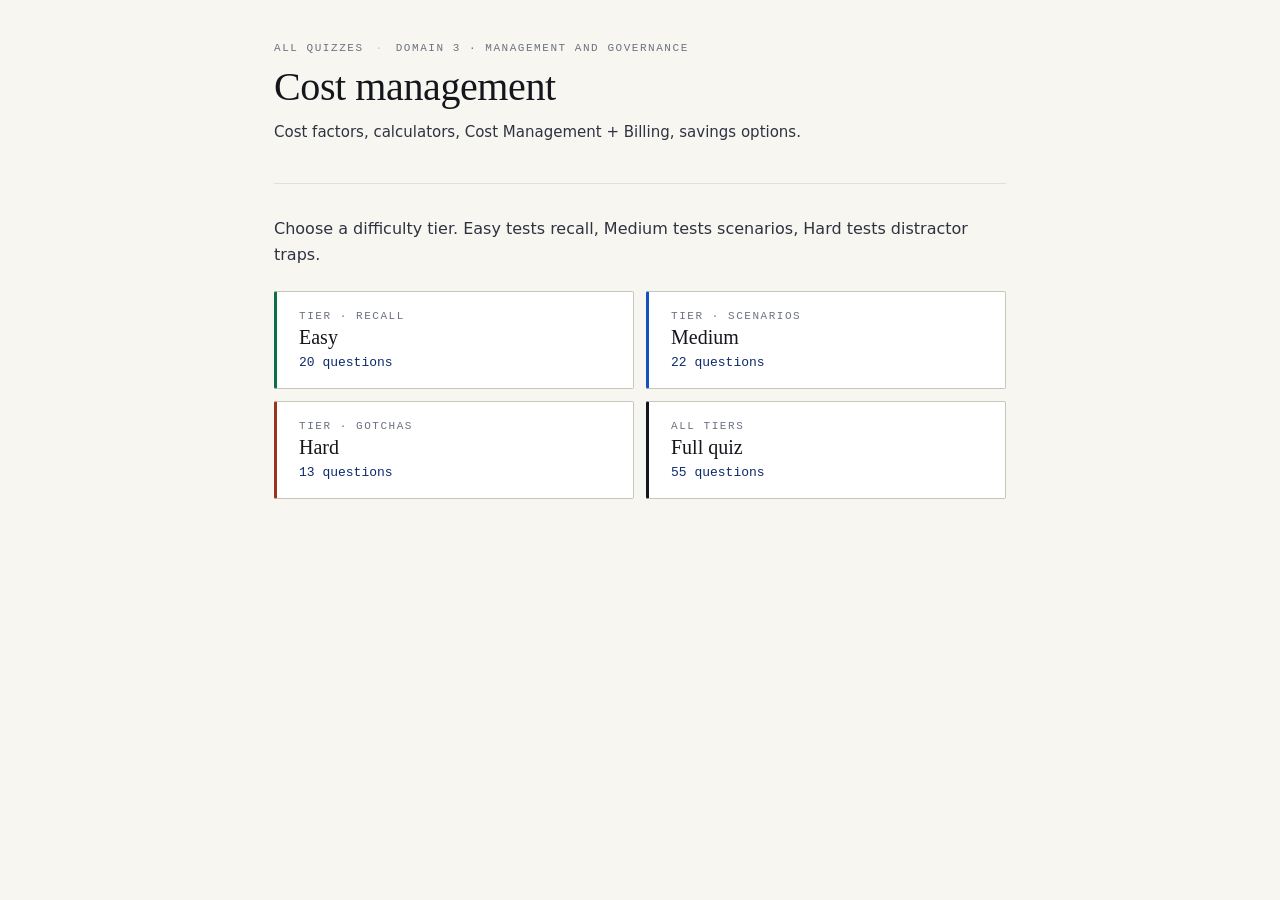
<file: quizzes/3.1-cost-management.html>
<!DOCTYPE html>
<html lang="en">
<head>
  <meta charset="UTF-8">
  <meta name="viewport" content="width=device-width, initial-scale=1.0">
  <title>3.1 Cost management · AZ-900 quiz</title>
  <link rel="stylesheet" href="quiz.css">
</head>
<body>
<div class="container">

  <header class="q-header">
    <div class="q-crumb"><a href="index.html">All quizzes</a><span class="sep">Domain 3 · Management and governance</span></div>
    <h1 class="q-title">Cost management</h1>
    <p class="q-subtitle">Cost factors, calculators, Cost Management + Billing, savings options.</p>
  </header>

  <div id="setup">
    <p class="setup-intro">Choose a difficulty tier. Easy tests recall, Medium tests scenarios, Hard tests distractor traps.</p>
    <div class="setup-diff">
      <button class="start-btn diff-easy" data-difficulty="easy"><span class="btn-label">Tier · Recall</span><span class="btn-title">Easy</span><span class="btn-count" id="count-easy">— questions</span></button>
      <button class="start-btn diff-medium" data-difficulty="medium"><span class="btn-label">Tier · Scenarios</span><span class="btn-title">Medium</span><span class="btn-count" id="count-medium">— questions</span></button>
      <button class="start-btn diff-hard" data-difficulty="hard"><span class="btn-label">Tier · Gotchas</span><span class="btn-title">Hard</span><span class="btn-count" id="count-hard">— questions</span></button>
      <button class="start-btn diff-all" data-difficulty="all"><span class="btn-label">All tiers</span><span class="btn-title">Full quiz</span><span class="btn-count" id="count-all">— questions</span></button>
    </div>
  </div>

  <div id="quiz" style="display: none;">
    <div class="q-progress"><span>Q<span id="q-num">1</span> / <span id="q-total">0</span></span><div class="progress-track"><div class="progress-fill" id="progress-fill"></div></div></div>
    <div class="q-card">
      <div class="q-meta"><span class="chip diff-easy" id="q-difficulty">easy</span></div>
      <div class="q-text" id="q-text"></div>
      <div class="q-options" id="q-options"></div>
      <div class="feedback" id="feedback"><div class="feedback-verdict" id="feedback-verdict"></div><div class="feedback-explanation" id="feedback-explanation"></div></div>
      <div class="q-controls"><span></span><button class="btn btn-primary" id="next-btn" style="display: none;">Next question</button></div>
    </div>
  </div>

  <div id="results" style="display: none;">
    <div class="results-hero">
      <div class="score-pct" id="score-pct">0%</div>
      <div class="score-fraction"><span id="score-num">0</span> of <span id="score-total">0</span> correct</div>
      <div class="verdict" id="score-verdict"></div>
    </div>
    <div class="results-actions">
      <button class="btn btn-primary" id="retry-btn">Retry same tier</button>
      <button class="btn btn-secondary" id="back-btn">Change tier</button>
    </div>
    <h2 class="review-title">Review</h2>
    <div id="review"></div>
  </div>

</div>

<script>
window.QUIZ_META = { title: "Cost management", code: "3.1", domain: "Domain 3" };

window.QUIZ_QUESTIONS = [
  // EASY
  { q: "Which is NOT a factor affecting Azure cost?", o: ["Resource type", "Geographic region", "Consumption/usage", "The colour of your logo"], a: 3, d: "easy", e: "Cost factors: resource type, consumption, maintenance state, region, network egress, subscription type. Colour doesn't feature." },
  { q: "Which tool estimates the cost of new Azure workloads BEFORE deployment?", o: ["Pricing Calculator", "TCO Calculator", "Cost Management + Billing", "Azure Advisor"], a: 0, d: "easy", e: "Pricing Calculator estimates cost of new Azure workloads. TCO Calculator compares Azure to on-prem." },
  { q: "Which tool compares Azure's cost with running the same workload on-premises?", o: ["Pricing Calculator", "Cost Management + Billing", "TCO Calculator", "Azure Monitor"], a: 2, d: "easy", e: "TCO (Total Cost of Ownership) Calculator projects the 5-year cost of on-prem vs Azure — a business-case tool." },
  { q: "Which is used to view actual spend, set budgets, and get cost alerts in Azure?", o: ["Pricing Calculator", "TCO Calculator", "Azure Advisor", "Cost Management + Billing"], a: 3, d: "easy", e: "Cost Management + Billing is the portal blade for tracking actual spend, setting budgets, and receiving alerts." },
  { q: "Which VM billing state means COMPUTE is NOT billed?", o: ["Deallocated from Portal or CLI", "Running normally on the host", "Stopped from within the guest OS", "Currently rebooting after updates"], a: 0, d: "easy", e: "Stopped-deallocated releases the VM from the host and stops compute billing. Just 'Stopped' (from OS) still incurs compute charges." },
  { q: "Which is TRUE about Azure network billing?", o: ["Ingress and egress are both billed", "Ingress is free; egress is billed", "Ingress is billed; egress is free", "Neither ingress nor egress is billed"], a: 1, d: "easy", e: "Data into Azure (ingress) is free. Data leaving Azure (egress) is billed." },
  { q: "Reserved Instances offer up to what percentage discount vs pay-as-you-go?", o: ["10%", "72%", "30%", "95%"], a: 1, d: "easy", e: "Reserved Instances can save up to 72% for 1- or 3-year commitments on predictable workloads." },
  { q: "Reserved Instance commitment periods are:", o: ["30 days or 90 days rolling terms", "1 month with monthly renewal", "5 years fixed term only", "1 year or 3 years upfront"], a: 3, d: "easy", e: "RI commitments: 1 year or 3 years. Longer commitments = deeper discount." },
  { q: "Azure Hybrid Benefit lets you:", o: ["Receive free Azure credits monthly", "Skip Microsoft licensing requirements entirely", "Bring existing Windows/SQL/Linux licences", "Reserve VM compute capacity in advance"], a: 2, d: "easy", e: "Hybrid Benefit = BYOL (Bring Your Own Licence) for Windows / SQL / RHEL / SUSE. Combines with Reservations for further savings." },
  { q: "Spot VMs offer up to what discount?", o: ["90%", "30%", "72%", "10%"], a: 0, d: "easy", e: "Spot VMs can be up to 90% off — but can be evicted at any time with 30 seconds notice." },
  { q: "The main trade-off of Spot VMs is:", o: ["They cost more than reserved capacity", "They are limited to a single Azure region", "Azure can evict them when it needs capacity", "They require ExpressRoute connectivity"], a: 2, d: "easy", e: "Spot VMs are cheap but evictable. Ideal for interruptible batch work with checkpointing." },
  { q: "What are Azure Tags?", o: ["Key-value metadata on Azure resources", "Physical labels attached to datacentre servers", "Snapshots used as backup markers", "Named collections of Azure regions"], a: 0, d: "easy", e: "Tags are metadata (key/value pairs) — used for cost allocation, ownership, environment, etc." },
  { q: "The maximum number of tags per Azure resource is:", o: ["10", "25", "Unlimited", "50"], a: 3, d: "easy", e: "Up to 50 tags per resource, key-value format, case-insensitive keys." },
  { q: "Tags are inherited from a resource group by default:", o: ["Yes, automatically from resource group to resource", "Only for resources in production tier", "No — Policy is needed to enforce inheritance", "Only for virtual machines and disks"], a: 2, d: "easy", e: "Tags are NOT auto-inherited. If you want inheritance, use Azure Policy to append parent tags to child resources." },
  { q: "Dev/Test subscriptions in Azure offer:", o: ["Discount rates for non-production use", "No discount versus pay-as-you-go", "Available only for production workloads", "Available only in Azure Government cloud"], a: 0, d: "easy", e: "Dev/Test subs give discounted rates for non-production — must have a Visual Studio subscription. Using them for prod violates licensing." },
  { q: "Azure Savings Plans commit you to:", o: ["A specific VM SKU in a specific region for 1 or 3 years", "An unlimited spend cap across the tenant", "A no-cost commitment with no discount", "A fixed hourly spend for 1 or 3 years across VM SKUs"], a: 3, d: "easy", e: "Savings Plans = commit to $X/hour for 1/3 years. More flexible than RIs — applies across SKUs and regions." },
  { q: "Cross-region data transfer in Azure:", o: ["Is free across all Azure regions worldwide", "Incurs egress cost, often above internet egress", "Is free only for virtual machine traffic", "Is only billed within Azure China regions"], a: 1, d: "easy", e: "Moving data between Azure regions is billed as egress, and cross-region egress rates are typically higher than internet egress." },
  { q: "Which of these is TRUE about Azure region pricing?", o: ["Every region charges identical prices per SKU", "Prices vary by region for the same SKU", "Only Azure Government is priced higher", "Only Azure China is priced lower"], a: 1, d: "easy", e: "Prices vary by region — for the same SKU, some regions are cheaper than others due to local operating costs." },
  { q: "What is the primary purpose of setting a budget in Azure Cost Management?", o: ["To physically block resource deployment at the cap", "To purchase Reserved Instances automatically", "To track spend and alert at set thresholds", "To disable non-compliant Azure services"], a: 2, d: "easy", e: "Budgets track actual and forecasted spend, and send alerts. They do NOT automatically block resource creation — pair with automation for that." },
  { q: "Azure Advisor provides recommendations in which category related to cost?", o: ["Reliability recommendations only", "Cost right-sizing and reservations", "Performance recommendations only", "Security recommendations only"], a: 1, d: "easy", e: "Advisor's five pillars: reliability, security, performance, cost, operational excellence. Cost recs include right-sizing and buying reservations." },

  // MEDIUM
  { q: "A dev VM is used 8 hours per day. To minimize cost:", o: ["Stop-deallocate the VM outside business hours", "Delete the VM every evening and redeploy each morning", "Leave it running for consistent availability", "Switch to a P1 premium tier", "Downgrade to the smallest available SKU permanently"], a: 0, d: "medium", e: "Stop-deallocating pauses compute billing while retaining the disk — ready to resume in the morning." },
  { q: "A CFO asks for a 5-year financial comparison of moving your datacentre to Azure. Best tool?", o: ["Pricing Calculator", "Cost Management + Billing", "Azure Advisor", "TCO Calculator"], a: 3, d: "medium", e: "TCO Calculator compares the 5-year cost of on-prem vs Azure — exactly a CFO-oriented business case." },
  { q: "You want to spec out the monthly cost of a new 3-tier web app in Azure. Best tool?", o: ["TCO Calculator", "Cost Management + Billing", "Reserved Instance portal", "Azure Advisor cost pillar", "Azure Pricing Calculator"], a: 4, d: "medium", e: "Pricing Calculator estimates monthly Azure cost for a specific proposed workload." },
  { q: "You have a predictable, steady production workload for the next 3 years. Best savings option?", o: ["Spot VMs", "Reserved Instances for 3 years", "Pay-as-you-go pricing", "Dev/Test subscription rates"], a: 1, d: "medium", e: "Predictable, long-term workloads are the classic Reserved Instance use case." },
  { q: "A large batch processing job runs overnight and can restart if interrupted. Best cost option?", o: ["Spot VMs with checkpoint restart", "Reserved Instances for one year", "Standard pay-as-you-go rates", "Dev/Test subscription rates", "Azure Savings Plan hourly commitment"], a: 0, d: "medium", e: "Interruptible + checkpointable workloads are ideal for Spot VMs (up to 90% off, evictable)." },
  { q: "You want to track costs by department (Marketing, Finance, R&D). Best approach?", o: ["Create a separate subscription per department", "Move each department to a different Azure region", "Apply Department tags and filter Cost Analysis", "Buy separate reservations for each department"], a: 2, d: "medium", e: "Tags are Azure's canonical mechanism for cost allocation without splitting into many subscriptions." },
  { q: "A workload uses Windows Server VMs. You already own the Windows Server licences. Which saves money?", o: ["Standard VM pricing with Windows included", "Spot VMs only, no other choice", "Not possible to reuse existing licences", "Azure Hybrid Benefit for BYOL licensing"], a: 3, d: "medium", e: "Hybrid Benefit lets you apply existing on-prem Windows / SQL licences to Azure resources, saving on the licensing portion." },
  { q: "Which VM state incurs compute billing?", o: ["Stopped-deallocated via Portal or CLI", "Deleted from the subscription entirely", "Never billed in any Azure state", "Stopped from within the guest OS"], a: 3, d: "medium", e: "Stopping the OS keeps the VM allocated on a host — compute is still billed. Only Deallocation frees the host and stops compute billing." },
  { q: "You want to be alerted when your monthly spend reaches 80% of a target. Use:", o: ["Azure Firewall network alerts", "Azure Advisor recommendations", "Microsoft Sentinel analytics rules", "Azure Monitor metric alerts on resources", "Cost Management budget with alerts"], a: 4, d: "medium", e: "Budgets support percentage-based alert thresholds (50/75/90/100%) that notify via email or Action Group." },
  { q: "Which is TRUE about Savings Plans vs Reserved Instances?", o: ["They are effectively the same product", "Savings Plans are more flexible, RIs discount deeper", "Reserved Instances are more flexible than Savings Plans", "Savings Plans are for dev/test workloads only"], a: 1, d: "medium", e: "Savings Plans: commit to $X/hour, applied broadly. RIs: commit to specific SKU/region. RIs deeper discount, Savings Plans more flexible." },
  { q: "You want to automate cost reports delivered to a storage account for BI tools. Use:", o: ["Cost Management scheduled storage exports", "Azure Firewall diagnostic logging", "Azure Advisor recommendation exports", "Reserved Instance usage dashboard", "Manual monthly CSV download from Portal"], a: 0, d: "medium", e: "Cost Management supports scheduled exports of usage data to a storage account for reporting." },
  { q: "A resource's cost depends on region. Which is TRUE?", o: ["Every region charges the same for the same SKU", "Some regions are cheaper than others for the same SKU", "Only Azure Government is cheaper than other regions", "Only Azure Government is priced above others"], a: 1, d: "medium", e: "Region pricing varies. Moving a resource to a cheaper region (if latency/compliance allow) is a common cost optimisation." },
  { q: "Which is TRUE about Reserved Instances scope?", o: ["Only apply to virtual machine compute capacity", "Only apply to dev/test tier resources", "Cover VMs, SQL, Cosmos DB, Storage, and more", "Only available for on-premises workloads"], a: 2, d: "medium", e: "Reservations exist for many services beyond VMs — RI is a broad Azure discount mechanism." },
  { q: "Which is TRUE about Azure Advisor cost recommendations?", o: ["They cost money to view in the portal", "They automatically apply changes to resources", "They flag idle resources for right-sizing", "They only work in United States regions"], a: 2, d: "medium", e: "Advisor surfaces cost recommendations you can act on manually — right-size VMs, shut down idle ones, buy RIs, etc." },
  { q: "A VM running in West Europe is deallocated. You are billed for:", o: ["Both compute and attached managed disk", "Only the compute portion of the VM", "Nothing while the VM is deallocated", "Only the attached managed disk"], a: 3, d: "medium", e: "Deallocation stops compute billing. Managed disks (storage) continue to bill." },
  { q: "You want to prevent development teams from deploying VMs larger than a certain SKU (cost control). Best tool?", o: ["Azure Policy 'Allowed VM SKUs' definition", "Cost Management budget alerts alone", "Delete their subscription entirely", "Assign Reader RBAC role only", "Azure Blueprint with locked resources"], a: 0, d: "medium", e: "Azure Policy can enforce allowed VM SKUs, preventing expensive VMs from being created. Budgets alert but don't block deployment." },
  { q: "Which is FALSE about tags in Azure?", o: ["Tags auto-inherit from the resource group", "Up to 50 tags are allowed per resource", "Tag keys are treated as case-insensitive", "Tags can be enforced through Azure Policy"], a: 0, d: "medium", e: "Tags are NOT automatically inherited by default. Policy can enforce inheritance (via 'append' or 'modify' effects)." },
  { q: "Which type of Azure subscription is BEST for a large enterprise with negotiated pricing and multiple departments?", o: ["Standard pay-as-you-go subscription", "Enterprise Agreement (EA) subscription", "Microsoft-sponsored free trial", "Dev/Test Visual Studio subscription", "Cloud Solution Provider (CSP) subscription"], a: 1, d: "medium", e: "EA subscriptions are for large enterprises with negotiated committed spend, department-level cost management, and prepaid credits." },
  { q: "You've bought a Reserved Instance for a specific region and VM family, but your workload is now in a different region. Which is TRUE?", o: ["The reservation is forfeited with no refund", "It converts automatically to the new region", "You can exchange the RI for a different one", "You must delete the reservation manually"], a: 2, d: "medium", e: "Reservations can be exchanged or refunded (with limits). Savings Plans are more flexible from the start." },
  { q: "You need to prevent 'bill shock' while learning Azure. What's the safest first action?", o: ["Delete all Azure subscriptions immediately", "Disable Cost Management entirely", "Buy a 3-year Reserved Instance upfront", "Set a small monthly budget with email alerts"], a: 3, d: "medium", e: "A small budget with alerts (e.g. $5/month) is a low-friction way to be notified if usage grows unexpectedly." },
  { q: "Reserving Cosmos DB throughput (RUs) is which type of Azure reservation?", o: ["Reserved Instance for compute", "Reserved Capacity for throughput", "Software Plan for OS licences", "Savings Plan hourly commitment"], a: 1, d: "medium", e: "Reserved Capacity covers throughput-style commitments — Storage, SQL DB vCores, Cosmos DB RUs, Databricks DBUs. Reserved Instances = compute (VMs); Software Plans = OS subscriptions." },
  { q: "Azure Hybrid Benefit for SQL covers which of these workloads?", o: ["Only Azure SQL Database as a service", "The full SQL portfolio, VMs, and SSIS", "Only SQL Database plus Managed Instance", "Only on-premises SQL Server installations"], a: 1, d: "medium", e: "SQL Hybrid Benefit covers the whole SQL portfolio: PaaS SQL DB, Managed Instance, SQL Server on Azure VMs, and Data Factory SSIS. Not just PaaS SQL." },

  // HARD
  { q: "Which is TRUE about the interaction of Reserved Instances + Hybrid Benefit?", o: ["They stack, reaching around 85% savings", "They cannot be combined on the same VM", "Hybrid Benefit replaces RIs entirely", "RIs completely replace Hybrid Benefit"], a: 0, d: "hard", e: "Reservations + Hybrid Benefit stack. Combined savings can reach ~85% on eligible Windows / SQL workloads." },
  { q: "A budget in Cost Management fires at 100%. What happens by default?", o: ["New resource deployments stop automatically", "The subscription is disabled until reset", "Notifications fire; deployments continue", "All resources are deleted at 100%", "Existing resources are throttled to lower SKUs"], a: 2, d: "hard", e: "Budgets alert but don't block. If you want a hard cap, wire the budget's Action Group to a runbook/Function that disables deployment." },
  { q: "Which is TRUE about Pricing Calculator estimates?", o: ["They are exact, invoice-accurate final numbers", "Estimates on list prices; actuals may differ", "They cover virtual machine estimates only", "They require Cost Management RBAC to open"], a: 1, d: "hard", e: "Pricing Calculator uses public list prices. Actual bills reflect your usage, negotiated rates, RIs, and Hybrid Benefit — often lower." },
  { q: "A VM is in Standard_D8s_v3 for 24/7 production. Which sequence is likely to save the most?", o: ["Apply Hybrid Benefit alone with no reservation", "Deallocate the VM every night to save", "Switch entirely to Spot VM pricing", "Combine 3-year RI with Hybrid Benefit", "Buy a 1-year Savings Plan and stop there"], a: 3, d: "hard", e: "For 24/7 production workloads, stacking 3-year RI + Hybrid Benefit is the deepest predictable discount. Spot risks eviction. Deallocation contradicts 24/7." },
  { q: "Which of these is TRUE about Azure's free-tier services?", o: ["Every Azure service is free indefinitely", "$200 credit, 12 months free services", "Only virtual machines free for 12 months", "Free tier is only offered in the United States"], a: 1, d: "hard", e: "Free account: $200 credit (30 days), 12 months of specific popular services free with limits, and some always-free services." },
  { q: "Which is a valid reason cross-region egress costs more than internet egress in some cases?", o: ["It doesn't — internet egress always costs more", "There is no cross-region egress charge at all", "Uses Microsoft backbone at a higher per-GB rate", "Only virtual machine traffic pays egress fees"], a: 2, d: "hard", e: "Egress pricing depends on paths and destinations. Cross-region often has higher per-GB rates than internet in some regions — check the pricing sheet for specifics." },
  { q: "You have a VMSS with autoscale. Best cost-monitoring approach?", o: ["Check the invoice manually each month", "RG-scoped budget with 50/80/100% alerts", "Delete the entire VMSS every night", "Ignore costs since autoscale is optimal", "Turn off autoscale to make costs predictable"], a: 1, d: "hard", e: "Budgets can be scoped to RGs, subscriptions, or MGs — the tightest useful scope is best for early warning." },
  { q: "Which is TRUE about buying a Reserved Instance?", o: ["Applies retroactively to past billed usage", "Locks in all workloads across the tenant", "Requires a fixed 3-year commitment always", "Applies going forward to matching resources"], a: 3, d: "hard", e: "RIs apply to matching running resources going forward. Past usage isn't refunded. Terms are 1 or 3 years." },
  { q: "Which subscription type is best for INTERNAL training with dev/test workloads?", o: ["Dev/Test subscription with Visual Studio", "Enterprise Agreement subscription", "Standard pay-as-you-go for production", "Microsoft-sponsored subscription only"], a: 0, d: "hard", e: "Dev/Test subs offer reduced rates for non-production — but require a Visual Studio subscription and can't legally run production workloads." },
  { q: "Which is TRUE about the cost model for Azure Functions on the Consumption plan?", o: ["A fixed monthly subscription fee", "Pay only for underlying storage used", "Completely free of any billing", "A flat per-second compute charge only", "Per-execution and GB-seconds usage"], a: 4, d: "hard", e: "Consumption plan bills for executions + GB-seconds (memory × duration). Includes a generous free monthly grant." },
  { q: "You've forgotten a set of test resources in an RG. Best way to see if they're costing you money?", o: ["Wait for the next monthly invoice", "Delete random resources until costs drop", "Cost Analysis filtered by RG for daily spend", "Only check Azure Advisor recommendations"], a: 2, d: "hard", e: "Cost Analysis (filter by RG or tag) shows daily/monthly spend broken down by service — the fastest way to spot forgotten resources." },
  { q: "Which is TRUE about the tag-based cost allocation strategy for a large org?", o: ["Not possible within a single Azure tenant", "Consistent tags enforced by Policy plus exports", "Only viable under an Enterprise Agreement", "Requires no upfront planning to succeed", "Only works if each department has its own tenant"], a: 1, d: "hard", e: "Tag-driven chargeback needs discipline: consistent taxonomy, Policy-enforced tags at deploy, and periodic exports. Well worth it at scale." },
  { q: "You have an existing RHEL subscription and want to attach it to Azure VMs to save cost. Which reservation type is this?", o: ["Software Plan for OS subscriptions", "Reserved Capacity for throughput", "Reserved Instance for compute", "Spot VM eviction-based pricing"], a: 0, d: "hard", e: "Software Plans cover OS subscriptions like RHEL, SUSE, and Windows Server. Reserved Instances cover compute capacity, not the OS licence." }
];
</script>
<script src="quiz.js"></script>
</body>
</html>
</file>
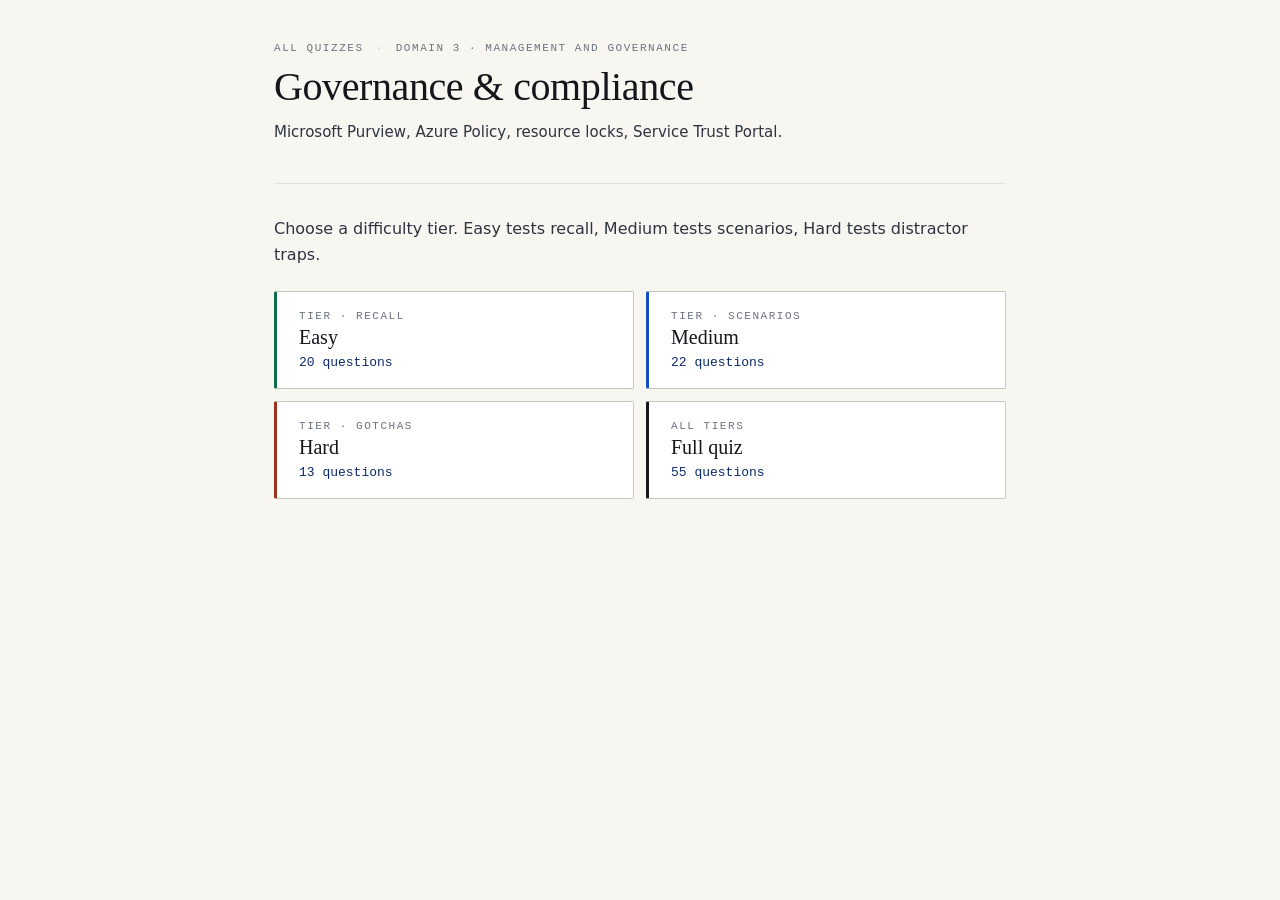
<file: quizzes/3.2-governance-compliance.html>
<!DOCTYPE html>
<html lang="en">
<head>
  <meta charset="UTF-8">
  <meta name="viewport" content="width=device-width, initial-scale=1.0">
  <title>3.2 Governance &amp; compliance · AZ-900 quiz</title>
  <link rel="stylesheet" href="quiz.css">
</head>
<body>
<div class="container">

  <header class="q-header">
    <div class="q-crumb"><a href="index.html">All quizzes</a><span class="sep">Domain 3 · Management and governance</span></div>
    <h1 class="q-title">Governance &amp; compliance</h1>
    <p class="q-subtitle">Microsoft Purview, Azure Policy, resource locks, Service Trust Portal.</p>
  </header>

  <div id="setup">
    <p class="setup-intro">Choose a difficulty tier. Easy tests recall, Medium tests scenarios, Hard tests distractor traps.</p>
    <div class="setup-diff">
      <button class="start-btn diff-easy" data-difficulty="easy"><span class="btn-label">Tier · Recall</span><span class="btn-title">Easy</span><span class="btn-count" id="count-easy">— questions</span></button>
      <button class="start-btn diff-medium" data-difficulty="medium"><span class="btn-label">Tier · Scenarios</span><span class="btn-title">Medium</span><span class="btn-count" id="count-medium">— questions</span></button>
      <button class="start-btn diff-hard" data-difficulty="hard"><span class="btn-label">Tier · Gotchas</span><span class="btn-title">Hard</span><span class="btn-count" id="count-hard">— questions</span></button>
      <button class="start-btn diff-all" data-difficulty="all"><span class="btn-label">All tiers</span><span class="btn-title">Full quiz</span><span class="btn-count" id="count-all">— questions</span></button>
    </div>
  </div>

  <div id="quiz" style="display: none;">
    <div class="q-progress"><span>Q<span id="q-num">1</span> / <span id="q-total">0</span></span><div class="progress-track"><div class="progress-fill" id="progress-fill"></div></div></div>
    <div class="q-card">
      <div class="q-meta"><span class="chip diff-easy" id="q-difficulty">easy</span></div>
      <div class="q-text" id="q-text"></div>
      <div class="q-options" id="q-options"></div>
      <div class="feedback" id="feedback"><div class="feedback-verdict" id="feedback-verdict"></div><div class="feedback-explanation" id="feedback-explanation"></div></div>
      <div class="q-controls"><span></span><button class="btn btn-primary" id="next-btn" style="display: none;">Next question</button></div>
    </div>
  </div>

  <div id="results" style="display: none;">
    <div class="results-hero">
      <div class="score-pct" id="score-pct">0%</div>
      <div class="score-fraction"><span id="score-num">0</span> of <span id="score-total">0</span> correct</div>
      <div class="verdict" id="score-verdict"></div>
    </div>
    <div class="results-actions">
      <button class="btn btn-primary" id="retry-btn">Retry same tier</button>
      <button class="btn btn-secondary" id="back-btn">Change tier</button>
    </div>
    <h2 class="review-title">Review</h2>
    <div id="review"></div>
  </div>

</div>

<script>
window.QUIZ_META = { title: "Governance & compliance", code: "3.2", domain: "Domain 3" };

window.QUIZ_QUESTIONS = [
  // EASY
  { q: "Microsoft Purview is used for:", o: ["Compute orchestration and job scheduling", "Load balancing across multiple regions", "Data governance across your data estate", "Cost management and budget tracking"], a: 2, d: "easy", e: "Purview is Microsoft's unified data governance platform — data discovery, classification, lineage, and compliance across sources." },
  { q: "Azure Policy governs:", o: ["What configurations resources are allowed to have", "Who has access permissions to each resource", "How much each resource costs per month", "Physical security in Microsoft datacenters"], a: 0, d: "easy", e: "Policy enforces resource configuration standards (e.g. allowed regions, required tags, secure transfer required)." },
  { q: "RBAC governs:", o: ["Approved configuration standards for resources", "The physical infrastructure security layer", "Only virtual network access permissions", "Which identities can perform which actions"], a: 3, d: "easy", e: "RBAC is identity-based — it decides who can perform which actions on which resources." },
  { q: "Which is TRUE about the relationship between Policy and RBAC?", o: ["They are alternatives — pick one of them", "Policy has fully replaced RBAC in modern Azure", "RBAC is deprecated in favour of Policy", "They complement each other and should be used together"], a: 3, d: "easy", e: "Policy + RBAC are complementary. Policy = what's allowed to exist/happen. RBAC = who can act. Both are enforced by ARM at request time." },
  { q: "A policy 'definition' in Azure Policy is:", o: ["An identity role assignment for a user", "A single JSON rule for a resource type", "A resource lock at management-group scope", "A subscription-level governance container"], a: 1, d: "easy", e: "A policy definition is a single JSON rule (e.g. 'allowed locations = West Europe / UK South')." },
  { q: "A policy 'initiative' is:", o: ["A single JSON rule targeting one resource type", "A subscription for grouping related workloads", "A bundle of policy definitions (e.g. ISO 27001)", "A resource lock protecting critical resources"], a: 2, d: "easy", e: "Initiatives (also called policy sets) group many definitions for coherent governance packages." },
  { q: "Which of these is a valid Azure Policy effect?", o: ["Deny (block non-compliant requests)", "Reboot the resource on drift detection", "Format an attached storage disk", "Deploy anywhere without evaluation"], a: 0, d: "easy", e: "Common effects: audit, deny, append, modify, deployIfNotExists, auditIfNotExists, disabled." },
  { q: "Which effect blocks a non-compliant resource from being created?", o: ["Audit (logs only, no block)", "Deny (fails the request)", "Modify (adjusts properties)", "Disabled (evaluation off)"], a: 1, d: "easy", e: "The 'deny' effect blocks creation or modification if the resource doesn't meet policy criteria." },
  { q: "Which effect only logs a violation but does NOT block the action?", o: ["Deny (rejects the request)", "Modify (adjusts properties)", "AppendIfNotExists (adds fields)", "Audit (logs non-compliance)"], a: 3, d: "easy", e: "Audit records non-compliance without blocking — useful for measuring drift or preparing a rollout." },
  { q: "A resource lock has how many types?", o: ["1 type (Delete only)", "3 types (Read, Write, Delete)", "2 types (ReadOnly and Delete)", "5 types (one per scope level)"], a: 2, d: "easy", e: "Two lock types: ReadOnly (no modify, no delete) and Delete/CanNotDelete (modify allowed, no delete)." },
  { q: "A 'ReadOnly' lock:", o: ["Blocks both modify and delete operations", "Allows delete but prevents modification", "Blocks read but allows modifications", "Has no effect on Owner-role users"], a: 0, d: "easy", e: "ReadOnly = no modify AND no delete. Even Owners are affected — the lock must be removed first." },
  { q: "A 'Delete' (CanNotDelete) lock:", o: ["Blocks both modify and delete operations", "Allows modification but blocks deletion", "Blocks all read requests to the resource", "Only applies to blob-storage containers"], a: 1, d: "easy", e: "Delete lock allows modification but blocks deletion. Useful for critical resources that need updates but must not be removed." },
  { q: "Resource locks can be applied at which scopes?", o: ["Only at the tenant root scope", "Only at management-group scope", "Only at individual-resource scope", "At subscription, resource group, or resource"], a: 3, d: "easy", e: "Locks work at subscription, RG, or resource scope. They inherit down." },
  { q: "The Service Trust Portal is:", o: ["A cost-management and billing dashboard", "A network firewall for external traffic", "Microsoft's public repository of audit reports", "A workload-monitoring and alerting tool"], a: 2, d: "easy", e: "Service Trust Portal (servicetrust.microsoft.com) hosts SOC / ISO / FedRAMP / HIPAA / PCI reports and compliance guides." },
  { q: "Which compliance framework focuses on the EU personal-data protection?", o: ["GDPR (General Data Protection Regulation)", "FedRAMP (US federal cloud program)", "PCI-DSS (payment-card standard)", "SOX (Sarbanes-Oxley financial law)"], a: 0, d: "easy", e: "GDPR = General Data Protection Regulation, EU's personal-data protection law." },
  { q: "Which compliance framework applies to US healthcare data?", o: ["ISO 27001 (information security standard)", "HIPAA (US healthcare privacy law)", "PCI-DSS (payment card industry standard)", "FedRAMP (US federal cloud program)"], a: 1, d: "easy", e: "HIPAA (Health Insurance Portability and Accountability Act) governs US healthcare data protection. HITRUST is a common implementation framework." },
  { q: "Which compliance framework applies to US federal government cloud use?", o: ["GDPR (EU personal-data regulation)", "PCI-DSS (payment card standard)", "FedRAMP (US federal cloud program)", "HIPAA (US healthcare privacy)"], a: 2, d: "easy", e: "FedRAMP = Federal Risk and Authorization Management Program — standard for US federal cloud services." },
  { q: "Which compliance framework applies to payment card data?", o: ["PCI-DSS (payment-card industry standard)", "HIPAA (US healthcare privacy law)", "FedRAMP (US federal cloud program)", "GDPR (EU personal-data regulation)"], a: 0, d: "easy", e: "PCI-DSS = Payment Card Industry Data Security Standard. Applies to any org handling cardholder data." },
  { q: "ISO 27001 is:", o: ["A payment-card processing framework", "A cloud-pricing and reservation model", "A managed backup and restore service", "An international standard for information security (ISMS)"], a: 3, d: "easy", e: "ISO 27001 is the international standard for ISMS — widely adopted for security certification." },
  { q: "SOC audit reports (SOC 1 / 2 / 3) apply to:", o: ["Controls limited to US healthcare providers only", "Service organisation controls at cloud/data providers", "Payment card processing systems exclusively", "Government workloads and federal agencies only"], a: 1, d: "easy", e: "SOC reports assess how service providers manage security, availability, processing integrity, confidentiality, and privacy." },

  // MEDIUM
  { q: "You want to prevent anyone from deploying storage accounts without 'secure transfer required' (HTTPS-only). Best tool?", o: ["Azure Policy with a 'deny' effect on the setting", "RBAC role assignments restricting the team", "A resource lock on the storage account", "Microsoft Purview data classification scan"], a: 0, d: "medium", e: "Policy with 'deny' can enforce configuration standards — RBAC governs who can act, not what's allowed." },
  { q: "You want to prevent a specific team from deleting a specific database. Best combination?", o: ["RBAC Reader role for the team is sufficient", "Azure Firewall rules blocking their IP addresses", "A Delete lock on the database alone is enough", "A Delete lock plus RBAC restricting who can unlock", "Purview policies blocking deletion operations"], a: 3, d: "medium", e: "Locks apply on top of RBAC. Combine a Delete lock with restricting who has 'Microsoft.Authorization/*' to remove the lock." },
  { q: "An auditor requests Microsoft's SOC 2 Type II attestation for Azure. Where do you find it?", o: ["Azure Advisor recommendation feed", "Service Trust Portal compliance library", "Microsoft Cost Management portal", "Microsoft Sentinel workspace dashboard"], a: 1, d: "medium", e: "Service Trust Portal is the public library of Microsoft's audit reports and compliance documentation." },
  { q: "You need to automatically classify PII across many storage accounts and databases. Best tool?", o: ["Azure Policy with an append effect", "Cost Management with tag rules", "Microsoft Purview data classification", "Azure Advisor with a data-scan feature"], a: 2, d: "medium", e: "Purview auto-scans data sources, classifies content (PII, financial, health), and tracks lineage across your estate." },
  { q: "You want ONE policy to apply across 20 subscriptions in your organisation. Best approach?", o: ["Assign the policy to each subscription individually", "Use RBAC role assignments to enforce compliance", "Apply resource locks on each subscription root", "Assign at a Management Group above the subscriptions"], a: 3, d: "medium", e: "Policies at management group scope cascade to all child subs. Single assignment covers all 20." },
  { q: "Which is TRUE about resource locks?", o: ["Even Owners must remove the lock before deleting", "Owner-role users bypass locks automatically", "Only Readers are affected; higher roles bypass", "Locks are subscription-scoped only, not RG scope"], a: 0, d: "medium", e: "Locks apply universally regardless of RBAC. To bypass, you must first remove the lock — which requires 'Microsoft.Authorization/*' rights." },
  { q: "You want Azure Policy to automatically add a diagnostic settings resource whenever a storage account is created. Best effect?", o: ["Audit (log-only, no action)", "Deny (block the deployment)", "Disabled (no evaluation)", "Modify (change tags on target)", "DeployIfNotExists (deploy related resource)"], a: 4, d: "medium", e: "DeployIfNotExists deploys a related resource (like diagnostic settings) when the target resource is created without one." },
  { q: "You want to enforce that every new resource has an 'Environment' tag. Best effect?", o: ["Audit-only for the missing tag", "Reader RBAC assignment on the RG", "Deny (block) or Modify (auto-add the tag)", "Delete lock on any resource without the tag", "DeployIfNotExists for a linked Tag resource"], a: 2, d: "medium", e: "Deny blocks resource creation without the tag. Modify (or append) can auto-add it. Both are valid strategies." },
  { q: "Which is TRUE about Azure Policy vs RBAC in terms of enforcement?", o: ["Only Policy is enforced at deployment time", "Both are enforced by ARM; a request must pass both", "RBAC is enforced later by a background job", "Neither is enforced automatically; audits only"], a: 1, d: "medium", e: "Every ARM request must pass RBAC (who) AND Policy (what). If either fails, the request is rejected." },
  { q: "Which is TRUE about ReadOnly locks and VMs?", o: ["They can block VM start/stop as those change state", "They have no side effects on running VMs", "They only apply to attached managed disks", "They only affect virtual network peerings"], a: 0, d: "medium", e: "ReadOnly is strict — even start/stop, which change VM state, can be blocked. Use Delete lock instead if operations must remain possible." },
  { q: "Which is TRUE about Microsoft Purview's scope?", o: ["It only scans Azure Blob Storage containers", "It is limited to on-premises data sources", "It is a managed backup and restore tool", "It scans Azure, on-prem, other clouds, and SaaS"], a: 3, d: "medium", e: "Purview scans a wide range of data sources across your estate — Azure, AWS, on-prem, and SaaS." },
  { q: "A company wants to run an audit against ISO 27001 controls in Azure. Best resource?", o: ["Microsoft Purview data classification alone", "Azure Advisor with an ISO 27001 checkbox", "Service Trust Portal plus Purview Compliance Manager", "Azure Bastion audit-mode dashboard", "Cost Management compliance-report feature"], a: 2, d: "medium", e: "Service Trust Portal provides evidence documentation. Compliance Manager (within Purview) helps assess and manage your ongoing compliance posture." },
  { q: "Which is TRUE about built-in Azure Policy definitions?", o: ["There are only 5 built-in definitions total", "There are hundreds spanning many governance areas", "You must always write your own custom policies", "Built-in definitions only apply to virtual machines"], a: 1, d: "medium", e: "Azure ships with 100s of built-in policies. Custom policies are also possible when built-ins don't cover a specific need." },
  { q: "You want to prevent VMs from being created outside three approved regions. Best policy configuration?", o: ["'Allowed locations' built-in policy with deny effect", "RBAC restricting deploy permission by region", "Resource lock on every regional resource group", "Purview data-classification tag on VM resources", "Azure Firewall rules blocking cross-region traffic"], a: 0, d: "medium", e: "The built-in 'Allowed locations' policy enforces region restrictions with deny." },
  { q: "Which is FALSE about the difference between Purview and Azure Policy?", o: ["Purview governs data discovery and classification", "Policy governs resource configuration and standards", "They complement each other in a governance strategy", "They are effectively the same product with two names"], a: 3, d: "medium", e: "Purview = data. Policy = resource configuration. Different tools for different governance layers." },
  { q: "You need to prove Microsoft's Azure Government offering meets FedRAMP High. Best source?", o: ["Guess based on the marketing website", "A public Reddit thread on GovCloud", "Service Trust Portal compliance documents", "Delete the workload from Azure Government", "The Azure Portal 'compliance' blade only"], a: 2, d: "medium", e: "Service Trust Portal has FedRAMP attestations and boundary documents for Azure and Azure Government." },
  { q: "Which effect will BOTH block non-compliant resources and log them?", o: ["Audit (logs but does not block)", "Deny (blocks and logs as non-compliant)", "Modify (rewrites resource properties)", "AuditIfNotExists (logs missing dependents)"], a: 1, d: "medium", e: "'Deny' blocks the request. Any denied deployment is also visible in activity logs and compliance reports." },
  { q: "You need to ensure a legal hold on a specific storage container — no deletion for 7 years. Best fit?", o: ["RBAC Reader role on the storage account", "Delete the container after 7 years manually", "Rely on backups and versioning alone", "Immutable blob policy plus a Delete lock on account", "Azure Policy audit effect on delete actions"], a: 3, d: "medium", e: "Storage-level immutable policies + resource locks + Policy give layered protection for legally-mandated retention." },
  { q: "Which is TRUE about Microsoft Purview Compliance Manager?", o: ["A live compliance-posture tool with scoring and actions", "A firewall for classified data workloads", "A static PDF report of past audit results", "A direct replacement for the Service Trust Portal"], a: 0, d: "medium", e: "Compliance Manager is a live tool for tracking and improving your compliance posture. Service Trust Portal is the doc repository." },
  { q: "Which is a valid way to standardise deployment configurations while also meeting policy?", o: ["Manual deployment for every environment", "Rely only on operator memory and checklists", "Never automate any resource deployments", "Use IaC templates alone without any policy", "Combine IaC templates with Azure Policy for enforcement"], a: 4, d: "medium", e: "IaC + Policy is the modern pattern — templates express intent, policy ensures compliance even when someone bypasses templates." },
  { q: "At which of these scopes CAN'T you apply a resource lock?", o: ["Subscription root scope", "Individual resource scope", "Management group scope", "Resource group scope"], a: 2, d: "medium", e: "Locks apply at Subscription, Resource Group, or Resource scope only. NOT at Management Group. A classic gotcha." },
  { q: "Which built-in roles can create or delete resource locks?", o: ["Only the Owner role at each scope", "Owner and User Access Administrator roles", "Owner and Contributor roles at scope", "Any role with write access on the resource", "The Reader role plus Security Admin role"], a: 1, d: "medium", e: "Only Owner and User Access Administrator hold Microsoft.Authorization/locks/*. Contributors can build/destroy resources but not the locks that protect them." },

  // HARD
  { q: "Which is TRUE about the difference between Policy audit and deny effects?", o: ["Both effects block deployments equally", "Deny only affects read requests, not writes", "They function the same way in practice", "Audit only logs; deny blocks. Roll out audit first, then deny"], a: 3, d: "hard", e: "Progressive rollout pattern: start with audit to see what breaks. Analyse, exempt where needed, then flip to deny." },
  { q: "You accidentally applied a ReadOnly lock to a critical VM and now cannot restart it. What's the fix?", o: ["Remove the lock (needs authorisation rights), then restart", "Delete the VM entirely and redeploy from a backup", "Wait 24 hours for the lock to time out on its own", "Call Microsoft Support to unlock via a ticket", "Change the RBAC role to Owner to override the lock"], a: 0, d: "hard", e: "Remove the lock (requires appropriate authorisation permissions), perform the operation, and (if needed) reapply the lock." },
  { q: "Which is TRUE about the scope inheritance of Azure Policy?", o: ["Policies apply only at the exact scope assigned", "Policies never cascade downward under any effect", "Policies cascade down from MG/subscription to children", "Only 'audit' effects cascade; 'deny' does not inherit", "Cascade requires enabling a separate inheritance flag"], a: 2, d: "hard", e: "Policies inherit down: MG → Sub → RG → Resource. Assign at the highest useful scope for organisation-wide coverage." },
  { q: "Which is TRUE about the difference between 'audit' and 'auditIfNotExists' effects?", o: ["They function identically at ARM request time", "'audit' checks the resource; 'auditIfNotExists' checks a related one", "'audit' is a stronger, blocking variant of the effect", "'auditIfNotExists' blocks deployments that fail"], a: 1, d: "hard", e: "'auditIfNotExists' fires when a related dependent resource doesn't exist (e.g. audit a VM if it lacks a required extension)." },
  { q: "You have a policy assigned to a management group that denies certain SKUs. A subscription under it deploys via ARM template — will the policy prevent the deploy?", o: ["No — ARM templates bypass Policy by design", "Only if the deploy is triggered manually via CLI", "Only if the deployer has the Reader RBAC role", "Yes — policy is enforced by ARM on every deploy path"], a: 3, d: "hard", e: "Policy is enforced by ARM, so every deployment path is subject to it — including ARM templates and Bicep." },
  { q: "Which is TRUE about custom RBAC roles vs Azure Policy?", o: ["Custom RBAC tailors user actions; Policy tailors configurations", "Custom RBAC roles directly enforce resource configuration", "They are functionally interchangeable in Azure", "Custom RBAC roles fully replace Azure Policy", "Custom Policy definitions control identity assignments"], a: 0, d: "hard", e: "Custom RBAC = tailored identity permissions. Custom Policy = tailored configuration rules. Different governance dimensions." },
  { q: "Which is TRUE about resource locks and cost?", o: ["Locks incur a per-hour charge like any resource", "Locks require the Premium subscription tier", "Locks are free — no additional cost to use", "Locks only work when combined with reservations"], a: 2, d: "hard", e: "Locks are a free governance feature — no additional cost beyond the resource itself." },
  { q: "You want to enforce that any new resource without an 'Owner' tag gets tagged with 'Owner = <creator>'. Best effect?", o: ["Deny (blocks creation if the tag is missing)", "Modify (auto-adds the tag at creation time)", "Audit (logs missing tags without action)", "Disabled (no evaluation on the resource)", "DeployIfNotExists (deploys a tag-linked resource)"], a: 1, d: "hard", e: "'Modify' adds/removes/updates properties (like tags) on resource creation or update — the right tool for auto-tagging." },
  { q: "Which is TRUE about the layers of governance in Azure?", o: ["Only RBAC is required for full governance", "There is only one control plane — Policy", "Governance is entirely optional in the cloud", "One tool (Purview) covers all governance needs", "Governance combines Policy, RBAC, locks, tags, and Purview"], a: 4, d: "hard", e: "Real-world governance uses several complementary tools. Each addresses a different dimension." },
  { q: "Which is TRUE about compliance in Azure?", o: ["Microsoft handles compliance; the customer has no role", "The customer alone is fully responsible for compliance", "Compliance obligations are impossible to meet in cloud", "Compliance is shared between Microsoft and the customer"], a: 3, d: "hard", e: "Compliance is shared. Microsoft attests the platform's controls; the customer must configure services (data, encryption, access) to meet their obligations." },
  { q: "Which is TRUE about the interaction between Policy and IaC templates (ARM/Bicep)?", o: ["Templates go through ARM; non-compliant ones fail to deploy", "IaC templates bypass all Azure Policy evaluations", "Policy applies only to Azure Portal deployments", "IaC entirely replaces Azure Policy as an enforcement tool"], a: 0, d: "hard", e: "All deployments go through ARM. Policy is enforced by ARM. A non-compliant template will be rejected at deploy time." },
  { q: "Which is TRUE about scope narrowing for Policy assignments?", o: ["Always assign every policy at the root MG level", "Only assign policies at individual resource scope", "Assign at the tightest useful scope — MG, subscription, or RG", "Never assign policies; use RBAC exclusively instead", "Assignments must be duplicated at every scope level"], a: 2, d: "hard", e: "Choose the tightest scope that meets the intent. Root MG for global rules, subs / RGs for narrower ones." },
  { q: "Which Microsoft document specifies Microsoft's data-processing obligations (GDPR and similar) and supplements the Product Terms?", o: ["Microsoft Privacy Statement (user-facing usage)", "Data Protection Addendum (DPA)", "Microsoft Trust Center (approach portal)", "Service Trust Portal (audit repository)", "Product Terms Appendix A (pricing terms)"], a: 1, d: "hard", e: "The DPA supplements the Product Terms with data-processing commitments. Privacy Statement is user-facing data usage; Trust Center is a portal describing Microsoft's approach; Service Trust Portal holds the audit reports." }
];
</script>
<script src="quiz.js"></script>
</body>
</html>
</file>
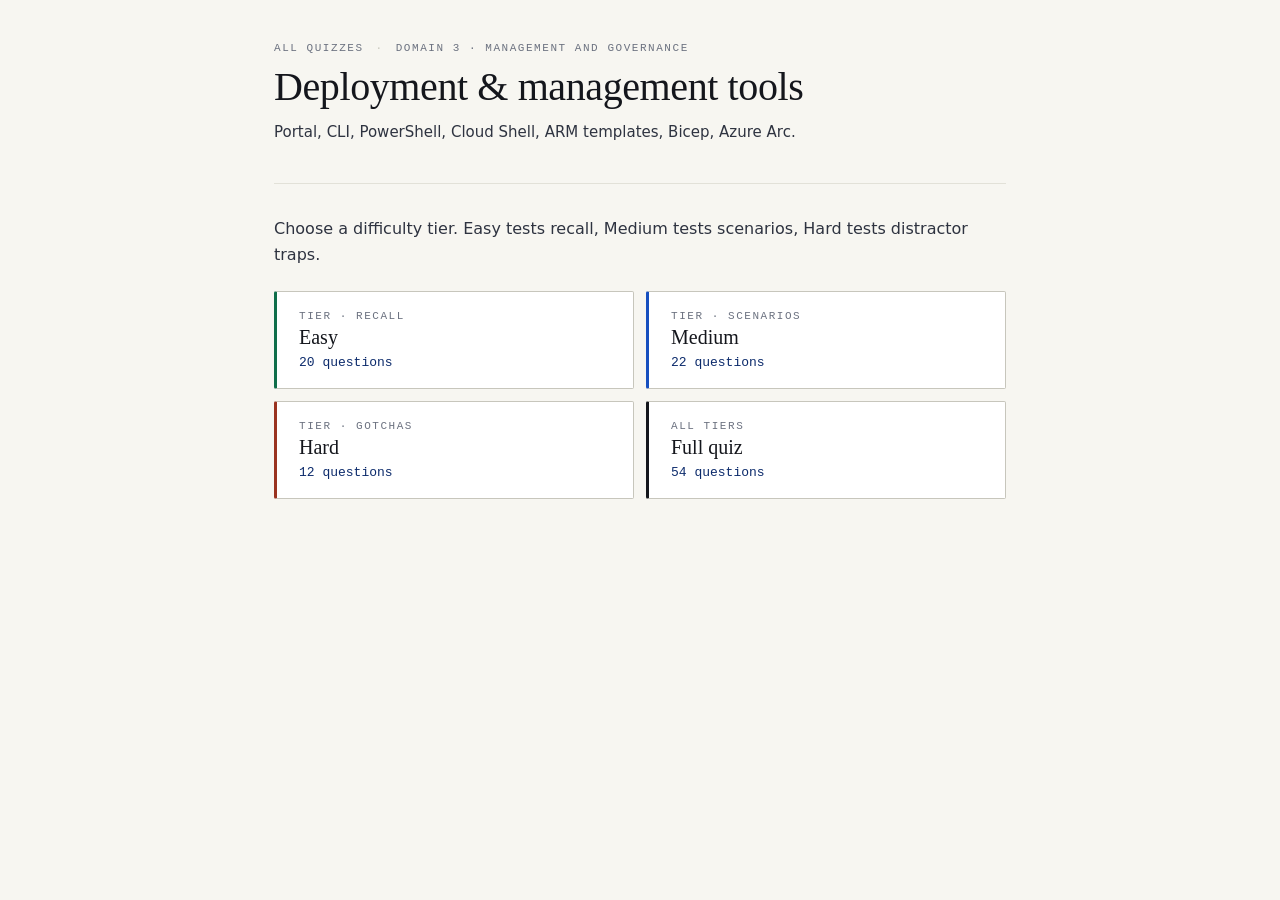
<file: quizzes/3.3-deployment-management-tools.html>
<!DOCTYPE html>
<html lang="en">
<head>
  <meta charset="UTF-8">
  <meta name="viewport" content="width=device-width, initial-scale=1.0">
  <title>3.3 Deployment &amp; management tools · AZ-900 quiz</title>
  <link rel="stylesheet" href="quiz.css">
</head>
<body>
<div class="container">

  <header class="q-header">
    <div class="q-crumb"><a href="index.html">All quizzes</a><span class="sep">Domain 3 · Management and governance</span></div>
    <h1 class="q-title">Deployment &amp; management tools</h1>
    <p class="q-subtitle">Portal, CLI, PowerShell, Cloud Shell, ARM templates, Bicep, Azure Arc.</p>
  </header>

  <div id="setup">
    <p class="setup-intro">Choose a difficulty tier. Easy tests recall, Medium tests scenarios, Hard tests distractor traps.</p>
    <div class="setup-diff">
      <button class="start-btn diff-easy" data-difficulty="easy"><span class="btn-label">Tier · Recall</span><span class="btn-title">Easy</span><span class="btn-count" id="count-easy">— questions</span></button>
      <button class="start-btn diff-medium" data-difficulty="medium"><span class="btn-label">Tier · Scenarios</span><span class="btn-title">Medium</span><span class="btn-count" id="count-medium">— questions</span></button>
      <button class="start-btn diff-hard" data-difficulty="hard"><span class="btn-label">Tier · Gotchas</span><span class="btn-title">Hard</span><span class="btn-count" id="count-hard">— questions</span></button>
      <button class="start-btn diff-all" data-difficulty="all"><span class="btn-label">All tiers</span><span class="btn-title">Full quiz</span><span class="btn-count" id="count-all">— questions</span></button>
    </div>
  </div>

  <div id="quiz" style="display: none;">
    <div class="q-progress"><span>Q<span id="q-num">1</span> / <span id="q-total">0</span></span><div class="progress-track"><div class="progress-fill" id="progress-fill"></div></div></div>
    <div class="q-card">
      <div class="q-meta"><span class="chip diff-easy" id="q-difficulty">easy</span></div>
      <div class="q-text" id="q-text"></div>
      <div class="q-options" id="q-options"></div>
      <div class="feedback" id="feedback"><div class="feedback-verdict" id="feedback-verdict"></div><div class="feedback-explanation" id="feedback-explanation"></div></div>
      <div class="q-controls"><span></span><button class="btn btn-primary" id="next-btn" style="display: none;">Next question</button></div>
    </div>
  </div>

  <div id="results" style="display: none;">
    <div class="results-hero">
      <div class="score-pct" id="score-pct">0%</div>
      <div class="score-fraction"><span id="score-num">0</span> of <span id="score-total">0</span> correct</div>
      <div class="verdict" id="score-verdict"></div>
    </div>
    <div class="results-actions">
      <button class="btn btn-primary" id="retry-btn">Retry same tier</button>
      <button class="btn btn-secondary" id="back-btn">Change tier</button>
    </div>
    <h2 class="review-title">Review</h2>
    <div id="review"></div>
  </div>

</div>

<script>
window.QUIZ_META = { title: "Deployment & management tools", code: "3.3", domain: "Domain 3" };

window.QUIZ_QUESTIONS = [
  // EASY
  { q: "What is the Azure Portal?", o: ["Web-based GUI for managing Azure resources", "A cross-platform command-line automation tool", "A monitoring and observability service", "A tool for migrating on-prem workloads to Azure"], a: 0, d: "easy", e: "Azure Portal is Microsoft's web GUI for Azure. Discoverable, visual, good for exploration and one-off tasks." },
  { q: "Azure CLI is:", o: ["A GUI for browser-based Azure admin", "A Windows-only PowerShell module", "Cross-platform CLI using 'az' commands", "A monitoring service for Azure resources"], a: 2, d: "easy", e: "Azure CLI is cross-platform. Command style: 'az &lt;group&gt; &lt;subcommand&gt;' (e.g. 'az vm create')." },
  { q: "Azure PowerShell uses which command style?", o: ["Lowercase 'az' verb-noun commands", "SQL-style statements over an ODBC layer", "REST-only calls with JSON payloads", "Verb-Noun cmdlets like New-AzResourceGroup"], a: 3, d: "easy", e: "Azure PowerShell uses PowerShell's Verb-Noun cmdlet convention." },
  { q: "Cloud Shell is:", o: ["Browser-hosted terminal pre-authenticated for Azure", "A managed monitoring product for cloud workloads", "An automated backup service for VM disks", "A managed layer-7 load balancer for web apps"], a: 0, d: "easy", e: "Cloud Shell lets you run CLI/PowerShell in the browser (shell.azure.com) without local install. Includes az, git, docker, kubectl, terraform." },
  { q: "Cloud Shell supports which shell environments?", o: ["Only Bash with Azure CLI installed", "Only PowerShell with the Az module", "Only classic Windows DOS commands", "Both Bash and PowerShell environments"], a: 3, d: "easy", e: "Cloud Shell offers both Bash (with Azure CLI + Linux tools) and PowerShell (with Az module + PS tools)." },
  { q: "Cloud Shell persists your home directory using:", o: ["Browser local storage in the session", "Blob storage attached to the browser only", "A small Azure Storage account created on first use", "In-memory storage that resets each session"], a: 2, d: "easy", e: "Cloud Shell needs an Azure Storage account (auto-created if needed) to persist $HOME across sessions." },
  { q: "ARM templates are written in:", o: ["YAML markup files", "Python SDK scripts", "PowerShell DSC files", "JSON declarative files"], a: 3, d: "easy", e: "ARM templates are JSON declarative documents that describe desired Azure infrastructure." },
  { q: "Bicep is:", o: ["A managed monitoring product for Azure workloads", "A DSL for Azure IaC that transpiles to ARM JSON", "A layer-7 load balancer for HTTP workloads", "An IaC tool limited to VM deployments"], a: 1, d: "easy", e: "Bicep is Microsoft's cleaner DSL for Azure IaC. It transpiles to ARM JSON but is far more concise and readable." },
  { q: "Which is TRUE about ARM templates and Bicep?", o: ["They are entirely different engines with no overlap", "Bicep has been deprecated in favour of Terraform", "They share the ARM engine; Bicep is syntactic sugar", "ARM templates only work in US commercial regions"], a: 2, d: "easy", e: "Bicep transpiles to ARM JSON — same engine, same behaviour, cleaner syntax." },
  { q: "'Idempotent' in IaC means:", o: ["The template can only be executed one single time", "The template is designed to delete existing resources", "The template can only be applied to virtual machines", "Re-applying the template produces the same end state"], a: 3, d: "easy", e: "Idempotent = repeatable with the same result. A key property of both ARM and Bicep deployments." },
  { q: "Azure Arc allows you to:", o: ["Extend Azure's control plane to non-Azure resources", "Provide automated backup for VM disks and databases", "Manage virtual machines only within Azure regions", "Improve regional networking across Azure boundaries"], a: 0, d: "easy", e: "Azure Arc lets you manage non-Azure resources (on-prem servers, AWS EC2, GCP VMs, K8s clusters) as if they were in Azure." },
  { q: "Which resources can Azure Arc manage?", o: ["Only resources hosted natively inside Azure regions today", "Only relational and NoSQL managed database instances", "Servers, Kubernetes clusters, and Azure data services anywhere", "Only Azure web app and function app workloads"], a: 2, d: "easy", e: "Arc extends Azure management to servers, K8s clusters, and Azure data services (SQL MI, PostgreSQL) running outside Azure." },
  { q: "The Azure Mobile app is used for:", o: ["Running production workloads on iOS and Android", "Mobile monitoring, alerts, and Cloud Shell access", "Managing subscription billing and cost dashboards", "Bulk storage account file transfer and sync"], a: 1, d: "easy", e: "The mobile app is for on-the-go admin — check resource status, respond to alerts, run quick Cloud Shell commands." },
  { q: "Every Azure management call ultimately goes through:", o: ["The Azure Resource Manager (ARM) control plane", "The Azure Mobile app's admin request pipeline", "The Azure Portal web front-end only", "The Windows Task Scheduler runtime service"], a: 0, d: "easy", e: "ARM is the single control plane. Portal, CLI, PowerShell, REST, SDKs — all end at ARM." },
  { q: "Which is CROSS-PLATFORM?", o: ["Only Azure PowerShell is cross-platform capable", "Only Azure CLI is cross-platform capable", "Neither tool runs outside of Windows", "Both Azure CLI and Azure PowerShell (PS Core)"], a: 3, d: "easy", e: "Both are cross-platform. Azure CLI is bash-friendly; Azure PowerShell runs on PS Core on Linux/macOS/Windows." },
  { q: "Which is FREE to use in Cloud Shell?", o: ["Nothing is free; a storage account is always required at cost", "Compute and CLI are free; only the tiny storage account costs", "All Cloud Shell usage is billed at premium compute rates", "Cloud Shell is only free in Azure Government cloud regions"], a: 1, d: "easy", e: "Cloud Shell compute is free — you only pay for the tiny storage account that persists your $HOME." },
  { q: "Which tool is BEST for a first-time Azure user exploring services visually?", o: ["Azure CLI with 'az' commands", "Azure Portal at portal.azure.com", "Bicep declarative templates", "The Azure REST API directly"], a: 1, d: "easy", e: "Portal is designed for discoverability and visual navigation — best for learning and one-off admin." },
  { q: "Which tool is BEST for scripted automation of Azure resource management?", o: ["Azure CLI or Azure PowerShell scripts", "Azure Portal wizards through the browser", "The Azure Mobile app on iOS or Android", "Direct REST API calls with curl only"], a: 0, d: "easy", e: "CLI/PowerShell are the standard scripting interfaces. Portal is not suited for automation." },
  { q: "Which is Microsoft's recommended IaC for NEW Azure projects?", o: ["ARM templates written in raw JSON", "Manual portal-based deployments", "Bicep declarative IaC language", "Terraform as Microsoft's default"], a: 2, d: "easy", e: "For new Azure-native projects, Microsoft recommends Bicep — cleaner and more concise than ARM JSON. (Terraform is fully supported but not Microsoft's default.)" },
  { q: "Which is TRUE about Azure Arc pricing?", o: ["It's billed at a premium per-resource per-hour rate", "Core Arc onboarding is free; add-on Azure services cost extra", "Only Enterprise Agreement customers may enable it", "Arc is still in preview and unavailable for GA use"], a: 1, d: "easy", e: "Onboarding a server or K8s cluster to Arc is free. Optional Azure services applied via Arc (Policy, Defender for Cloud plans, Monitor) have their own charges." },

  // MEDIUM
  { q: "You want to write a reusable, version-controlled deployment for a 3-tier web app across dev / test / prod. Best approach?", o: ["Screenshot-driven portal deployments per environment", "Ad-hoc PowerShell scripts stored on a shared drive", "Bash scripts committed only to a personal machine", "Manual portal clicks with a written runbook per env", "IaC (Bicep or ARM templates) checked into Git"], a: 4, d: "medium", e: "IaC + version control = reproducible, reviewable, rollback-able deployments." },
  { q: "You want to run a quick 'az vm list' from any device without installing anything. Best fit?", o: ["Install the CLI on every device you might use", "Use the Azure Mobile app for all admin work", "Call the ARM REST API directly via curl", "Cloud Shell running in a browser session", "Set up a GitHub Codespace with the CLI baked in"], a: 3, d: "medium", e: "Cloud Shell is the zero-install option — open a browser, sign in, run commands." },
  { q: "You need to manage on-prem Windows servers with Azure Policy, RBAC, and Defender for Cloud. Best fit?", o: ["Onboard the on-prem servers into Azure Arc", "Manage them only via the Azure Portal manually", "Migrate all workloads to Azure IaaS VMs first", "There is no supported way to do this today"], a: 0, d: "medium", e: "Azure Arc extends Azure Policy, RBAC, and Defender coverage to on-prem servers. No migration required." },
  { q: "Which is TRUE about ARM templates vs Bicep in terms of features?", o: ["Bicep has fewer capabilities than raw ARM JSON", "Equivalent capability; Bicep is preferred for readability", "ARM has more capabilities than Bicep can express", "Bicep only supports Azure Storage resources"], a: 1, d: "medium", e: "Bicep transpiles to ARM, so anything you can deploy with ARM you can deploy with Bicep. Bicep just does it more cleanly." },
  { q: "You need to reset a colleague's password from your phone quickly. Best fit?", o: ["Azure CLI via a mobile SSH terminal", "The Portal on a colleague's laptop nearby", "The Azure Mobile app on your phone", "Not currently possible from a mobile device"], a: 2, d: "medium", e: "The Azure mobile app supports common admin tasks including user management, alerts, and Cloud Shell." },
  { q: "You want to enforce that all future deployments use Bicep, not portal clicks. Best approach?", o: ["Block the Azure Portal by using restrictive NSG rules", "Delete the Azure Portal endpoint from the tenant setup", "Restrict access to PowerShell scripting only via RBAC", "Process/PR-gate controls; Policy can't enforce tool choice"], a: 3, d: "medium", e: "Policy governs *what* gets deployed, not *how*. Enforcing tool choice is a process/culture matter (code review, PR gates)." },
  { q: "Which is TRUE about Azure Arc-enabled Kubernetes?", o: ["Only Azure Kubernetes Service (AKS) clusters are supported", "Only Windows-based Kubernetes clusters are supported", "Only fully managed Kubernetes services in Azure are supported", "Only clusters running on Azure Stack HCI are supported", "Any CNCF-conformant K8s cluster (EKS, GKE, OpenShift) can enroll"], a: 4, d: "medium", e: "Arc-enabled K8s supports any CNCF-conformant cluster. Once enrolled, you can apply Azure Policy, GitOps configs, and Monitor." },
  { q: "In Cloud Shell, which tools are pre-installed?", o: ["Only the 'az' CLI without any other tools", "Only an SSH client for remote access", "az, PowerShell, git, docker, kubectl, terraform, and editors", "No pre-installed tools; you install everything on first use"], a: 2, d: "medium", e: "Cloud Shell is a full DevOps toolbox: CLI, PS, git, docker, kubectl, helm, terraform, vim, nano, and even VS Code." },
  { q: "Which format is ARM templates in?", o: ["YAML with anchor references", "Python scripting language", "TOML configuration format", "JSON declarative documents"], a: 3, d: "medium", e: "ARM templates are JSON. Bicep is a cleaner DSL that transpiles to ARM JSON." },
  { q: "You need to enforce that non-Azure servers appear in Azure Policy reports. Best fit?", o: ["Onboard them to Azure Arc, then apply Policy at MG/Sub scope", "Migrate them fully into Azure IaaS before applying Policy", "Leave them out of scope and monitor them separately", "Connect only via site-to-site VPN and monitor manually", "Install a Log Analytics agent only, then export to CSV"], a: 0, d: "medium", e: "Arc-enabled servers appear as Azure resources and can be governed by Policy just like native Azure VMs." },
  { q: "You want to script an idempotent deployment that can be re-run without duplicating resources. Best approach?", o: ["Manual portal-based deployment repeated per env", "Declarative IaC via ARM template or Bicep (idempotent)", "Sequential shell commands with hardcoded resource names", "Imperative REST POST calls with hardcoded payloads"], a: 1, d: "medium", e: "Declarative IaC (ARM/Bicep) is idempotent by design — apply repeatedly, end state is identical." },
  { q: "Which is TRUE about Cloud Shell session limits?", o: ["Sessions run indefinitely with no idle timeout", "Sessions must be pre-scheduled through the Portal", "Sessions time out after ~20 min idle; storage persists", "Cloud Shell is only offered in Azure Government cloud"], a: 2, d: "medium", e: "Cloud Shell sessions time out after inactivity (~20 min). Your $HOME storage persists between sessions." },
  { q: "You want to modify an existing Azure resource via API from a custom script. Best approach?", o: ["Only the Azure Portal supports resource modifications", "Bicep template deployments only; no other option exists", "This is not possible outside of the Azure Portal UI", "Use the Azure REST API or an SDK (Python, .NET, Java, Go)"], a: 3, d: "medium", e: "REST APIs and SDKs are the raw ways to talk to ARM. CLI/PowerShell/IaC are convenient wrappers." },
  { q: "Which is TRUE about Azure PowerShell vs Azure CLI in terms of capability?", o: ["Azure CLI can do more than Azure PowerShell today", "They have equivalent capabilities — choose by preference", "Azure PowerShell can do more than Azure CLI today", "Neither can be used to create virtual machines"], a: 1, d: "medium", e: "Both wrappers hit the same ARM API. Feature parity is the goal; both can create VMs, storage, networks, etc." },
  { q: "You want to run an ARM template deployment from your local machine. Best tool?", o: ["Only the Azure Portal, by uploading the template file", "Azure CLI or Azure PowerShell against the local file", "Microsoft Excel via the Azure Data connector", "Not possible — templates only run inside the Portal"], a: 1, d: "medium", e: "CLI and PowerShell can deploy ARM/Bicep templates from local files. The Portal supports upload/paste, but scripting is more repeatable." },
  { q: "Which is TRUE about the Azure Mobile app?", o: ["Subset of Portal features + Cloud Shell for admin on the go", "It is a full replacement for the Portal on all platforms", "It is read-only and does not allow any admin changes", "It is targeted only at developers writing app code"], a: 0, d: "medium", e: "The mobile app is a portable admin tool — check resources, respond to alerts, run Cloud Shell commands." },
  { q: "Which is TRUE about ARM's role in Azure?", o: ["It is Azure's primary monitoring and alerting product", "It is only used for ARM template and Bicep deploys", "It is an on-premises Windows Server management role", "The unified control plane every management op passes through"], a: 3, d: "medium", e: "ARM = the single control plane. All interfaces (Portal, CLI, PS, REST, SDK, IaC) end at ARM." },
  { q: "You have 200 similar VMs across 5 regions. Best approach for consistent, versioned management?", o: ["Manual portal work with a written runbook", "PowerShell scripts stored locally, not in Git", "IaC (Bicep) + CI/CD pipelines + Policy enforcement", "Individual per-VM configuration on each region", "Bulk edit through a spreadsheet view in the Portal"], a: 2, d: "medium", e: "At scale, IaC + CI/CD + Policy is the only sustainable approach for consistent, auditable configuration." },
  { q: "Which is TRUE about Bicep modules?", o: ["Bicep does not support any form of modularisation", "Bicep supports modules for reusable sub-templates and composition", "Bicep modules are limited to virtual machine resources", "Bicep modules must be written in raw ARM JSON to work"], a: 1, d: "medium", e: "Bicep supports modules — one of the reasons it's easier to modularise infrastructure vs raw ARM JSON." },
  { q: "You need to trigger a script whenever a specific Azure event occurs (e.g. a new VM is created). Best fit?", o: ["Manually watching the Portal activity log tab", "Leaving Cloud Shell open with a watch loop", "Event Grid + Function or Logic App handler", "Portal desktop notifications shown in the browser", "Polling the ARM REST API every minute from a VM"], a: 2, d: "medium", e: "Event Grid publishes Azure resource events. Functions or Logic Apps can subscribe and act — the automation pattern for Azure events." },
  { q: "Which statement is TRUE about a service in Public Preview?", o: ["It has the same production SLA as generally available services", "It is restricted to premium subscription tiers only", "It is fully production-ready and covered by standard support", "It is only available to Microsoft MVPs and staff", "No SLA, may lack standard support, feature set may change before GA"], a: 4, d: "medium", e: "Public Preview services carry no SLA, may lack standard support, may have limited region coverage, and may change before GA. Free to try, but not for production." },
  { q: "Where can you browse and opt in to Azure Preview features specifically?", o: ["preview.portal.azure.com or the in-portal preview toggle", "Only through the standard portal.azure.com URL", "Through the learn.microsoft.com documentation hub", "Through the shell.azure.com Cloud Shell terminal"], a: 0, d: "medium", e: "preview.portal.azure.com surfaces preview features; the standard portal also has per-feature preview toggles. Cloud Shell and Learn are unrelated." },

  // HARD
  { q: "Which is TRUE about the choice between ARM templates and Bicep for new projects?", o: ["ARM JSON is preferred over Bicep for all new Azure projects", "They cannot deploy the same set of Azure resource types", "Bicep is a legacy format being phased out by Microsoft", "Terraform has replaced Bicep as Microsoft's default IaC", "Bicep is Microsoft's preferred choice — cleaner and modular"], a: 4, d: "hard", e: "Bicep is Microsoft's forward direction for Azure-native IaC. Use it for new projects unless you have a strong reason not to." },
  { q: "You have a mix of Azure VMs, on-prem Windows servers, and AWS EC2. You need one policy assignment to enforce a rule across all of them. Best approach?", o: ["It is impossible to unify these under one Policy scope", "Only manage the native Azure VMs and skip the others", "Enrol non-Azure resources into Arc, then assign Policy at MG scope", "Purchase AWS Config and manage the EC2 fleet separately"], a: 2, d: "hard", e: "Arc brings non-Azure resources into Azure's control plane, so a single Policy assignment can cover heterogeneous fleets." },
  { q: "Which is TRUE about idempotency in ARM/Bicep?", o: ["Applying the same template twice always duplicates resources", "ARM compares desired state to current and applies only needed changes", "Idempotency requires deleting resources before each re-deploy", "ARM/Bicep deployments do not support idempotent behaviour", "Idempotency is provided by wrapper scripts, not by ARM itself"], a: 1, d: "hard", e: "Declarative IaC compares desired vs current, then applies minimal changes. Safe to re-apply the same template." },
  { q: "Which is TRUE about the security of the Azure Portal?", o: ["It requires a dedicated private network you must configure", "It is engineered to fully bypass RBAC for admin convenience", "It can only be reached over ExpressRoute private peering", "HTTPS UI on ARM; same Entra ID + RBAC + Conditional Access as CLI/PS"], a: 3, d: "hard", e: "The Portal is just a UI on top of ARM. All security (identity, RBAC, Policy, MFA, Conditional Access) is enforced at ARM regardless of interface." },
  { q: "Which is TRUE about Azure Arc-enabled data services?", o: ["Run Azure SQL MI and PostgreSQL anywhere (on-prem, edge) with Azure mgmt", "Only databases already hosted in Azure regions are supported", "Data services can never be Arc-enabled under current policy", "Arc-enabled data services are limited to Azure Government cloud"], a: 0, d: "hard", e: "Arc-enabled data services let you run Azure PaaS databases wherever you have Kubernetes — with Azure-consistent management." },
  { q: "You need to deploy a large ARM template that references a URI-hosted linked template. What must the deployer have access to?", o: ["Nothing more than the standard Owner role at subscription scope", "Only the Reader role on the destination resource group", "The linked template URI must be reachable by ARM (public or SAS-protected)", "No special access — ARM inlines linked templates automatically", "The linked template must be embedded inline in the main file"], a: 2, d: "hard", e: "ARM must be able to fetch linked templates. Store them in a storage account with an accessible URL or SAS." },
  { q: "Which is TRUE about the Portal's dashboard feature?", o: ["Every user in the tenant sees an identical shared dashboard", "Each user can pin tiles to a personal customisable dashboard", "Only Owner role members are allowed to modify any dashboard", "Portal dashboards are strictly read-only for all users"], a: 1, d: "hard", e: "Portal dashboards are per-user customisable, pinning tiles for common resources, metrics, and shortcuts." },
  { q: "Which is TRUE about the interaction of Azure Arc + Azure Policy?", o: ["Arc-enabled resources cannot be governed by Azure Policy at all", "Only the Reader RBAC role works on Arc-enabled resources", "Policy enforcement on Arc requires migrating first to Azure", "Policy cascades to Arc-enabled resources just like native Azure resources"], a: 3, d: "hard", e: "Arc-enabled resources appear as Azure resources in your subscription. Policy applies to them just like it does to native Azure resources." },
  { q: "You are deploying to five different subscriptions with the same Bicep template. Best pattern?", o: ["Bicep parameter files per subscription, deployed via CI/CD", "Copy the template five times and edit each per subscription", "Perform manual portal deployment for each subscription", "Redeploy the environment from scratch after each edit"], a: 0, d: "hard", e: "Parameter files per environment + CI/CD + Git = the modern IaC pattern. Same template, different parameters." },
  { q: "Which is TRUE about the level of authorisation required to deploy via ARM template?", o: ["The Reader RBAC role is sufficient to deploy any template", "Only the subscription Owner is able to deploy ARM templates", "The identity must have RBAC create rights on each resource being deployed", "No RBAC checks apply to ARM template-based deployments", "Only the identity that created the resource group can deploy to it"], a: 2, d: "hard", e: "Deploying a template requires having permissions equivalent to what the deployment does. Reader can't deploy anything." },
  { q: "Which is TRUE about ARM's role in Policy enforcement?", o: ["Policy is only enforced when deployments come from Azure CLI", "ARM enforces Policy on all paths (Portal, CLI, PS, REST) — no bypass", "Policy applies only when initiated from the Azure mobile app", "Policy enforcement is optional and off by default"], a: 1, d: "hard", e: "Policy is central and unavoidable — as long as you go through ARM, Policy is enforced. Since everything goes through ARM, there's no bypass." },
  { q: "Which is TRUE about the difference between the Azure Portal and Azure Arc?", o: ["They are essentially the same product with different marketing names", "Arc has fully replaced the Portal as the default admin UI", "The Portal only functions after Azure Arc has been enabled", "Portal is the GUI; Arc extends ARM management to non-Azure resources", "The Portal is only accessible through the Azure Arc dashboard"], a: 3, d: "hard", e: "Portal = interface. Arc = the mechanism to bring non-Azure resources into that interface." }
];
</script>
<script src="quiz.js"></script>
</body>
</html>
</file>
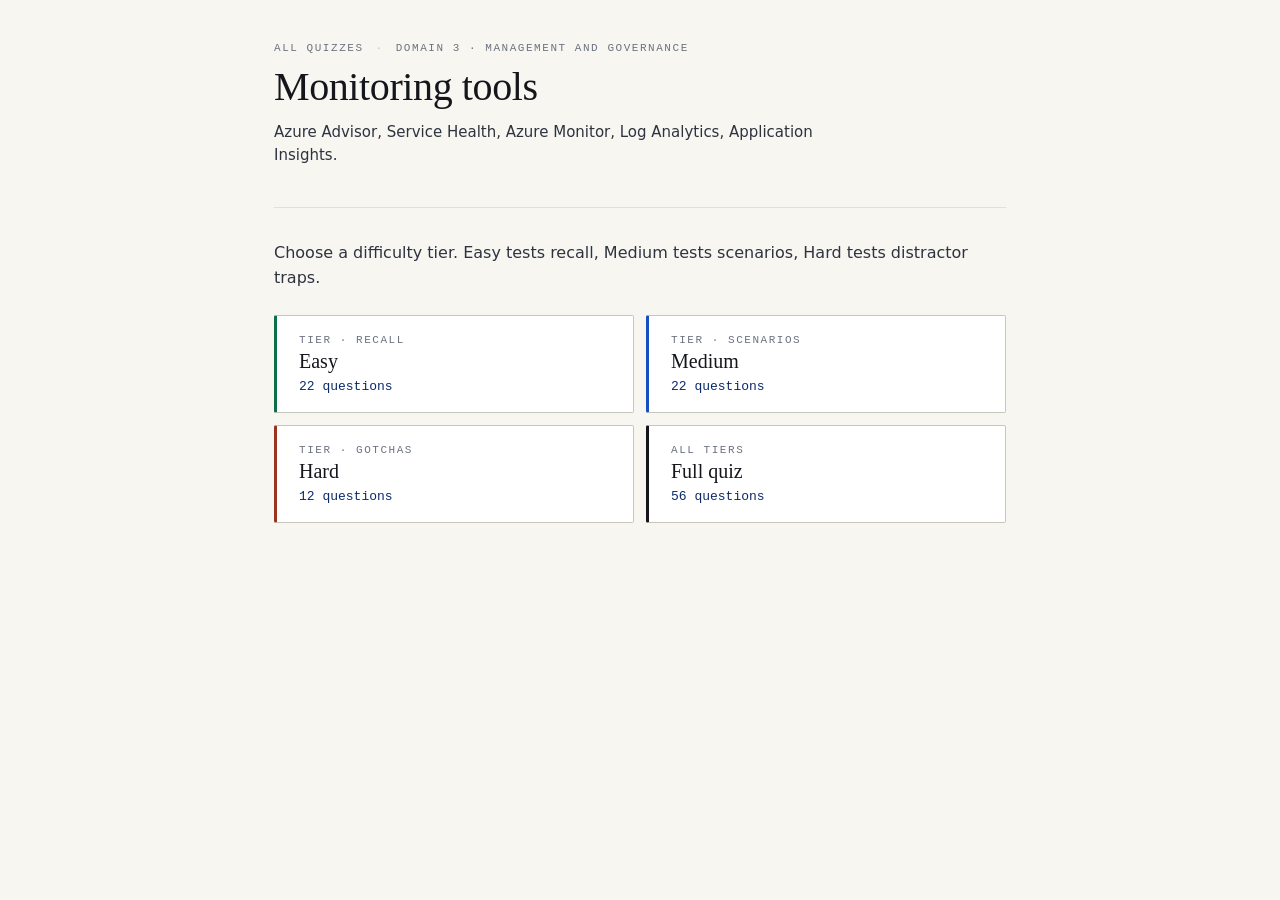
<file: quizzes/3.4-monitoring-tools.html>
<!DOCTYPE html>
<html lang="en">
<head>
  <meta charset="UTF-8">
  <meta name="viewport" content="width=device-width, initial-scale=1.0">
  <title>3.4 Monitoring tools · AZ-900 quiz</title>
  <link rel="stylesheet" href="quiz.css">
</head>
<body>
<div class="container">

  <header class="q-header">
    <div class="q-crumb"><a href="index.html">All quizzes</a><span class="sep">Domain 3 · Management and governance</span></div>
    <h1 class="q-title">Monitoring tools</h1>
    <p class="q-subtitle">Azure Advisor, Service Health, Azure Monitor, Log Analytics, Application Insights.</p>
  </header>

  <div id="setup">
    <p class="setup-intro">Choose a difficulty tier. Easy tests recall, Medium tests scenarios, Hard tests distractor traps.</p>
    <div class="setup-diff">
      <button class="start-btn diff-easy" data-difficulty="easy"><span class="btn-label">Tier · Recall</span><span class="btn-title">Easy</span><span class="btn-count" id="count-easy">— questions</span></button>
      <button class="start-btn diff-medium" data-difficulty="medium"><span class="btn-label">Tier · Scenarios</span><span class="btn-title">Medium</span><span class="btn-count" id="count-medium">— questions</span></button>
      <button class="start-btn diff-hard" data-difficulty="hard"><span class="btn-label">Tier · Gotchas</span><span class="btn-title">Hard</span><span class="btn-count" id="count-hard">— questions</span></button>
      <button class="start-btn diff-all" data-difficulty="all"><span class="btn-label">All tiers</span><span class="btn-title">Full quiz</span><span class="btn-count" id="count-all">— questions</span></button>
    </div>
  </div>

  <div id="quiz" style="display: none;">
    <div class="q-progress"><span>Q<span id="q-num">1</span> / <span id="q-total">0</span></span><div class="progress-track"><div class="progress-fill" id="progress-fill"></div></div></div>
    <div class="q-card">
      <div class="q-meta"><span class="chip diff-easy" id="q-difficulty">easy</span></div>
      <div class="q-text" id="q-text"></div>
      <div class="q-options" id="q-options"></div>
      <div class="feedback" id="feedback"><div class="feedback-verdict" id="feedback-verdict"></div><div class="feedback-explanation" id="feedback-explanation"></div></div>
      <div class="q-controls"><span></span><button class="btn btn-primary" id="next-btn" style="display: none;">Next question</button></div>
    </div>
  </div>

  <div id="results" style="display: none;">
    <div class="results-hero">
      <div class="score-pct" id="score-pct">0%</div>
      <div class="score-fraction"><span id="score-num">0</span> of <span id="score-total">0</span> correct</div>
      <div class="verdict" id="score-verdict"></div>
    </div>
    <div class="results-actions">
      <button class="btn btn-primary" id="retry-btn">Retry same tier</button>
      <button class="btn btn-secondary" id="back-btn">Change tier</button>
    </div>
    <h2 class="review-title">Review</h2>
    <div id="review"></div>
  </div>

</div>

<script>
window.QUIZ_META = { title: "Monitoring tools", code: "3.4", domain: "Domain 3" };

window.QUIZ_QUESTIONS = [
  // EASY
  { q: "Azure Advisor provides:", o: ["Personalised best-practice recommendations", "Cost invoicing across subscriptions", "Physical datacentre security controls", "Layer-7 load balancing for web apps"], a: 0, d: "easy", e: "Advisor analyses your resources and surfaces recommendations across five pillars." },
  { q: "How many pillars does Azure Advisor cover?", o: ["3", "4", "5", "7"], a: 2, d: "easy", e: "Advisor covers 5 pillars: reliability, security, performance, cost, and operational excellence." },
  { q: "Which is NOT an Advisor pillar?", o: ["Compliance", "Reliability", "Security", "Performance"], a: 0, d: "easy", e: "Advisor pillars: reliability, security, performance, cost, operational excellence. Compliance is a governance concern (Purview/Policy)." },
  { q: "Azure Service Health shows:", o: ["Health status of one individual resource", "Cost analysis broken down by resource", "RBAC role assignments across the tenant", "Azure incidents affecting your subscriptions"], a: 3, d: "easy", e: "Service Health is filtered to your subscriptions, showing Azure's own incidents and communications." },
  { q: "How many content categories does Azure Service Health provide?", o: ["2", "3", "4", "10"], a: 2, d: "easy", e: "Four: Service issues, Planned maintenance, Health advisories, Security advisories." },
  { q: "Azure Resource Health shows:", o: ["All Azure incidents globally across regions", "Current health of a specific resource you own", "Health limited to Storage accounts only", "Health limited to PaaS services only"], a: 1, d: "easy", e: "Resource Health tells you the current status of one specific resource — 'Is my VM up right now?'" },
  { q: "Azure Status is:", o: ["A personal dashboard scoped to your subscriptions", "A billing tool for consumption reports", "The public global page showing Azure health", "A security scanner for public endpoints"], a: 2, d: "easy", e: "Azure Status is the unfiltered public dashboard — visible to everyone, not scoped to your account." },
  { q: "Azure Monitor is:", o: ["A dedicated product for VM CPU metrics only", "A CDN for delivering static assets globally", "A backup service for VM disks and files", "The umbrella observability service in Azure"], a: 3, d: "easy", e: "Azure Monitor is the top-level observability stack. Everything monitoring-related in Azure lives under it." },
  { q: "In Azure Monitor, 'Metrics' are:", o: ["Free-text log entries stored for keyword search", "Time-series numerical values at short intervals", "Resource configuration settings and tag metadata", "The same telemetry as alerts and action groups"], a: 1, d: "easy", e: "Metrics = time-series numerical data, near-real-time, chartable in Metrics Explorer." },
  { q: "In Azure Monitor, 'Logs' are:", o: ["Records stored in a Log Analytics workspace", "Numerical values sampled every 60 seconds", "The same telemetry stream as metrics", "A CLI-only export of activity events"], a: 0, d: "easy", e: "Logs are richer records — activity, resource, guest OS, application, or custom events — stored in Log Analytics." },
  { q: "The query language for Log Analytics is:", o: ["Transact-SQL", "Kusto Query Language", "Python scripting", "PowerShell cmdlets"], a: 1, d: "easy", e: "KQL is Microsoft's Kusto query language — SQL-like syntax used across Log Analytics, Sentinel, and Defender for Cloud." },
  { q: "Which service is Azure's Application Performance Monitoring (APM) tool?", o: ["Azure Advisor", "Azure Cost Management", "Azure Firewall", "Application Insights"], a: 3, d: "easy", e: "Application Insights is Azure's APM — tracks requests, dependencies, exceptions, page views, and more for web / API apps." },
  { q: "In Azure Monitor, what fires when a condition is met (like CPU &gt; 90%)?", o: ["An alert rule that invokes its Action Group", "Automatic remediation runs across resources", "Nothing — conditions require manual review", "Only an email to the subscription owner"], a: 0, d: "easy", e: "Alerts are triggered by conditions on metrics/logs/activity. Action Groups are attached to alerts and define what happens." },
  { q: "An Action Group in Azure Monitor can do which of the following?", o: ["Only send email to the subscription owner", "Only trigger Automation Account Runbooks", "Only send SMS to registered on-call engineers", "Fan out to email, SMS, voice, webhook, and automation"], a: 3, d: "easy", e: "Action Groups are the multi-channel notification + automation engine for alerts." },
  { q: "Which service captures request telemetry, dependency calls, and exceptions for web apps?", o: ["Azure Advisor recommendations", "Application Insights", "Azure Firewall Premium", "Azure Bastion service"], a: 1, d: "easy", e: "Application Insights instruments applications to capture requests, dependencies, exceptions, page views, and more." },
  { q: "Which tool is used for network diagnostics and packet capture in Azure?", o: ["Azure Network Watcher", "Azure Advisor engine", "Azure Firewall Standard", "Azure Cost Management"], a: 0, d: "easy", e: "Network Watcher is Azure Monitor's networking-focused feature — connection troubleshooting, packet capture, topology diagrams." },
  { q: "Metric alerts fire at approximately:", o: ["Once per hour on average", "Weekly during maintenance windows", "Near-real-time (~1 minute latency)", "Only from a nightly batch job"], a: 2, d: "easy", e: "Metric-based alerts are close to real-time (roughly 1 min evaluation latency)." },
  { q: "Which of these is TRUE about Azure Monitor autoscale?", o: ["It is a completely separate paid service", "It only works with Azure Storage accounts", "It requires ExpressRoute connectivity to run", "A feature of Azure Monitor for metric scaling"], a: 3, d: "easy", e: "Autoscale rules use metric signals to scale VMSS, App Service Plans, and other services in and out." },
  { q: "Container Insights is used for monitoring:", o: ["Physical on-prem servers via WMI agents", "AKS clusters and container workloads", "Only Azure Storage account activity logs", "Only virtual network traffic flows"], a: 1, d: "easy", e: "Container Insights collects performance and health data from AKS clusters and container workloads." },
  { q: "VM Insights is used for monitoring:", o: ["Only OS boot events captured at startup", "Only blob and file storage activity streams", "Only App Service plans and deployment slots", "Guest OS metrics, processes, and dependencies"], a: 3, d: "easy", e: "VM Insights extends monitoring into the guest OS with performance metrics and dependency maps." },
  { q: "Azure Monitor Action Groups are triggered by:", o: ["Alerts firing based on rule conditions", "Manual clicks in the Azure portal only", "Only Service Health regional incidents", "Only Cost Management budget thresholds"], a: 0, d: "easy", e: "Action Groups are the response side of alerts. When an alert fires, its associated Action Group executes." },
  { q: "What does an 'alert rule' consist of?", o: ["A pricing tier assigned by subscription", "A specific region where it evaluates", "A resource, a condition, and an Action Group", "A single tag applied to the target resource"], a: 2, d: "easy", e: "Alert rules combine: the signal source (metric/log/activity), the condition, and the Action Group to invoke." },

  // MEDIUM
  { q: "You want a recommendation to right-size a VM based on utilisation. Best tool?", o: ["Azure Firewall", "Microsoft Purview", "Azure Bastion", "Azure Advisor", "Microsoft Sentinel"], a: 3, d: "medium", e: "Advisor's cost and performance recommendations include right-sizing VMs based on observed utilisation." },
  { q: "You want to check if Azure has an ongoing regional issue affecting your services. Best tool?", o: ["Cost Management billing views", "Azure Advisor recommendations", "Azure Service Health dashboard", "Resource Health for that resource"], a: 2, d: "medium", e: "Service Health surfaces Azure-side incidents filtered to your subscriptions and impacted services." },
  { q: "You suspect your specific VM is unavailable right now. Best diagnostic?", o: ["Resource Health for that VM", "Azure Advisor recommendations", "Azure Service Health incidents", "Azure Status public dashboard"], a: 0, d: "medium", e: "Resource Health tells you the up-to-the-minute status of your individual resource." },
  { q: "You want a chart of your VM's CPU % over the last 24 hours. Best tool?", o: ["Metrics Explorer in Azure Monitor", "Azure Advisor recommendations panel", "Cost Management analysis view", "Log Analytics workspace only", "Azure Service Health dashboard"], a: 0, d: "medium", e: "Metrics Explorer charts near-real-time numerical metrics — the fastest tool for time-series data." },
  { q: "You want to search 7 days of firewall logs for a specific source IP across multiple resources. Best tool?", o: ["Log Analytics with a KQL query", "Metrics Explorer time-series charts", "Azure Advisor recommendations engine", "Azure Service Health event log", "Microsoft Purview data catalog"], a: 0, d: "medium", e: "Log Analytics with KQL is the tool for searching, filtering, and joining logs across resources." },
  { q: "You want failed-request telemetry for your web app, with distributed tracing to downstream services. Best tool?", o: ["Azure Advisor recommendations", "Azure Firewall diagnostic logs", "Cost Management analysis views", "Application Insights instrumentation"], a: 3, d: "medium", e: "Application Insights captures request telemetry, dependency traces, and exceptions with correlation IDs — designed for APM." },
  { q: "You want to notify a team on Teams whenever a critical alert fires. Best approach?", o: ["Alert rule with webhook or Logic App action", "Manual monitoring by the on-call team", "Alerts limited to email notifications", "Alerts limited to SMS notifications"], a: 0, d: "medium", e: "Action Groups can trigger webhooks or Logic Apps, which integrate cleanly with Teams for chat notifications." },
  { q: "You want VMSS to scale out when average CPU &gt; 70% for 5 minutes. Best feature?", o: ["Azure Advisor recommendations", "Manual watching of the portal", "Azure Monitor autoscale rule", "Microsoft Sentinel playbook"], a: 2, d: "medium", e: "Azure Monitor autoscale evaluates metric signals against thresholds and issues scale actions to VMSS, App Service, etc." },
  { q: "Which of these represents the CORRECT alert flow?", o: ["Advisor → Cost Management → Billing", "Firewall → Storage → Log Analytics", "Portal → Bicep → Deployment", "Cost budget → Alert → Firewall rule", "Signal → Alert rule → Action Group"], a: 4, d: "medium", e: "The pipeline is Signal (metric/log/activity) → Alert rule condition met → Action Group runs its actions." },
  { q: "Which is TRUE about the difference between Service Health and Azure Status?", o: ["Both are identical products in Azure", "Service Health is global; Azure Status is subscription-scoped", "Service Health: your subs; Azure Status: global public", "Only Service Health is available in the free tier"], a: 2, d: "medium", e: "Service Health = personal / subscription-scoped. Azure Status = public global page." },
  { q: "You want to receive an alert when a subscription-level Azure event happens (e.g. a Resource Group is deleted). Best signal source?", o: ["Metric alert on subscription-level CPU usage", "Activity log alert on subscription events", "Application Insights request telemetry", "Firewall diagnostic log-based alert rule"], a: 1, d: "medium", e: "Activity log alerts fire on management operations at the subscription level — RG deletion, role assignment, policy assignment, etc." },
  { q: "You want to detect unusual increases in request failure rate with automatic anomaly detection. Best fit?", o: ["Manually reviewed dashboards", "Cost Management budget alerts", "Azure Firewall Premium IDPS", "Application Insights smart detection", "Advisor performance recommendations"], a: 3, d: "medium", e: "App Insights includes 'smart detection' — AI-driven anomaly detection for failures, performance, and resource issues." },
  { q: "Which of these is TRUE about Azure Advisor recommendations?", o: ["They apply themselves automatically on save", "They are surfaced for you to review and apply", "They only cover VMs and disks", "They require a paid enterprise agreement"], a: 1, d: "medium", e: "Advisor recommends, you decide. Some recommendations link into automated remediation (like Defender for Cloud auto-fix)." },
  { q: "You want to be alerted if planned Azure maintenance will affect your VMs. Best feature?", o: ["Service Health alert for planned maintenance", "Metric alert on VM CPU utilisation levels", "Application Insights failed-request alert", "Cost Management budget breach alert"], a: 0, d: "medium", e: "Service Health supports alerts scoped to specific event types (issues, planned maintenance, advisories) — configurable in Action Groups." },
  { q: "Which is TRUE about the Log Analytics workspace?", o: ["It stores only metric time-series data", "It is identical to Application Insights", "Central log store queryable through KQL syntax", "It supports only on-premises servers"], a: 2, d: "medium", e: "Log Analytics workspaces are the central log store. App Insights, Sentinel, and Defender for Cloud all use workspaces underneath." },
  { q: "Which of these is a valid data source for Azure Monitor Logs?", o: ["Only Azure virtual machine agents", "Platform, guest OS, apps, and custom sources", "Only Azure App Service diagnostic logs", "Only Azure Storage account activity"], a: 1, d: "medium", e: "Monitor Logs ingests from platform, guest OS, applications, and custom sources — a broad range." },
  { q: "Which is TRUE about the difference between Application Insights and Log Analytics?", o: ["They are entirely unrelated services", "Log Analytics only handles VM performance logs", "Application Insights has been deprecated", "App Insights is APM; Log Analytics is the log store"], a: 3, d: "medium", e: "App Insights = APM data model. Log Analytics = the underlying workspace store. App Insights is now workspace-based." },
  { q: "You want to notify an on-call engineer via SMS AND email when a critical alert fires. Best fit?", o: ["Two separate parallel alert rules", "One rule; Action Group with both actions", "Only email is supported by Azure Monitor", "Only SMS is supported by Azure Monitor"], a: 1, d: "medium", e: "Action Groups support multiple actions (email, SMS, voice, webhook, Function, Logic App, Runbook) in one group." },
  { q: "Which is FALSE about Azure Monitor?", o: ["It provides metrics", "It provides logs", "It provides alerts and autoscale", "It provides billing"], a: 3, d: "medium", e: "Billing lives under Cost Management + Billing. Monitor is metrics / logs / alerts / autoscale / App Insights / etc." },
  { q: "Which is TRUE about the Azure Advisor category 'operational excellence'?", o: ["It is not a recognised Advisor pillar", "Covers tagging and monitoring configuration", "It covers only cost-focused recommendations", "It covers only virtual machine resources"], a: 1, d: "medium", e: "Operational excellence includes tagging, resource organisation, monitoring configuration, and best practices for reliable operations." },
  { q: "Which is TRUE about alert severity in Azure Monitor?", o: ["All alerts share a single severity level", "Severity is not supported in Azure Monitor", "Only Sev 0 Critical exists in Monitor", "Severity is a paid Sentinel-only feature", "Alerts have severities Sev 0 through Sev 4"], a: 4, d: "medium", e: "Alerts have 5 severity levels (Sev 0-4). Route them through Action Groups accordingly — page for Sev 0, email for Sev 3, etc." },
  { q: "Which is TRUE about Azure Monitor's cost model?", o: ["Fully free with unlimited retention", "Only Metrics ingestion is billed", "Log ingestion and retention billed per GB", "Only Alerts fired trigger charges"], a: 2, d: "medium", e: "Metrics are usually free for basic use; logs are billed by ingestion and retention (per GB). Retention beyond default period costs more." },

  // HARD
  { q: "Which of these best describes when to use Metrics vs Logs?", o: ["Metrics: time-series numbers; Logs: KQL text", "They are identical — pick either one", "Metrics work only for virtual machines", "Logs are always the cheaper option"], a: 0, d: "hard", e: "Rule of thumb: metrics for known numerical dimensions and dashboards; logs for ad-hoc investigation, correlation, and structured events." },
  { q: "Which is TRUE about the retention of Log Analytics data?", o: ["Data is retained forever at no charge", "Default is 30 days; longer retention costs extra", "Only 7 days of retention are ever possible", "There is no retention — logs are discarded"], a: 1, d: "hard", e: "Default retention (free) is around 30 days. Extending to 30/90/730 days incurs per-GB retention charges." },
  { q: "Which of these BEST captures the boundary between Service Health and Resource Health?", o: ["They are effectively the same view", "Service Health is for VMs; Resource Health for storage", "Service Health is paid, Resource Health is free", "Service Health: Azure incidents; Resource Health: yours", "Service Health tracks cost; Resource Health tracks tags"], a: 3, d: "hard", e: "Service Health = the provider's incidents. Resource Health = your resources' current state. Together they answer 'why is my thing down?'" },
  { q: "Which of these is a valid use of KQL in Log Analytics?", o: ["Provisioning new VMs in a subscription", "Aggregating and joining log records across resources", "Deleting resources permanently across a region", "Sending SMS to registered on-call engineers"], a: 1, d: "hard", e: "KQL is a query language — read/aggregate/join/summarise log data. It doesn't provision or modify resources." },
  { q: "Which is TRUE about Azure Advisor and Defender for Cloud?", o: ["Both are the same product with different names", "Only Azure Advisor covers security concerns", "Advisor replaces Defender for Cloud entirely", "Defender replaces Advisor for all security topics", "Complementary — Advisor Security links to Defender"], a: 4, d: "hard", e: "Advisor's Security pillar surfaces high-level items; Defender for Cloud provides the deeper CSPM + workload protection engine with Secure Score." },
  { q: "You need to alert on 'CPU &gt; 90% for 5 min' AND 'memory &gt; 80% for 5 min' simultaneously. Best approach?", o: ["Multi-condition alert combining both signals", "Only one metric signal per alert rule", "Impossible in Azure Monitor today", "Only via Sentinel scheduled analytics"], a: 0, d: "hard", e: "Metric alerts support multi-signal conditions in one rule, so you can require multiple metrics to breach before firing." },
  { q: "Which is TRUE about Application Insights instrumentation?", o: ["It works only with .NET applications", "Requires manual setup for every request handler", "It replaces the Log Analytics workspace", "SDKs for .NET, Java, Node, Python, JS + codeless"], a: 3, d: "hard", e: "App Insights has SDKs for major languages. For App Service and Functions, codeless instrumentation is often possible." },
  { q: "Which is TRUE about Azure Monitor autoscale rules?", o: ["Only threshold-based rules are supported", "Only time-based schedules are supported", "Both threshold rules and schedule triggers work", "Autoscale is a Sentinel-only paid feature", "Autoscale requires ExpressRoute connectivity"], a: 2, d: "hard", e: "Autoscale can react to metrics OR run on schedules (e.g. scale out at 09:00 weekdays, scale in at 18:00)." },
  { q: "You have a globally distributed application. Which Azure Monitor feature helps identify slow dependency calls across services?", o: ["Metrics Explorer time-series charts only", "App Insights end-to-end dependency tracking", "Microsoft Sentinel hunting queries only", "Cost Management cost analysis views"], a: 1, d: "hard", e: "App Insights correlates requests across services and captures dependency call duration and failure rate — the go-to for distributed diagnostics." },
  { q: "Which is TRUE about smart-detection features in Azure Monitor?", o: ["It requires manual anomaly configuration", "It is available only for virtual machines", "It fully replaces traditional alert rules", "It works only when Sentinel is enabled", "Auto anomaly detection on metrics and App Insights"], a: 4, d: "hard", e: "Smart Detection uses machine learning to surface anomalies that fixed thresholds might miss." },
  { q: "Which is TRUE about the relationship between Sentinel and Log Analytics?", o: ["They are entirely unrelated services", "Sentinel replaces Log Analytics completely", "Only Sentinel can execute KQL queries", "Sentinel is built on a Log Analytics workspace"], a: 3, d: "hard", e: "Sentinel runs on a Log Analytics workspace. Data ingested for Sentinel is queried with KQL like any other Monitor log data." },
  { q: "Which is TRUE about Advisor's actionability?", o: ["Recommendations are strictly informational", "Advisor auto-applies changes on save", "Recommendations often link directly to the fix", "Recommendations require Sentinel to view", "Recommendations need an enterprise agreement"], a: 2, d: "hard", e: "Many Advisor recommendations link directly to the fix — right-size, buy RI, apply setting. You still decide when to click." }
];
</script>
<script src="quiz.js"></script>
</body>
</html>
</file>
<file: quizzes/quiz.css>
:root {
  --ground: #F7F6F1;
  --ground-2: #EFEEE7;
  --panel: #FFFFFF;
  --ink: #14161C;
  --ink-2: #2E3340;
  --muted: #6C7280;
  --muted-2: #8A8F98;
  --rule: #E2E1D8;
  --rule-strong: #C7C6BC;
  --accent: #164FBF;
  --accent-deep: #0B2A6B;
  --accent-tint: #E7EEFB;
  --success: #0F6E4A;
  --success-tint: #E4F0E9;
  --alert: #9A3320;
  --alert-tint: #F5E8E4;
  --warning: #C08A2E;
  --warning-tint: #F5EEDD;

  --serif: Georgia, 'Iowan Old Style', 'Times New Roman', serif;
  --sans: -apple-system, BlinkMacSystemFont, 'Segoe UI', system-ui, 'Helvetica Neue', Arial, sans-serif;
  --mono: ui-monospace, 'SF Mono', Menlo, Consolas, 'Courier New', monospace;
}

* { box-sizing: border-box; }

html, body {
  background: var(--ground);
  color: var(--ink);
  font-family: var(--sans);
  font-size: 16px;
  line-height: 1.55;
  margin: 0;
  padding: 0;
  -webkit-font-smoothing: antialiased;
}

.container {
  max-width: 780px;
  margin: 0 auto;
  padding: 40px 24px 80px;
}

a {
  color: var(--accent);
  text-decoration: none;
  border-bottom: 1px solid rgba(22, 79, 191, 0.25);
}
a:hover { color: var(--accent-deep); border-bottom-color: var(--accent-deep); }

.eyebrow {
  font-family: var(--mono);
  font-size: 11px;
  letter-spacing: 0.16em;
  text-transform: uppercase;
  color: var(--muted);
}

h1, h2, h3 { margin: 0; text-wrap: balance; }

/* ----------- Header ------------ */
.q-header {
  padding-bottom: 24px;
  border-bottom: 1px solid var(--rule);
  margin-bottom: 32px;
  display: flex;
  flex-direction: column;
  gap: 8px;
}
.q-crumb {
  display: flex;
  gap: 12px;
  font-family: var(--mono);
  font-size: 11px;
  letter-spacing: 0.14em;
  text-transform: uppercase;
  color: var(--muted);
}
.q-crumb a { color: var(--muted); border: 0; }
.q-crumb a:hover { color: var(--ink); }
.q-crumb .sep::before { content: "·"; margin-right: 12px; color: var(--rule-strong); }
h1.q-title {
  font-family: var(--serif);
  font-weight: 400;
  font-size: clamp(28px, 4vw, 40px);
  line-height: 1.1;
  letter-spacing: -0.01em;
  color: var(--ink);
}
.q-subtitle {
  color: var(--ink-2);
  font-size: 15px;
  margin-top: 4px;
  max-width: 60ch;
}

/* ----------- Setup screen ------------ */
.setup-intro {
  color: var(--ink-2);
  margin-bottom: 24px;
  line-height: 1.6;
}
.setup-diff {
  display: grid;
  grid-template-columns: repeat(2, 1fr);
  gap: 12px;
  margin-bottom: 24px;
}
@media (max-width: 560px) { .setup-diff { grid-template-columns: 1fr; } }

.start-btn {
  background: var(--panel);
  border: 1px solid var(--rule-strong);
  padding: 18px 22px;
  cursor: pointer;
  text-align: left;
  font-family: var(--sans);
  color: var(--ink);
  transition: transform 80ms ease, border-color 120ms ease, background 120ms ease;
  display: flex;
  flex-direction: column;
  gap: 4px;
  border-radius: 2px;
}
.start-btn:hover {
  border-color: var(--accent);
  transform: translateY(-1px);
  background: #FCFCF8;
}
.start-btn:focus-visible {
  outline: 2px solid var(--accent);
  outline-offset: 2px;
}
.start-btn .btn-label {
  font-family: var(--mono);
  font-size: 11px;
  letter-spacing: 0.14em;
  text-transform: uppercase;
  color: var(--muted);
}
.start-btn .btn-title {
  font-family: var(--serif);
  font-size: 20px;
  color: var(--ink);
}
.start-btn .btn-count {
  font-family: var(--mono);
  font-size: 13px;
  color: var(--accent-deep);
  font-variant-numeric: tabular-nums;
  margin-top: 2px;
}
.start-btn.diff-easy { border-left: 3px solid var(--success); }
.start-btn.diff-medium { border-left: 3px solid var(--accent); }
.start-btn.diff-hard { border-left: 3px solid var(--alert); }
.start-btn.diff-all { border-left: 3px solid var(--ink); }

/* ----------- Quiz screen ------------ */
.q-progress {
  display: flex;
  align-items: center;
  gap: 12px;
  margin-bottom: 18px;
  font-family: var(--mono);
  font-size: 12px;
  color: var(--muted);
  font-variant-numeric: tabular-nums;
}
.progress-track {
  flex: 1;
  height: 3px;
  background: var(--rule);
  border-radius: 2px;
  overflow: hidden;
}
.progress-fill {
  height: 100%;
  background: var(--accent);
  transition: width 200ms ease;
}
.chip {
  display: inline-block;
  padding: 2px 10px;
  font-family: var(--mono);
  font-size: 10.5px;
  letter-spacing: 0.14em;
  text-transform: uppercase;
  border-radius: 2px;
  border: 1px solid var(--rule-strong);
  background: var(--panel);
}
.chip.diff-easy { color: var(--success); border-color: var(--success); background: var(--success-tint); }
.chip.diff-medium { color: var(--accent-deep); border-color: var(--accent); background: var(--accent-tint); }
.chip.diff-hard { color: var(--alert); border-color: var(--alert); background: var(--alert-tint); }

.q-card {
  background: var(--panel);
  border: 1px solid var(--rule);
  padding: 28px 30px 30px;
  border-radius: 3px;
}
.q-meta {
  display: flex;
  gap: 10px;
  align-items: center;
  margin-bottom: 12px;
}
.q-text {
  font-family: var(--serif);
  font-size: 22px;
  line-height: 1.35;
  color: var(--ink);
  margin-bottom: 22px;
  letter-spacing: -0.005em;
}

.q-options {
  display: flex;
  flex-direction: column;
  gap: 10px;
}
.option {
  background: var(--panel);
  border: 1px solid var(--rule-strong);
  padding: 14px 18px 14px 46px;
  cursor: pointer;
  text-align: left;
  font-family: var(--sans);
  font-size: 15px;
  color: var(--ink);
  line-height: 1.5;
  transition: border-color 120ms ease, background 120ms ease;
  position: relative;
  border-radius: 2px;
}
.option::before {
  content: attr(data-letter);
  position: absolute;
  left: 14px;
  top: 50%;
  transform: translateY(-50%);
  font-family: var(--mono);
  font-size: 12px;
  color: var(--muted);
  font-weight: 500;
  width: 22px;
  height: 22px;
  display: flex;
  align-items: center;
  justify-content: center;
  border: 1px solid var(--rule-strong);
  border-radius: 50%;
}
.option:hover:not(:disabled) {
  border-color: var(--accent);
  background: #FCFCF8;
}
.option:focus-visible { outline: 2px solid var(--accent); outline-offset: 2px; }
.option:disabled { cursor: default; }
.option.correct {
  border-color: var(--success);
  background: var(--success-tint);
  color: var(--ink);
}
.option.correct::before {
  border-color: var(--success);
  background: var(--success);
  color: white;
}
.option.incorrect {
  border-color: var(--alert);
  background: var(--alert-tint);
}
.option.incorrect::before {
  border-color: var(--alert);
  background: var(--alert);
  color: white;
}
.option.selected:not(.correct):not(.incorrect) {
  border-color: var(--accent);
  background: var(--accent-tint);
}

.feedback {
  margin-top: 20px;
  padding: 16px 18px;
  border-radius: 2px;
  border-left: 3px solid;
  display: none;
}
.feedback.correct {
  background: var(--success-tint);
  border-left-color: var(--success);
}
.feedback.incorrect {
  background: var(--alert-tint);
  border-left-color: var(--alert);
}
.feedback-verdict {
  font-family: var(--mono);
  font-size: 11px;
  letter-spacing: 0.16em;
  text-transform: uppercase;
  font-weight: 600;
  margin-bottom: 6px;
}
.feedback.correct .feedback-verdict { color: var(--success); }
.feedback.incorrect .feedback-verdict { color: var(--alert); }
.feedback-explanation {
  font-size: 14.5px;
  color: var(--ink-2);
  line-height: 1.55;
}

.q-controls {
  display: flex;
  justify-content: space-between;
  align-items: center;
  gap: 12px;
  margin-top: 20px;
}
.btn {
  background: var(--ink);
  color: white;
  border: 1px solid var(--ink);
  padding: 10px 20px;
  font-family: var(--sans);
  font-size: 14px;
  cursor: pointer;
  transition: opacity 120ms ease, background 120ms ease;
  border-radius: 2px;
  font-weight: 500;
}
.btn:hover { background: var(--ink-2); }
.btn:disabled { opacity: 0.4; cursor: default; }
.btn-secondary {
  background: transparent;
  color: var(--ink);
  border: 1px solid var(--rule-strong);
}
.btn-secondary:hover { background: var(--ground-2); border-color: var(--ink); }
.btn-primary {
  background: var(--accent);
  color: white;
  border-color: var(--accent);
}
.btn-primary:hover { background: var(--accent-deep); border-color: var(--accent-deep); }
.btn:focus-visible { outline: 2px solid var(--accent); outline-offset: 2px; }

/* ----------- Results screen ------------ */
.results-hero {
  background: var(--panel);
  border: 1px solid var(--rule);
  padding: 36px 32px 40px;
  text-align: center;
  border-radius: 3px;
  margin-bottom: 24px;
}
.score-pct {
  font-family: var(--mono);
  font-size: 72px;
  line-height: 1;
  color: var(--ink);
  font-variant-numeric: tabular-nums;
  letter-spacing: -0.04em;
  font-weight: 500;
}
.score-fraction {
  font-family: var(--mono);
  font-size: 14px;
  color: var(--muted);
  margin-top: 12px;
  font-variant-numeric: tabular-nums;
}
.verdict {
  margin-top: 20px;
  font-family: var(--serif);
  font-size: 22px;
  line-height: 1.3;
}
.verdict.great { color: var(--success); }
.verdict.good { color: var(--accent-deep); }
.verdict.ok { color: var(--warning); }
.verdict.low { color: var(--alert); }

.results-actions {
  display: flex;
  gap: 12px;
  justify-content: center;
  margin-bottom: 32px;
}

.review-title {
  font-family: var(--serif);
  font-size: 24px;
  margin-bottom: 16px;
  color: var(--ink);
}
.review-item {
  background: var(--panel);
  border: 1px solid var(--rule);
  border-left-width: 3px;
  padding: 16px 18px;
  margin-bottom: 10px;
  border-radius: 2px;
}
.review-item.correct { border-left-color: var(--success); }
.review-item.incorrect { border-left-color: var(--alert); }
.review-header {
  display: flex;
  gap: 10px;
  align-items: center;
  font-family: var(--mono);
  font-size: 11px;
  color: var(--muted);
  margin-bottom: 8px;
}
.review-num {
  font-family: var(--mono);
  font-size: 11px;
  letter-spacing: 0.14em;
}
.review-verdict {
  margin-left: auto;
  font-size: 14px;
  font-weight: 600;
}
.review-item.correct .review-verdict { color: var(--success); }
.review-item.incorrect .review-verdict { color: var(--alert); }
.review-q {
  font-family: var(--serif);
  font-size: 16px;
  color: var(--ink);
  margin-bottom: 8px;
  line-height: 1.4;
}
.review-a {
  font-size: 14px;
  color: var(--ink-2);
  margin-bottom: 4px;
}
.review-a strong { color: var(--success); }
.review-y {
  font-size: 14px;
  color: var(--alert);
  margin-bottom: 4px;
}
.review-e {
  font-size: 13.5px;
  color: var(--muted);
  margin-top: 8px;
  padding-top: 8px;
  border-top: 1px dashed var(--rule);
  line-height: 1.5;
}

/* ----------- Index page ------------ */
.index-hero {
  padding-bottom: 32px;
  border-bottom: 1px solid var(--rule);
  margin-bottom: 40px;
}
.index-hero h1 {
  font-family: var(--serif);
  font-weight: 400;
  font-size: clamp(32px, 5vw, 48px);
  line-height: 1.05;
  letter-spacing: -0.015em;
  margin-bottom: 12px;
}
.index-hero h1 em { font-style: italic; color: var(--accent-deep); }
.index-hero p {
  color: var(--ink-2);
  font-size: 16px;
  max-width: 60ch;
  line-height: 1.55;
}

.domain-group {
  margin-bottom: 40px;
}
.domain-heading {
  display: flex;
  justify-content: space-between;
  align-items: baseline;
  padding-bottom: 8px;
  border-bottom: 1px solid var(--rule);
  margin-bottom: 16px;
}
.domain-heading h2 {
  font-family: var(--serif);
  font-weight: 400;
  font-size: 22px;
  color: var(--ink);
}
.domain-heading .weight {
  font-family: var(--mono);
  font-size: 11px;
  letter-spacing: 0.14em;
  text-transform: uppercase;
  color: var(--muted);
}
.quiz-list {
  display: flex;
  flex-direction: column;
}
.quiz-item {
  display: flex;
  align-items: baseline;
  padding: 14px 4px;
  border-bottom: 1px solid var(--rule);
  gap: 16px;
  text-decoration: none;
  color: var(--ink);
  border-bottom-width: 1px;
}
.quiz-item:hover { background: var(--ground-2); border-bottom-color: var(--accent); }
.quiz-item .num {
  font-family: var(--mono);
  font-size: 13px;
  color: var(--muted);
  font-variant-numeric: tabular-nums;
  min-width: 32px;
}
.quiz-item .title {
  flex: 1;
  font-family: var(--serif);
  font-size: 17px;
  color: var(--ink);
}
.quiz-item .arrow {
  font-family: var(--mono);
  color: var(--muted);
  transition: transform 120ms ease, color 120ms ease;
}
.quiz-item:hover .arrow { color: var(--accent); transform: translateX(3px); }

footer.page-footer {
  margin-top: 60px;
  padding-top: 24px;
  border-top: 1px solid var(--rule);
  font-family: var(--mono);
  font-size: 11px;
  letter-spacing: 0.14em;
  text-transform: uppercase;
  color: var(--muted);
  text-align: center;
}

@media (prefers-reduced-motion: reduce) {
  * { transition: none !important; animation: none !important; }
}
</file>
